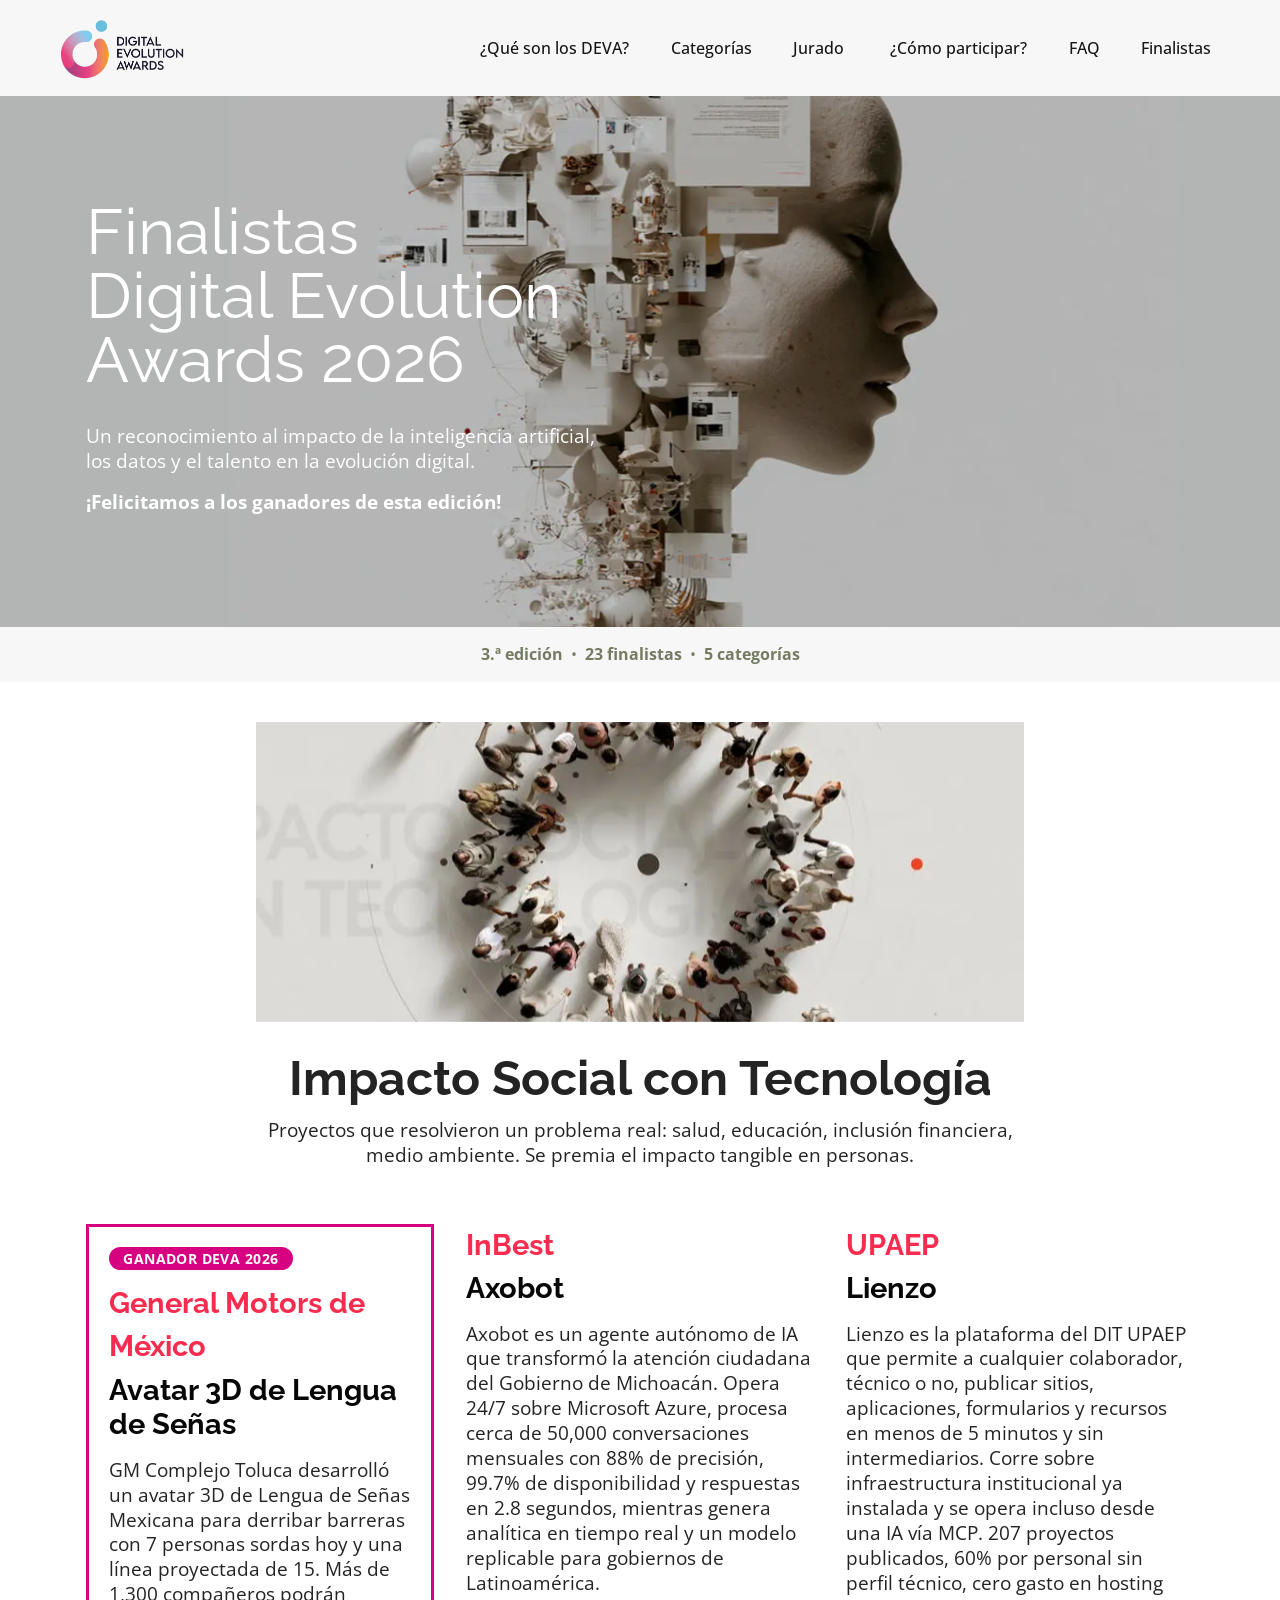
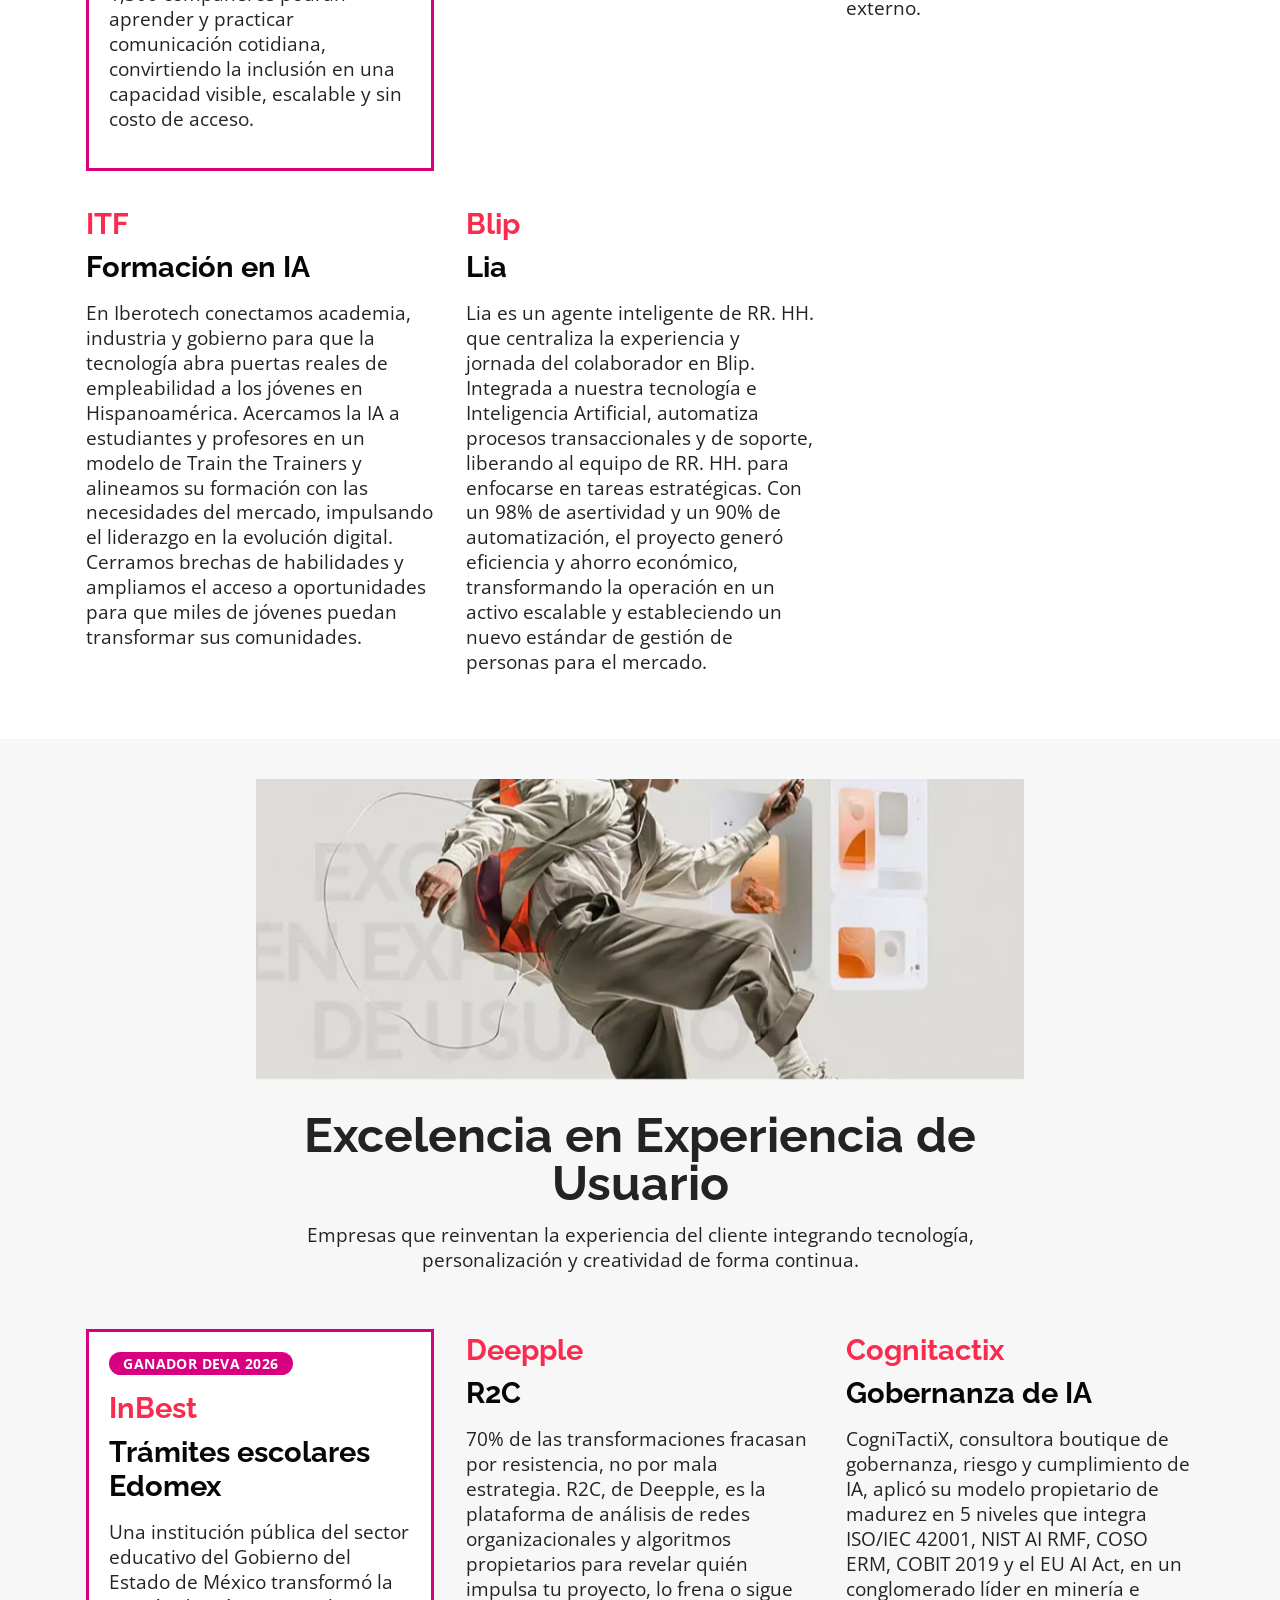
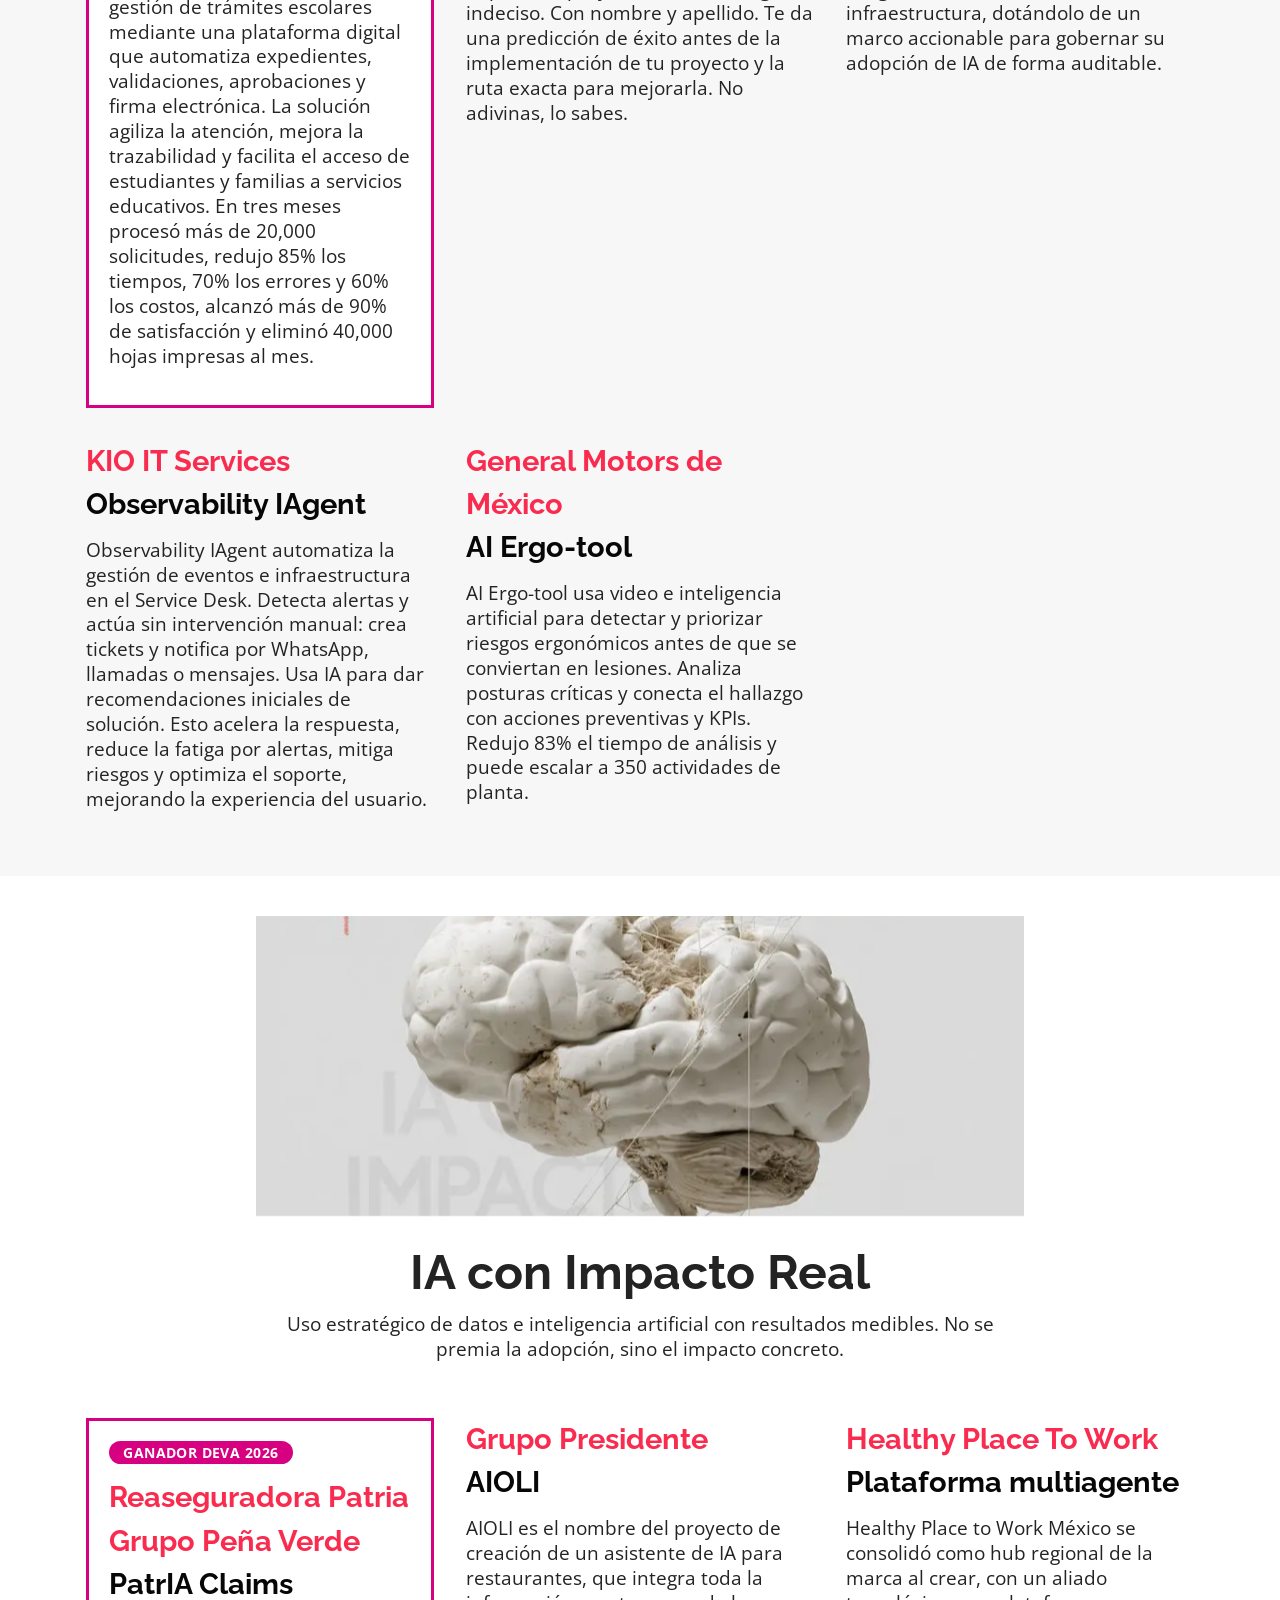
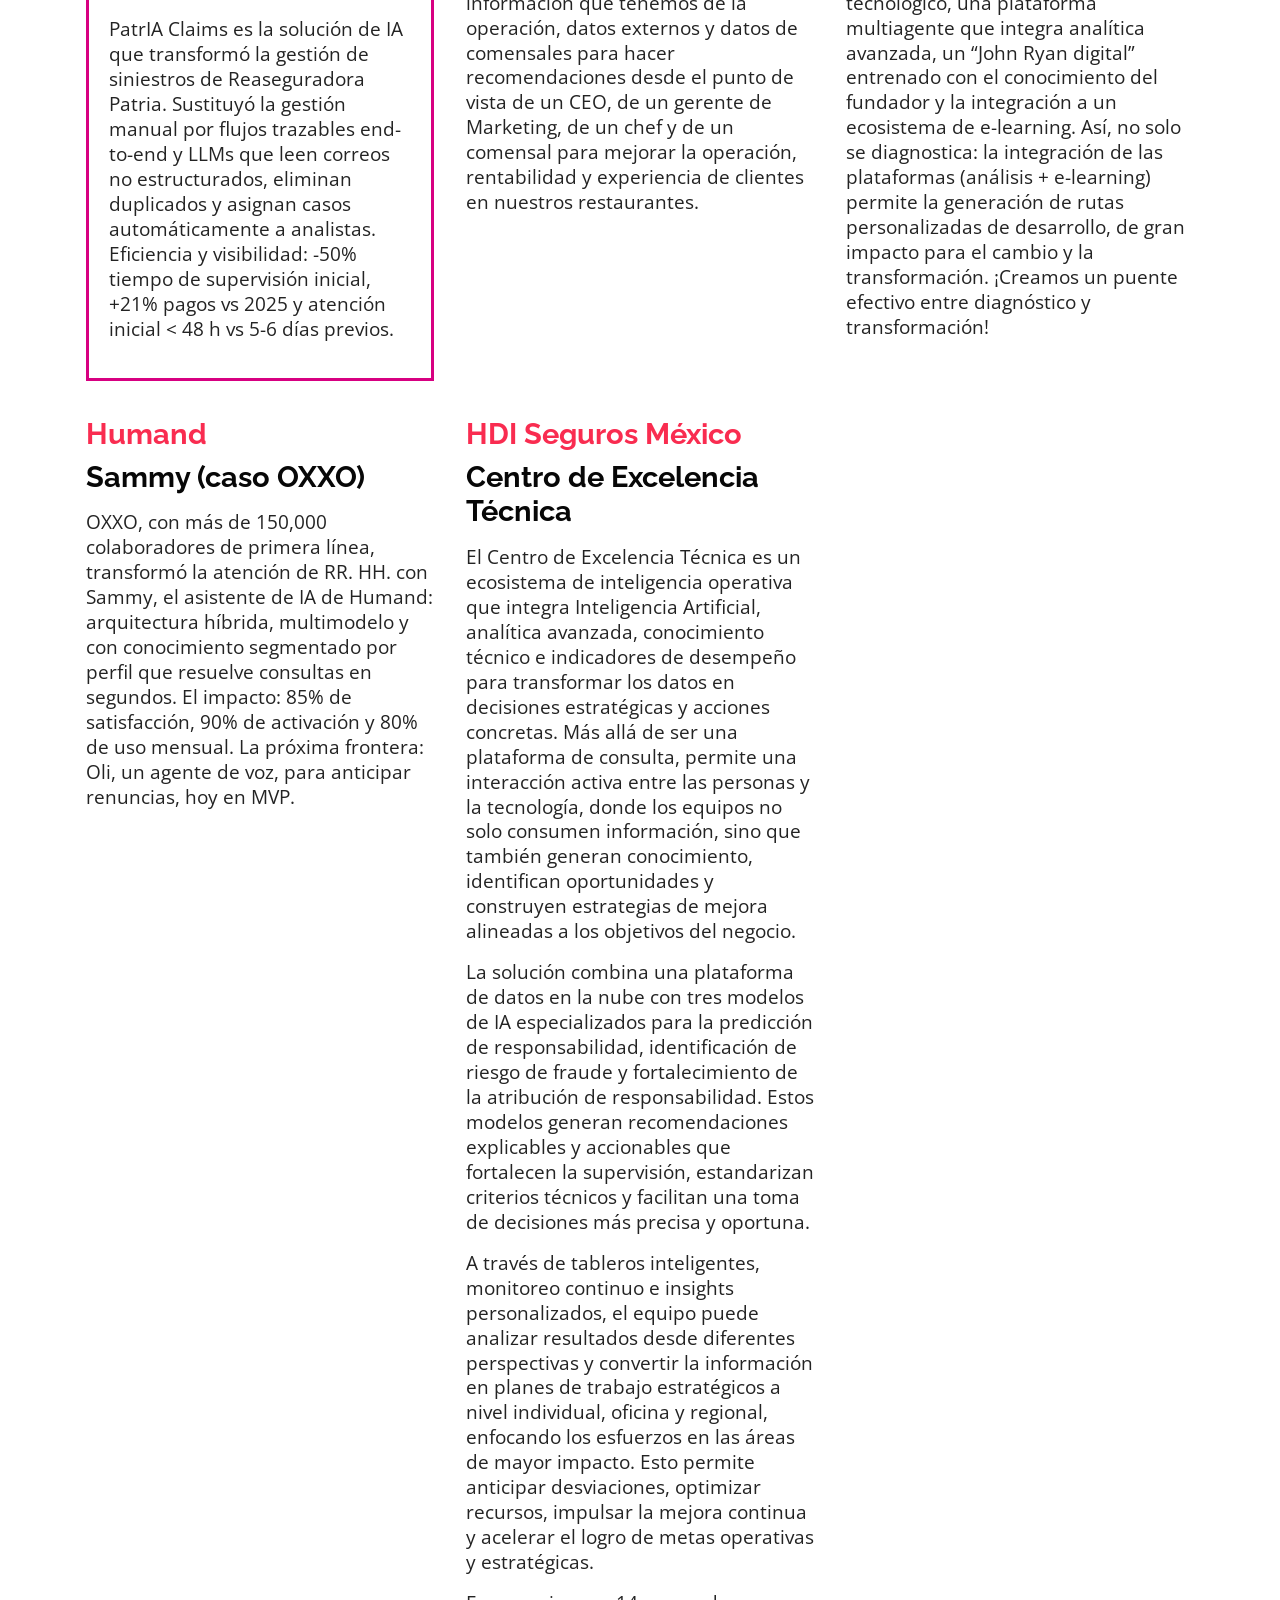
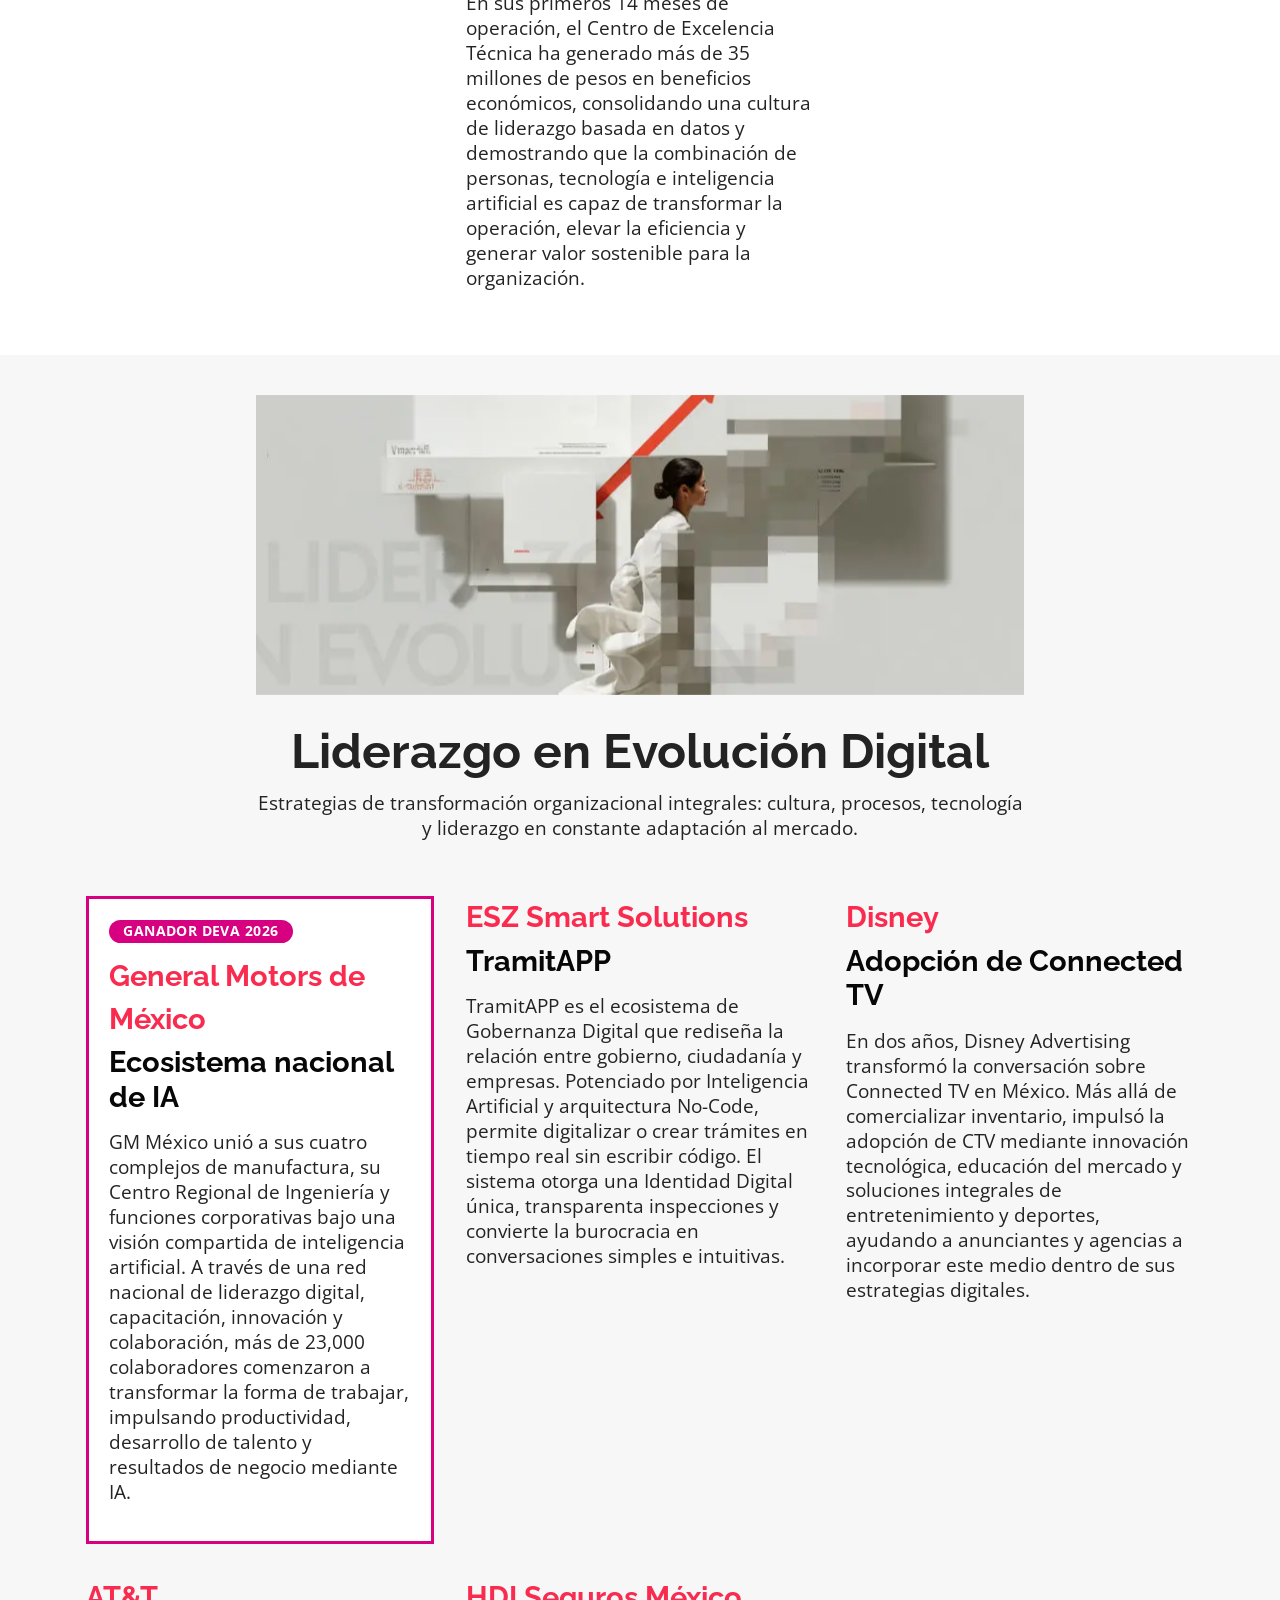
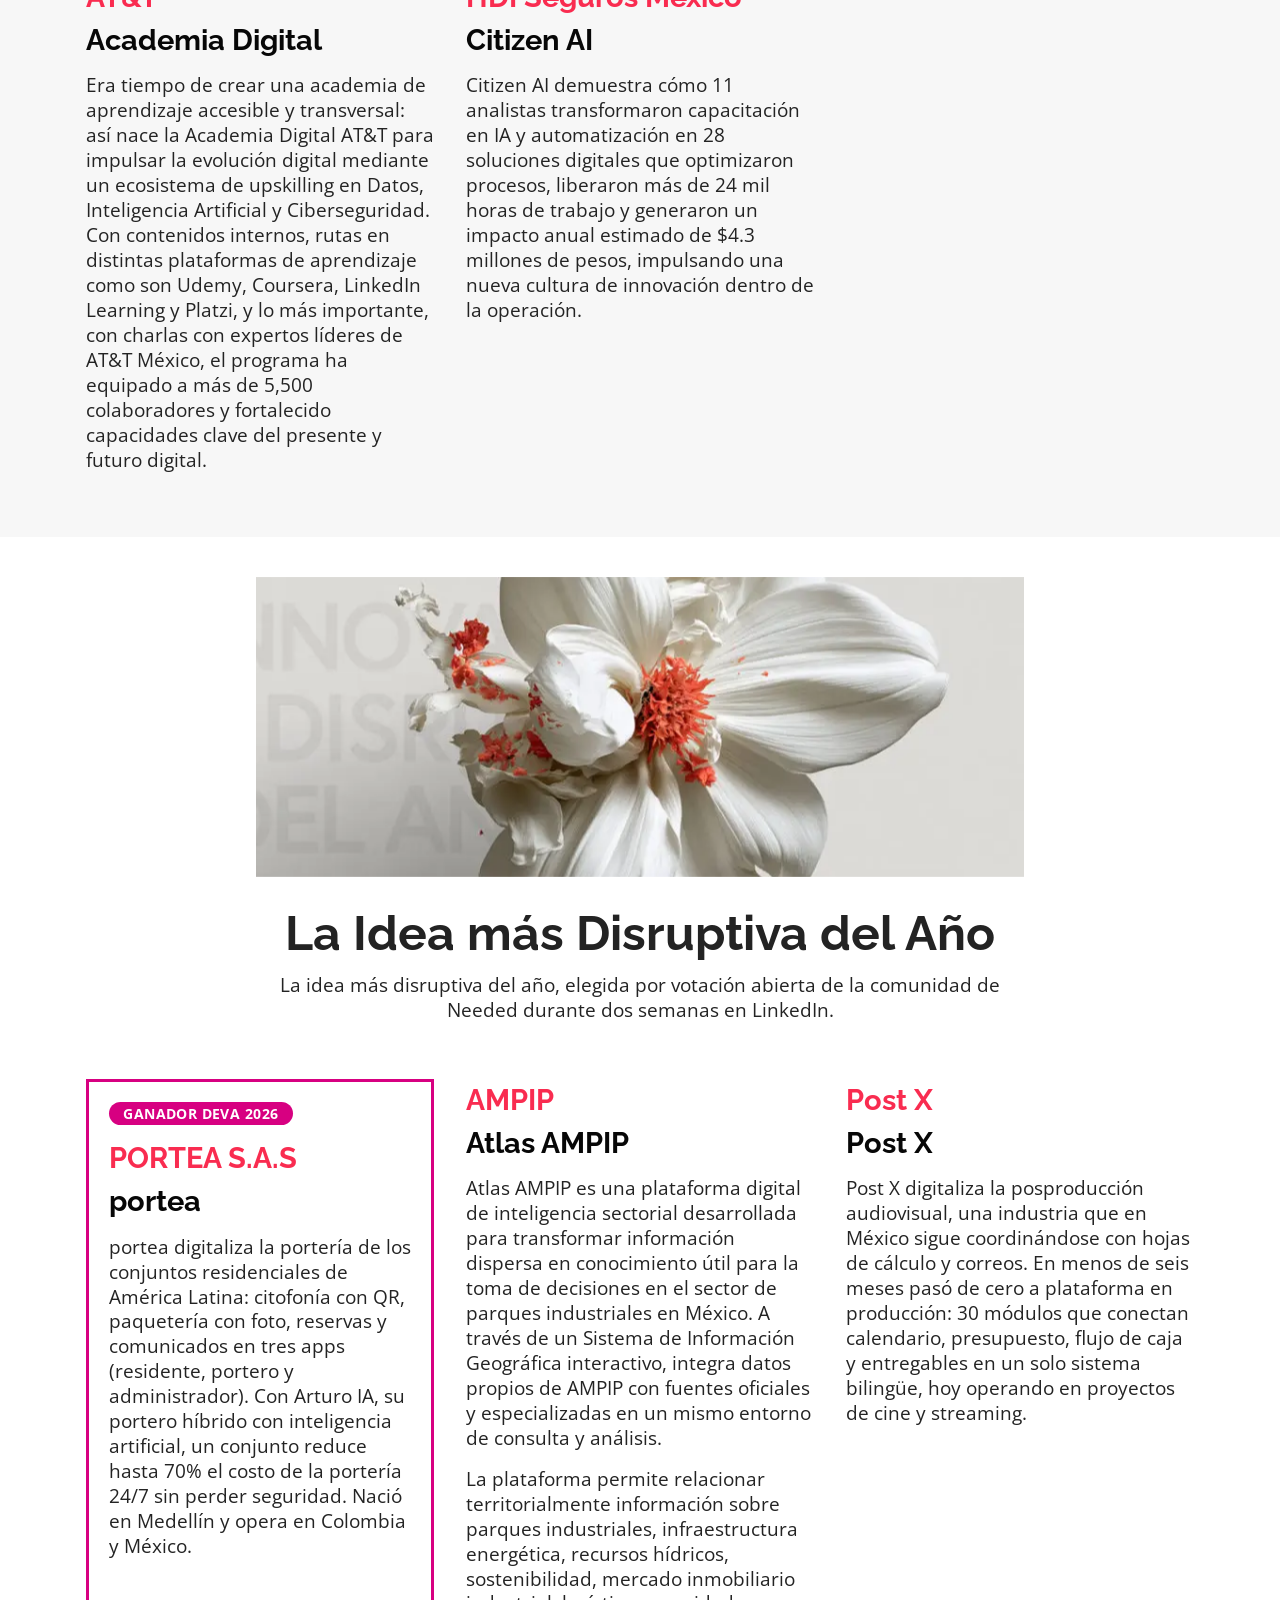
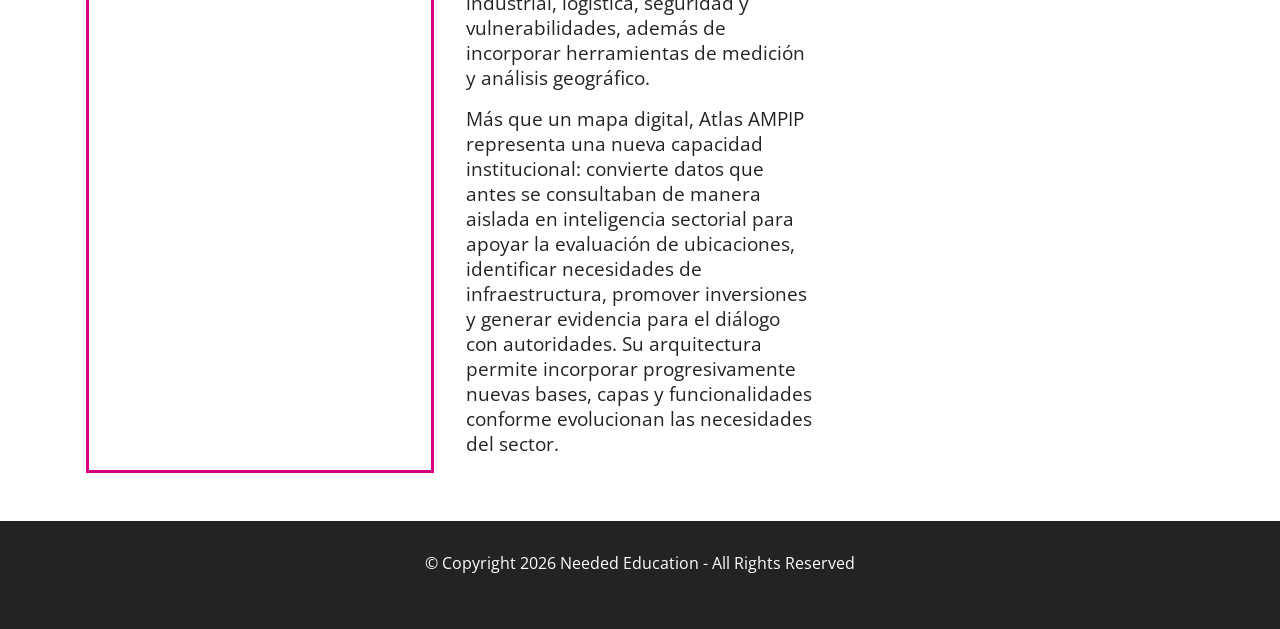
<file: finalistas.html>
<!DOCTYPE html>
<html lang="es-MX">
<head>
  <!-- Site made with Mobirise Website Builder v5.9.4, https://mobirise.com -->
  <meta charset="UTF-8">
  <meta http-equiv="X-UA-Compatible" content="IE=edge">
  <meta name="generator" content="Mobirise v5.9.4, mobirise.com">
  <meta name="viewport" content="width=device-width, initial-scale=1, minimum-scale=1">
  <link rel="shortcut icon" href="assets/images/nevo-isologo2-1.png" type="image/x-icon">
  <meta name="description" content="Finalistas de los Digital Evolution Awards 2026. Un reconocimiento al impacto de la inteligencia artificial, los datos y el talento en la evolución digital.">
  
  
  <title>Finalistas | Digital Evolution Awards 2026</title>
  <link rel="stylesheet" href="assets/web/assets/mobirise-icons2/mobirise2.css">
  <link rel="stylesheet" href="assets/bootstrap/css/bootstrap.min.css">
  <link rel="stylesheet" href="assets/bootstrap/css/bootstrap-grid.min.css">
  <link rel="stylesheet" href="assets/bootstrap/css/bootstrap-reboot.min.css">
  <link rel="stylesheet" href="assets/parallax/jarallax.css">
  <link rel="stylesheet" href="assets/animatecss/animate.css">
  <link rel="stylesheet" href="assets/dropdown/css/style.css">
  <link rel="stylesheet" href="assets/socicon/css/styles.css">
  <link rel="stylesheet" href="assets/theme/css/style.css">
  <link rel="preload" href="https://fonts.googleapis.com/css?family=Raleway:100,200,300,400,500,600,700,800,900,100i,200i,300i,400i,500i,600i,700i,800i,900i&display=swap" as="style" onload="this.onload=null;this.rel='stylesheet'">
  <noscript><link rel="stylesheet" href="https://fonts.googleapis.com/css?family=Raleway:100,200,300,400,500,600,700,800,900,100i,200i,300i,400i,500i,600i,700i,800i,900i&display=swap"></noscript>
  <link rel="preload" href="https://fonts.googleapis.com/css?family=Open+Sans:300,400,500,600,700,800,300i,400i,500i,600i,700i,800i&display=swap" as="style" onload="this.onload=null;this.rel='stylesheet'">
  <noscript><link rel="stylesheet" href="https://fonts.googleapis.com/css?family=Open+Sans:300,400,500,600,700,800,300i,400i,500i,600i,700i,800i&display=swap"></noscript>
  <link rel="preload" as="style" href="assets/mobirise/css/mbr-additional.css"><link rel="stylesheet" href="assets/mobirise/css/mbr-additional.css" type="text/css">

  
  
  


  <style>
    /* Ajustes de la pagina de finalistas, alineados al CSS del sitio */
    .people3 .content-head img{border-radius:4px}
    .people3 .content-head{margin-bottom:.5rem;padding-top:2.5rem}
    .people3 .seccion-alt,
    section.seccion-alt{background-color:#f7f7f7 !important}
    .people3 .row[data-shuffle]{align-items:stretch}
    .people3 .row[data-shuffle] .item-wrapper{height:100%}
    .people3 .item-title{margin-bottom:.25rem !important}
    @media (max-width:991px){.people3 .content-head img{height:220px}}
    /* Ganadores DEVA 2026 */
    .people3 .item.ganador .item-wrapper{border:3px solid #d70081;padding:1.25rem;background:#fff}
    .people3 .ganador-badge{display:inline-block;margin-bottom:.75rem;padding:.3rem .9rem;border-radius:2rem;background:#d70081;color:#fff;font-family:'Open Sans',sans-serif;font-size:.85rem;font-weight:700;letter-spacing:.03em;text-transform:uppercase}
  </style>
</head>
<body>
  
  <section data-bs-version="5.1" class="inspirem5 menu menu1 cid-vnY2BeXKQJ" once="menu" id="menu01-74">
    

    <nav class="navbar navbar-dropdown navbar-expand-lg">
        <div class="container-fluid">
            <div class="navbar-brand">
                <span class="navbar-logo">
                    <a href="https://needed.education/" target="_blank">
                        <img src="assets/images/isolog-deva-2-301x150.webp" alt="evento AI" style="height: 4.7rem;">
                    </a>
                </span>
                
            </div>
            <button class="navbar-toggler" type="button" data-toggle="collapse" data-bs-toggle="collapse" data-target="#navbarSupportedContent" data-bs-target="#navbarSupportedContent" aria-controls="navbarNavAltMarkup" aria-expanded="false" aria-label="Toggle navigation">
                <div class="hamburger">
                    <span></span>
                    <span></span>
                    <span></span>
                    <span></span>
                </div>
            </button>
            <div class="collapse navbar-collapse" id="navbarSupportedContent">
                <ul class="navbar-nav nav-dropdown" data-app-modern-menu="true"><li class="nav-item"><a class="nav-link link text-danger display-4" href="index.html#title02-70">¿Qué son los DEVA?</a></li><li class="nav-item"><a class="nav-link link text-danger display-4" href="index.html#people03-6o">Categorías</a></li><li class="nav-item"><a class="nav-link link text-danger display-4" href="index.html#features03-6u">Jurado&nbsp;</a></li><li class="nav-item"><a class="nav-link link text-danger display-4" href="index.html#steps1-6b">¿Cómo participar?</a></li><li class="nav-item"><a class="nav-link link text-danger display-4" href="index.html#article02-6c">FAQ</a></li><li class="nav-item"><a class="nav-link link text-danger display-4" href="finalistas.html" aria-current="page">Finalistas</a></li></ul>
            </div>
        </div>
    </nav>
</section>

<section data-bs-version="5.1" class="header10 cid-vjMR1dSwaT mbr-parallax-background" id="header10-6n">
  <div class="mbr-overlay"></div>
  <div class="container">
    <div class="row">
      <div class="content-wrap col-12 col-md-6">
        <h1 class="mbr-section-title mbr-fonts-style mbr-white mb-4 display-1">Finalistas<div>Digital Evolution</div><div>Awards 2026</div></h1>
        <h2 class="mbr-section-title mbr-fonts-style mbr-white mb-4 display-7">Un reconocimiento al impacto de la inteligencia artificial, <br>los datos y el talento en la evolución digital.<div class="ganadores-hero"><strong>¡Felicitamos a los ganadores de esta edición!</strong></div></h2>
      </div>
    </div>
  </div>
</section>

<section data-bs-version="5.1" class="cid-vnXNURj9Ns" id="finalistas-resumen">
    <div class="container align-center">
        <div class="row justify-content-md-start justify-content-md-center">
            <div class="col-sm-12 col-md-10 col-lg-7">
                <p class="mbr-text align-center mbr-fonts-style display-4"><strong>3.&ordf; edici&oacute;n</strong>&nbsp; &bull; &nbsp;<strong>23 finalistas</strong>&nbsp; &bull; &nbsp;<strong>5 categor&iacute;as</strong></p>
            </div>
        </div>
    </div>
</section>

<section data-bs-version="5.1" class="people3 cid-vnXFMoP5hF" id="impacto-social">
	<div class="container">
		<div class="row justify-content-center">
			<div class="content-head align-center">
				<img src="assets/images/impacto-deva-816x816.webp" alt="Impacto Social con Tecnología" title="" class="mb-4">
				<h3 class="mbr-section-title mbr-fonts-style mb-3 display-2"><strong>Impacto Social con Tecnología</strong></h3>
				<p class="mbr-text mbr-fonts-style display-7">Proyectos que resolvieron un problema real: salud, educación, inclusión financiera, medio ambiente. Se premia el impacto tangible en personas.</p>
			</div>
		</div>
		<div class="row" data-shuffle>
			<div class="item features-image col-12 col-md-6 col-lg-4">
				<div class="item-wrapper">
					<div class="item-content align-left">
						<h5 class="item-title mbr-fonts-style mb-3 display-5"><strong>InBest</strong></h5><h6 class="item-subtitle mbr-fonts-style mb-3 display-5"><strong>Axobot</strong></h6>
						<p class="mbr-text mbr-fonts-style mt-3 display-7">Axobot es un agente autónomo de IA que transformó la atención ciudadana del Gobierno de Michoacán. Opera 24/7 sobre Microsoft Azure, procesa cerca de 50,000 conversaciones mensuales con 88% de precisión, 99.7% de disponibilidad y respuestas en 2.8 segundos, mientras genera analítica en tiempo real y un modelo replicable para gobiernos de Latinoamérica.</p>
					</div>
				</div>
			</div>
			<div class="item features-image col-12 col-md-6 col-lg-4">
				<div class="item-wrapper">
					<div class="item-content align-left">
						<h5 class="item-title mbr-fonts-style mb-3 display-5"><strong>UPAEP</strong></h5><h6 class="item-subtitle mbr-fonts-style mb-3 display-5"><strong>Lienzo</strong></h6>
						<p class="mbr-text mbr-fonts-style mt-3 display-7">Lienzo es la plataforma del DIT UPAEP que permite a cualquier colaborador, técnico o no, publicar sitios, aplicaciones, formularios y recursos en menos de 5 minutos y sin intermediarios. Corre sobre infraestructura institucional ya instalada y se opera incluso desde una IA vía MCP. 207 proyectos publicados, 60% por personal sin perfil técnico, cero gasto en hosting externo.</p>
					</div>
				</div>
			</div>
			<div class="item features-image col-12 col-md-6 col-lg-4">
				<div class="item-wrapper">
					<div class="item-content align-left">
						<h5 class="item-title mbr-fonts-style mb-3 display-5"><strong>ITF</strong></h5><h6 class="item-subtitle mbr-fonts-style mb-3 display-5"><strong>Formación en IA</strong></h6>
						<p class="mbr-text mbr-fonts-style mt-3 display-7">En Iberotech conectamos academia, industria y gobierno para que la tecnología abra puertas reales de empleabilidad a los jóvenes en Hispanoamérica. Acercamos la IA a estudiantes y profesores en un modelo de Train the Trainers y alineamos su formación con las necesidades del mercado, impulsando el liderazgo en la evolución digital. Cerramos brechas de habilidades y ampliamos el acceso a oportunidades para que miles de jóvenes puedan transformar sus comunidades.</p>
					</div>
				</div>
			</div>
			<div class="item features-image col-12 col-md-6 col-lg-4">
				<div class="item-wrapper">
					<div class="item-content align-left">
						<h5 class="item-title mbr-fonts-style mb-3 display-5"><strong>Blip</strong></h5><h6 class="item-subtitle mbr-fonts-style mb-3 display-5"><strong>Lia</strong></h6>
						<p class="mbr-text mbr-fonts-style mt-3 display-7">Lia es un agente inteligente de RR. HH. que centraliza la experiencia y jornada del colaborador en Blip. Integrada a nuestra tecnología e Inteligencia Artificial, automatiza procesos transaccionales y de soporte, liberando al equipo de RR. HH. para enfocarse en tareas estratégicas. Con un 98% de asertividad y un 90% de automatización, el proyecto generó eficiencia y ahorro económico, transformando la operación en un activo escalable y estableciendo un nuevo estándar de gestión de personas para el mercado.</p>
					</div>
				</div>
			</div>
			<div class="item features-image col-12 col-md-6 col-lg-4 ganador">
				<div class="item-wrapper">
					<div class="item-content align-left">
						<span class="ganador-badge">Ganador DEVA 2026</span><h5 class="item-title mbr-fonts-style mb-3 display-5"><strong>General Motors de México</strong></h5><h6 class="item-subtitle mbr-fonts-style mb-3 display-5"><strong>Avatar 3D de Lengua de Señas</strong></h6>
						<p class="mbr-text mbr-fonts-style mt-3 display-7">GM Complejo Toluca desarrolló un avatar 3D de Lengua de Señas Mexicana para derribar barreras con 7 personas sordas hoy y una línea proyectada de 15. Más de 1,300 compañeros podrán aprender y practicar comunicación cotidiana, convirtiendo la inclusión en una capacidad visible, escalable y sin costo de acceso.</p>
					</div>
				</div>
			</div>
		</div>
	</div>
</section>
<section data-bs-version="5.1" class="people3 cid-vnXFMoP5hF seccion-alt" id="experiencia-usuario">
	<div class="container">
		<div class="row justify-content-center">
			<div class="content-head align-center">
				<img src="assets/images/exp-usuario-deva-816x816.webp" alt="Excelencia en Experiencia de Usuario" title="" class="mb-4">
				<h3 class="mbr-section-title mbr-fonts-style mb-3 display-2"><strong>Excelencia en Experiencia de Usuario</strong></h3>
				<p class="mbr-text mbr-fonts-style display-7">Empresas que reinventan la experiencia del cliente integrando tecnología, personalización y creatividad de forma continua.</p>
			</div>
		</div>
		<div class="row" data-shuffle>
			<div class="item features-image col-12 col-md-6 col-lg-4 ganador">
				<div class="item-wrapper">
					<div class="item-content align-left">
						<span class="ganador-badge">Ganador DEVA 2026</span><h5 class="item-title mbr-fonts-style mb-3 display-5"><strong>InBest</strong></h5><h6 class="item-subtitle mbr-fonts-style mb-3 display-5"><strong>Trámites escolares Edomex</strong></h6>
						<p class="mbr-text mbr-fonts-style mt-3 display-7">Una institución pública del sector educativo del Gobierno del Estado de México transformó la gestión de trámites escolares mediante una plataforma digital que automatiza expedientes, validaciones, aprobaciones y firma electrónica. La solución agiliza la atención, mejora la trazabilidad y facilita el acceso de estudiantes y familias a servicios educativos. En tres meses procesó más de 20,000 solicitudes, redujo 85% los tiempos, 70% los errores y 60% los costos, alcanzó más de 90% de satisfacción y eliminó 40,000 hojas impresas al mes.</p>
					</div>
				</div>
			</div>
			<div class="item features-image col-12 col-md-6 col-lg-4">
				<div class="item-wrapper">
					<div class="item-content align-left">
						<h5 class="item-title mbr-fonts-style mb-3 display-5"><strong>Cognitactix</strong></h5><h6 class="item-subtitle mbr-fonts-style mb-3 display-5"><strong>Gobernanza de IA</strong></h6>
						<p class="mbr-text mbr-fonts-style mt-3 display-7">CogniTactiX, consultora boutique de gobernanza, riesgo y cumplimiento de IA, aplicó su modelo propietario de madurez en 5 niveles que integra ISO/IEC 42001, NIST AI RMF, COSO ERM, COBIT 2019 y el EU AI Act, en un conglomerado líder en minería e infraestructura, dotándolo de un marco accionable para gobernar su adopción de IA de forma auditable.</p>
					</div>
				</div>
			</div>
			<div class="item features-image col-12 col-md-6 col-lg-4">
				<div class="item-wrapper">
					<div class="item-content align-left">
						<h5 class="item-title mbr-fonts-style mb-3 display-5"><strong>KIO IT Services</strong></h5><h6 class="item-subtitle mbr-fonts-style mb-3 display-5"><strong>Observability IAgent</strong></h6>
						<p class="mbr-text mbr-fonts-style mt-3 display-7">Observability IAgent automatiza la gestión de eventos e infraestructura en el Service Desk. Detecta alertas y actúa sin intervención manual: crea tickets y notifica por WhatsApp, llamadas o mensajes. Usa IA para dar recomendaciones iniciales de solución. Esto acelera la respuesta, reduce la fatiga por alertas, mitiga riesgos y optimiza el soporte, mejorando la experiencia del usuario.</p>
					</div>
				</div>
			</div>
			<div class="item features-image col-12 col-md-6 col-lg-4">
				<div class="item-wrapper">
					<div class="item-content align-left">
						<h5 class="item-title mbr-fonts-style mb-3 display-5"><strong>General Motors de México</strong></h5><h6 class="item-subtitle mbr-fonts-style mb-3 display-5"><strong>AI Ergo-tool</strong></h6>
						<p class="mbr-text mbr-fonts-style mt-3 display-7">AI Ergo-tool usa video e inteligencia artificial para detectar y priorizar riesgos ergonómicos antes de que se conviertan en lesiones. Analiza posturas críticas y conecta el hallazgo con acciones preventivas y KPIs. Redujo 83% el tiempo de análisis y puede escalar a 350 actividades de planta.</p>
					</div>
				</div>
			</div>
			<div class="item features-image col-12 col-md-6 col-lg-4">
				<div class="item-wrapper">
					<div class="item-content align-left">
						<h5 class="item-title mbr-fonts-style mb-3 display-5"><strong>Deepple</strong></h5><h6 class="item-subtitle mbr-fonts-style mb-3 display-5"><strong>R2C</strong></h6>
						<p class="mbr-text mbr-fonts-style mt-3 display-7">70% de las transformaciones fracasan por resistencia, no por mala estrategia. R2C, de Deepple, es la plataforma de análisis de redes organizacionales y algoritmos propietarios para revelar quién impulsa tu proyecto, lo frena o sigue indeciso. Con nombre y apellido. Te da una predicción de éxito antes de la implementación de tu proyecto y la ruta exacta para mejorarla. No adivinas, lo sabes.</p>
					</div>
				</div>
			</div>
		</div>
	</div>
</section>
<section data-bs-version="5.1" class="people3 cid-vnXFMoP5hF" id="ia-impacto-real">
	<div class="container">
		<div class="row justify-content-center">
			<div class="content-head align-center">
				<img src="assets/images/ia-deva-816x816.webp" alt="IA con Impacto Real" title="" class="mb-4">
				<h3 class="mbr-section-title mbr-fonts-style mb-3 display-2"><strong>IA con Impacto Real</strong></h3>
				<p class="mbr-text mbr-fonts-style display-7">Uso estratégico de datos e inteligencia artificial con resultados medibles. No se premia la adopción, sino el impacto concreto.</p>
			</div>
		</div>
		<div class="row" data-shuffle>
			<div class="item features-image col-12 col-md-6 col-lg-4">
				<div class="item-wrapper">
					<div class="item-content align-left">
						<h5 class="item-title mbr-fonts-style mb-3 display-5"><strong>Humand</strong></h5><h6 class="item-subtitle mbr-fonts-style mb-3 display-5"><strong>Sammy (caso OXXO)</strong></h6>
						<p class="mbr-text mbr-fonts-style mt-3 display-7">OXXO, con más de 150,000 colaboradores de primera línea, transformó la atención de RR. HH. con Sammy, el asistente de IA de Humand: arquitectura híbrida, multimodelo y con conocimiento segmentado por perfil que resuelve consultas en segundos. El impacto: 85% de satisfacción, 90% de activación y 80% de uso mensual. La próxima frontera: Oli, un agente de voz, para anticipar renuncias, hoy en MVP.</p>
					</div>
				</div>
			</div>
			<div class="item features-image col-12 col-md-6 col-lg-4">
				<div class="item-wrapper">
					<div class="item-content align-left">
						<h5 class="item-title mbr-fonts-style mb-3 display-5"><strong>HDI Seguros México</strong></h5><h6 class="item-subtitle mbr-fonts-style mb-3 display-5"><strong>Centro de Excelencia Técnica</strong></h6>
						<p class="mbr-text mbr-fonts-style mt-3 display-7">El Centro de Excelencia Técnica es un ecosistema de inteligencia operativa que integra Inteligencia Artificial, analítica avanzada, conocimiento técnico e indicadores de desempeño para transformar los datos en decisiones estratégicas y acciones concretas. Más allá de ser una plataforma de consulta, permite una interacción activa entre las personas y la tecnología, donde los equipos no solo consumen información, sino que también generan conocimiento, identifican oportunidades y construyen estrategias de mejora alineadas a los objetivos del negocio.</p><p class="mbr-text mbr-fonts-style mt-3 display-7">La solución combina una plataforma de datos en la nube con tres modelos de IA especializados para la predicción de responsabilidad, identificación de riesgo de fraude y fortalecimiento de la atribución de responsabilidad. Estos modelos generan recomendaciones explicables y accionables que fortalecen la supervisión, estandarizan criterios técnicos y facilitan una toma de decisiones más precisa y oportuna.</p><p class="mbr-text mbr-fonts-style mt-3 display-7">A través de tableros inteligentes, monitoreo continuo e insights personalizados, el equipo puede analizar resultados desde diferentes perspectivas y convertir la información en planes de trabajo estratégicos a nivel individual, oficina y regional, enfocando los esfuerzos en las áreas de mayor impacto. Esto permite anticipar desviaciones, optimizar recursos, impulsar la mejora continua y acelerar el logro de metas operativas y estratégicas.</p><p class="mbr-text mbr-fonts-style mt-3 display-7">En sus primeros 14 meses de operación, el Centro de Excelencia Técnica ha generado más de 35 millones de pesos en beneficios económicos, consolidando una cultura de liderazgo basada en datos y demostrando que la combinación de personas, tecnología e inteligencia artificial es capaz de transformar la operación, elevar la eficiencia y generar valor sostenible para la organización.</p>
					</div>
				</div>
			</div>
			<div class="item features-image col-12 col-md-6 col-lg-4 ganador">
				<div class="item-wrapper">
					<div class="item-content align-left">
						<span class="ganador-badge">Ganador DEVA 2026</span><h5 class="item-title mbr-fonts-style mb-3 display-5"><strong>Reaseguradora Patria Grupo Peña Verde</strong></h5><h6 class="item-subtitle mbr-fonts-style mb-3 display-5"><strong>PatrIA Claims</strong></h6>
						<p class="mbr-text mbr-fonts-style mt-3 display-7">PatrIA Claims es la solución de IA que transformó la gestión de siniestros de Reaseguradora Patria. Sustituyó la gestión manual por flujos trazables end-to-end y LLMs que leen correos no estructurados, eliminan duplicados y asignan casos automáticamente a analistas. Eficiencia y visibilidad: -50% tiempo de supervisión inicial, +21% pagos vs 2025 y atención inicial &lt; 48 h vs 5-6 días previos.</p>
					</div>
				</div>
			</div>
			<div class="item features-image col-12 col-md-6 col-lg-4">
				<div class="item-wrapper">
					<div class="item-content align-left">
						<h5 class="item-title mbr-fonts-style mb-3 display-5"><strong>Healthy Place To Work</strong></h5><h6 class="item-subtitle mbr-fonts-style mb-3 display-5"><strong>Plataforma multiagente</strong></h6>
						<p class="mbr-text mbr-fonts-style mt-3 display-7">Healthy Place to Work México se consolidó como hub regional de la marca al crear, con un aliado tecnológico, una plataforma multiagente que integra analítica avanzada, un “John Ryan digital” entrenado con el conocimiento del fundador y la integración a un ecosistema de e-learning. Así, no solo se diagnostica: la integración de las plataformas (análisis + e-learning) permite la generación de rutas personalizadas de desarrollo, de gran impacto para el cambio y la transformación. ¡Creamos un puente efectivo entre diagnóstico y transformación!</p>
					</div>
				</div>
			</div>
			<div class="item features-image col-12 col-md-6 col-lg-4">
				<div class="item-wrapper">
					<div class="item-content align-left">
						<h5 class="item-title mbr-fonts-style mb-3 display-5"><strong>Grupo Presidente</strong></h5><h6 class="item-subtitle mbr-fonts-style mb-3 display-5"><strong>AIOLI</strong></h6>
						<p class="mbr-text mbr-fonts-style mt-3 display-7">AIOLI es el nombre del proyecto de creación de un asistente de IA para restaurantes, que integra toda la información que tenemos de la operación, datos externos y datos de comensales para hacer recomendaciones desde el punto de vista de un CEO, de un gerente de Marketing, de un chef y de un comensal para mejorar la operación, rentabilidad y experiencia de clientes en nuestros restaurantes.</p>
					</div>
				</div>
			</div>
		</div>
	</div>
</section>
<section data-bs-version="5.1" class="people3 cid-vnXFMoP5hF seccion-alt" id="liderazgo-evolucion">
	<div class="container">
		<div class="row justify-content-center">
			<div class="content-head align-center">
				<img src="assets/images/liderazgo-deva-816x816.webp" alt="Liderazgo en Evolución Digital" title="" class="mb-4">
				<h3 class="mbr-section-title mbr-fonts-style mb-3 display-2"><strong>Liderazgo en Evolución Digital</strong></h3>
				<p class="mbr-text mbr-fonts-style display-7">Estrategias de transformación organizacional integrales: cultura, procesos, tecnología y liderazgo en constante adaptación al mercado.</p>
			</div>
		</div>
		<div class="row" data-shuffle>
			<div class="item features-image col-12 col-md-6 col-lg-4">
				<div class="item-wrapper">
					<div class="item-content align-left">
						<h5 class="item-title mbr-fonts-style mb-3 display-5"><strong>HDI Seguros México</strong></h5><h6 class="item-subtitle mbr-fonts-style mb-3 display-5"><strong>Citizen AI</strong></h6>
						<p class="mbr-text mbr-fonts-style mt-3 display-7">Citizen AI demuestra cómo 11 analistas transformaron capacitación en IA y automatización en 28 soluciones digitales que optimizaron procesos, liberaron más de 24 mil horas de trabajo y generaron un impacto anual estimado de $4.3 millones de pesos, impulsando una nueva cultura de innovación dentro de la operación.</p>
					</div>
				</div>
			</div>
			<div class="item features-image col-12 col-md-6 col-lg-4">
				<div class="item-wrapper">
					<div class="item-content align-left">
						<h5 class="item-title mbr-fonts-style mb-3 display-5"><strong>ESZ Smart Solutions</strong></h5><h6 class="item-subtitle mbr-fonts-style mb-3 display-5"><strong>TramitAPP</strong></h6>
						<p class="mbr-text mbr-fonts-style mt-3 display-7">TramitAPP es el ecosistema de Gobernanza Digital que rediseña la relación entre gobierno, ciudadanía y empresas. Potenciado por Inteligencia Artificial y arquitectura No-Code, permite digitalizar o crear trámites en tiempo real sin escribir código. El sistema otorga una Identidad Digital única, transparenta inspecciones y convierte la burocracia en conversaciones simples e intuitivas.</p>
					</div>
				</div>
			</div>
			<div class="item features-image col-12 col-md-6 col-lg-4">
				<div class="item-wrapper">
					<div class="item-content align-left">
						<h5 class="item-title mbr-fonts-style mb-3 display-5"><strong>Disney</strong></h5><h6 class="item-subtitle mbr-fonts-style mb-3 display-5"><strong>Adopción de Connected TV</strong></h6>
						<p class="mbr-text mbr-fonts-style mt-3 display-7">En dos años, Disney Advertising transformó la conversación sobre Connected TV en México. Más allá de comercializar inventario, impulsó la adopción de CTV mediante innovación tecnológica, educación del mercado y soluciones integrales de entretenimiento y deportes, ayudando a anunciantes y agencias a incorporar este medio dentro de sus estrategias digitales.</p>
					</div>
				</div>
			</div>
			<div class="item features-image col-12 col-md-6 col-lg-4 ganador">
				<div class="item-wrapper">
					<div class="item-content align-left">
						<span class="ganador-badge">Ganador DEVA 2026</span><h5 class="item-title mbr-fonts-style mb-3 display-5"><strong>General Motors de México</strong></h5><h6 class="item-subtitle mbr-fonts-style mb-3 display-5"><strong>Ecosistema nacional de IA</strong></h6>
						<p class="mbr-text mbr-fonts-style mt-3 display-7">GM México unió a sus cuatro complejos de manufactura, su Centro Regional de Ingeniería y funciones corporativas bajo una visión compartida de inteligencia artificial. A través de una red nacional de liderazgo digital, capacitación, innovación y colaboración, más de 23,000 colaboradores comenzaron a transformar la forma de trabajar, impulsando productividad, desarrollo de talento y resultados de negocio mediante IA.</p>
					</div>
				</div>
			</div>
			<div class="item features-image col-12 col-md-6 col-lg-4">
				<div class="item-wrapper">
					<div class="item-content align-left">
						<h5 class="item-title mbr-fonts-style mb-3 display-5"><strong>AT&amp;T</strong></h5><h6 class="item-subtitle mbr-fonts-style mb-3 display-5"><strong>Academia Digital</strong></h6>
						<p class="mbr-text mbr-fonts-style mt-3 display-7">Era tiempo de crear una academia de aprendizaje accesible y transversal: así nace la Academia Digital AT&amp;T para impulsar la evolución digital mediante un ecosistema de upskilling en Datos, Inteligencia Artificial y Ciberseguridad. Con contenidos internos, rutas en distintas plataformas de aprendizaje como son Udemy, Coursera, LinkedIn Learning y Platzi, y lo más importante, con charlas con expertos líderes de AT&amp;T México, el programa ha equipado a más de 5,500 colaboradores y fortalecido capacidades clave del presente y futuro digital.</p>
					</div>
				</div>
			</div>
		</div>
	</div>
</section>
<section data-bs-version="5.1" class="people3 cid-vnXFMoP5hF" id="idea-disruptiva">
	<div class="container">
		<div class="row justify-content-center">
			<div class="content-head align-center">
				<img src="assets/images/disrupcion-deva-816x816.webp" alt="La Idea más Disruptiva del Año" title="" class="mb-4">
				<h3 class="mbr-section-title mbr-fonts-style mb-3 display-2"><strong>La Idea más Disruptiva del Año</strong></h3>
				<p class="mbr-text mbr-fonts-style display-7">La idea más disruptiva del año, elegida por votaci&oacute;n abierta de la comunidad de Needed durante dos semanas en LinkedIn.</p>
			</div>
		</div>
		<div class="row" data-shuffle>
			<div class="item features-image col-12 col-md-6 col-lg-4">
				<div class="item-wrapper">
					<div class="item-content align-left">
						<h5 class="item-title mbr-fonts-style mb-3 display-5"><strong>Post X</strong></h5><h6 class="item-subtitle mbr-fonts-style mb-3 display-5"><strong>Post X</strong></h6>
						<p class="mbr-text mbr-fonts-style mt-3 display-7">Post X digitaliza la posproducción audiovisual, una industria que en México sigue coordinándose con hojas de cálculo y correos. En menos de seis meses pasó de cero a plataforma en producción: 30 módulos que conectan calendario, presupuesto, flujo de caja y entregables en un solo sistema bilingüe, hoy operando en proyectos de cine y streaming.</p>
					</div>
				</div>
			</div>
			<div class="item features-image col-12 col-md-6 col-lg-4 ganador">
				<div class="item-wrapper">
					<div class="item-content align-left">
						<span class="ganador-badge">Ganador DEVA 2026</span><h5 class="item-title mbr-fonts-style mb-3 display-5"><strong>PORTEA S.A.S</strong></h5><h6 class="item-subtitle mbr-fonts-style mb-3 display-5"><strong>portea</strong></h6>
						<p class="mbr-text mbr-fonts-style mt-3 display-7">portea digitaliza la portería de los conjuntos residenciales de América Latina: citofonía con QR, paquetería con foto, reservas y comunicados en tres apps (residente, portero y administrador). Con Arturo IA, su portero híbrido con inteligencia artificial, un conjunto reduce hasta 70% el costo de la portería 24/7 sin perder seguridad. Nació en Medellín y opera en Colombia y México.</p>
					</div>
				</div>
			</div>
			<div class="item features-image col-12 col-md-6 col-lg-4">
				<div class="item-wrapper">
					<div class="item-content align-left">
						<h5 class="item-title mbr-fonts-style mb-3 display-5"><strong>AMPIP</strong></h5><h6 class="item-subtitle mbr-fonts-style mb-3 display-5"><strong>Atlas AMPIP</strong></h6>
						<p class="mbr-text mbr-fonts-style mt-3 display-7">Atlas AMPIP es una plataforma digital de inteligencia sectorial desarrollada para transformar información dispersa en conocimiento útil para la toma de decisiones en el sector de parques industriales en México. A través de un Sistema de Información Geográfica interactivo, integra datos propios de AMPIP con fuentes oficiales y especializadas en un mismo entorno de consulta y análisis.</p><p class="mbr-text mbr-fonts-style mt-3 display-7">La plataforma permite relacionar territorialmente información sobre parques industriales, infraestructura energética, recursos hídricos, sostenibilidad, mercado inmobiliario industrial, logística, seguridad y vulnerabilidades, además de incorporar herramientas de medición y análisis geográfico.</p><p class="mbr-text mbr-fonts-style mt-3 display-7">Más que un mapa digital, Atlas AMPIP representa una nueva capacidad institucional: convierte datos que antes se consultaban de manera aislada en inteligencia sectorial para apoyar la evaluación de ubicaciones, identificar necesidades de infraestructura, promover inversiones y generar evidencia para el diálogo con autoridades. Su arquitectura permite incorporar progresivamente nuevas bases, capas y funcionalidades conforme evolucionan las necesidades del sector.</p>
					</div>
				</div>
			</div>
		</div>
	</div>
</section>

<section data-bs-version="5.1" class="footer2 cid-tSYjXuB7K6" once="footers" id="footer02-o">

    
    
    <div class="container">
        <div class="media-container-row align-center mbr-white">
            <div class="col-12">
                <p class="mbr-text mb-0 mbr-fonts-style display-4">
                    © Copyright 2026 Needed Education - All Rights Reserved<br><br></p>
            </div>
        </div>
    </div>
</section>

<script src="assets/bootstrap/js/bootstrap.bundle.min.js"></script>
  <script src="assets/parallax/jarallax.js"></script>
  <script src="assets/smoothscroll/smooth-scroll.js"></script>
  <script src="assets/ytplayer/index.js"></script>
  <script src="assets/dropdown/js/navbar-dropdown.js"></script>
  <script src="assets/mbr-switch-arrow/mbr-switch-arrow.js"></script>
  <script src="assets/theme/js/script.js"></script>
  
  
  
  <input name="animation" type="hidden">
  
<script>
/* Orden aleatorio de los finalistas dentro de cada categoría, distinto en cada visita.
   El ganador de cada categoría siempre aparece primero.
   Sin JavaScript se muestra el orden aleatorio fijo del HTML. Para fijar el orden, borra este bloque. */
document.querySelectorAll('[data-shuffle]').forEach(function (box) {
  var items = Array.prototype.slice.call(box.children);
  for (var i = items.length - 1; i > 0; i--) {
    var j = Math.floor(Math.random() * (i + 1));
    var t = items[i]; items[i] = items[j]; items[j] = t;
  }
  items.sort(function (a, b) { return b.classList.contains('ganador') - a.classList.contains('ganador'); });
  items.forEach(function (el) { box.appendChild(el); });
});
</script>
  
  <input name="animation" type="hidden">
  </body>
</html>
</file>
<file: assets/web/assets/mobirise-icons2/mobirise2.css>
@font-face {
  font-family: 'Moririse2';
  font-display: swap;
  src:  url('mobirise2.eot?f2bix4');
  src:  url('mobirise2.eot?f2bix4#iefix') format('embedded-opentype'),
    url('mobirise2.ttf?f2bix4') format('truetype'),
    url('mobirise2.woff?f2bix4') format('woff'),
    url('mobirise2.svg?f2bix4#mobirise2') format('svg');
  font-weight: normal;
  font-style: normal;
}

[class^="mobi-"], [class*=" mobi-"] {
  /* use !important to prevent issues with browser extensions that change fonts */
  font-family: 'Moririse2' !important;
  speak: none;
  font-style: normal;
  font-weight: normal;
  font-variant: normal;
  text-transform: none;
  line-height: 1;

  /* Better Font Rendering =========== */
  -webkit-font-smoothing: antialiased;
  -moz-osx-font-smoothing: grayscale;
}

.mobi-mbri-add-submenu:before {
  content: "\e900";
}
.mobi-mbri-alert:before {
  content: "\e901";
}
.mobi-mbri-align-center:before {
  content: "\e902";
}
.mobi-mbri-align-justify:before {
  content: "\e903";
}
.mobi-mbri-align-left:before {
  content: "\e904";
}
.mobi-mbri-align-right:before {
  content: "\e905";
}
.mobi-mbri-android:before {
  content: "\e906";
}
.mobi-mbri-apple:before {
  content: "\e907";
}
.mobi-mbri-arrow-down:before {
  content: "\e908";
}
.mobi-mbri-arrow-next:before {
  content: "\e909";
}
.mobi-mbri-arrow-prev:before {
  content: "\e90a";
}
.mobi-mbri-arrow-up:before {
  content: "\e90b";
}
.mobi-mbri-bold:before {
  content: "\e90c";
}
.mobi-mbri-bookmark:before {
  content: "\e90d";
}
.mobi-mbri-bootstrap:before {
  content: "\e90e";
}
.mobi-mbri-briefcase:before {
  content: "\e90f";
}
.mobi-mbri-browse:before {
  content: "\e910";
}
.mobi-mbri-bulleted-list:before {
  content: "\e911";
}
.mobi-mbri-calendar:before {
  content: "\e912";
}
.mobi-mbri-camera:before {
  content: "\e913";
}
.mobi-mbri-cart-add:before {
  content: "\e914";
}
.mobi-mbri-cart-full:before {
  content: "\e915";
}
.mobi-mbri-cash:before {
  content: "\e916";
}
.mobi-mbri-change-style:before {
  content: "\e917";
}
.mobi-mbri-chat:before {
  content: "\e918";
}
.mobi-mbri-clock:before {
  content: "\e919";
}
.mobi-mbri-close:before {
  content: "\e91a";
}
.mobi-mbri-cloud:before {
  content: "\e91b";
}
.mobi-mbri-code:before {
  content: "\e91c";
}
.mobi-mbri-contact-form:before {
  content: "\e91d";
}
.mobi-mbri-credit-card:before {
  content: "\e91e";
}
.mobi-mbri-cursor-click:before {
  content: "\e91f";
}
.mobi-mbri-cust-feedback:before {
  content: "\e920";
}
.mobi-mbri-database:before {
  content: "\e921";
}
.mobi-mbri-delivery:before {
  content: "\e922";
}
.mobi-mbri-desktop:before {
  content: "\e923";
}
.mobi-mbri-devices:before {
  content: "\e924";
}
.mobi-mbri-down:before {
  content: "\e925";
}
.mobi-mbri-download-2:before {
  content: "\e926";
}
.mobi-mbri-download:before {
  content: "\e927";
}
.mobi-mbri-drag-n-drop-2:before {
  content: "\e928";
}
.mobi-mbri-drag-n-drop:before {
  content: "\e929";
}
.mobi-mbri-edit-2:before {
  content: "\e92a";
}
.mobi-mbri-edit:before {
  content: "\e92b";
}
.mobi-mbri-error:before {
  content: "\e92c";
}
.mobi-mbri-extension:before {
  content: "\e92d";
}
.mobi-mbri-features:before {
  content: "\e92e";
}
.mobi-mbri-file:before {
  content: "\e92f";
}
.mobi-mbri-flag:before {
  content: "\e930";
}
.mobi-mbri-folder:before {
  content: "\e931";
}
.mobi-mbri-gift:before {
  content: "\e932";
}
.mobi-mbri-github:before {
  content: "\e933";
}
.mobi-mbri-globe-2:before {
  content: "\e934";
}
.mobi-mbri-globe:before {
  content: "\e935";
}
.mobi-mbri-growing-chart:before {
  content: "\e936";
}
.mobi-mbri-hearth:before {
  content: "\e937";
}
.mobi-mbri-help:before {
  content: "\e938";
}
.mobi-mbri-home:before {
  content: "\e939";
}
.mobi-mbri-hot-cup:before {
  content: "\e93a";
}
.mobi-mbri-idea:before {
  content: "\e93b";
}
.mobi-mbri-image-gallery:before {
  content: "\e93c";
}
.mobi-mbri-image-slider:before {
  content: "\e93d";
}
.mobi-mbri-info:before {
  content: "\e93e";
}
.mobi-mbri-italic:before {
  content: "\e93f";
}
.mobi-mbri-key:before {
  content: "\e940";
}
.mobi-mbri-laptop:before {
  content: "\e941";
}
.mobi-mbri-layers:before {
  content: "\e942";
}
.mobi-mbri-left-right:before {
  content: "\e943";
}
.mobi-mbri-left:before {
  content: "\e944";
}
.mobi-mbri-letter:before {
  content: "\e945";
}
.mobi-mbri-like:before {
  content: "\e946";
}
.mobi-mbri-link:before {
  content: "\e947";
}
.mobi-mbri-lock:before {
  content: "\e948";
}
.mobi-mbri-login:before {
  content: "\e949";
}
.mobi-mbri-logout:before {
  content: "\e94a";
}
.mobi-mbri-magic-stick:before {
  content: "\e94b";
}
.mobi-mbri-map-pin:before {
  content: "\e94c";
}
.mobi-mbri-menu:before {
  content: "\e94d";
}
.mobi-mbri-mobile-2:before {
  content: "\e94e";
}
.mobi-mbri-mobile-horizontal:before {
  content: "\e94f";
}
.mobi-mbri-mobile:before {
  content: "\e950";
}
.mobi-mbri-mobirise:before {
  content: "\e951";
}
.mobi-mbri-more-horizontal:before {
  content: "\e952";
}
.mobi-mbri-more-vertical:before {
  content: "\e953";
}
.mobi-mbri-music:before {
  content: "\e954";
}
.mobi-mbri-new-file:before {
  content: "\e955";
}
.mobi-mbri-numbered-list:before {
  content: "\e956";
}
.mobi-mbri-opened-folder:before {
  content: "\e957";
}
.mobi-mbri-pages:before {
  content: "\e958";
}
.mobi-mbri-paper-plane:before {
  content: "\e959";
}
.mobi-mbri-paperclip:before {
  content: "\e95a";
}
.mobi-mbri-phone:before {
  content: "\e95b";
}
.mobi-mbri-photo:before {
  content: "\e95c";
}
.mobi-mbri-photos:before {
  content: "\e95d";
}
.mobi-mbri-pin:before {
  content: "\e95e";
}
.mobi-mbri-play:before {
  content: "\e95f";
}
.mobi-mbri-plus:before {
  content: "\e960";
}
.mobi-mbri-preview:before {
  content: "\e961";
}
.mobi-mbri-print:before {
  content: "\e962";
}
.mobi-mbri-protect:before {
  content: "\e963";
}
.mobi-mbri-question:before {
  content: "\e964";
}
.mobi-mbri-quote-left:before {
  content: "\e965";
}
.mobi-mbri-quote-right:before {
  content: "\e966";
}
.mobi-mbri-redo:before {
  content: "\e967";
}
.mobi-mbri-refresh:before {
  content: "\e968";
}
.mobi-mbri-responsive-2:before {
  content: "\e969";
}
.mobi-mbri-responsive:before {
  content: "\e96a";
}
.mobi-mbri-right:before {
  content: "\e96b";
}
.mobi-mbri-rocket:before {
  content: "\e96c";
}
.mobi-mbri-sad-face:before {
  content: "\e96d";
}
.mobi-mbri-sale:before {
  content: "\e96e";
}
.mobi-mbri-save:before {
  content: "\e96f";
}
.mobi-mbri-search:before {
  content: "\e970";
}
.mobi-mbri-setting-2:before {
  content: "\e971";
}
.mobi-mbri-setting-3:before {
  content: "\e972";
}
.mobi-mbri-setting:before {
  content: "\e973";
}
.mobi-mbri-share:before {
  content: "\e974";
}
.mobi-mbri-shopping-bag:before {
  content: "\e975";
}
.mobi-mbri-shopping-basket:before {
  content: "\e976";
}
.mobi-mbri-shopping-cart:before {
  content: "\e977";
}
.mobi-mbri-sites:before {
  content: "\e978";
}
.mobi-mbri-smile-face:before {
  content: "\e979";
}
.mobi-mbri-speed:before {
  content: "\e97a";
}
.mobi-mbri-star:before {
  content: "\e97b";
}
.mobi-mbri-success:before {
  content: "\e97c";
}
.mobi-mbri-sun:before {
  content: "\e97d";
}
.mobi-mbri-sun2:before {
  content: "\e97e";
}
.mobi-mbri-tablet-vertical:before {
  content: "\e97f";
}
.mobi-mbri-tablet:before {
  content: "\e980";
}
.mobi-mbri-target:before {
  content: "\e981";
}
.mobi-mbri-timer:before {
  content: "\e982";
}
.mobi-mbri-to-ftp:before {
  content: "\e983";
}
.mobi-mbri-to-local-drive:before {
  content: "\e984";
}
.mobi-mbri-touch-swipe:before {
  content: "\e985";
}
.mobi-mbri-touch:before {
  content: "\e986";
}
.mobi-mbri-trash:before {
  content: "\e987";
}
.mobi-mbri-underline:before {
  content: "\e988";
}
.mobi-mbri-undo:before {
  content: "\e989";
}
.mobi-mbri-unlink:before {
  content: "\e98a";
}
.mobi-mbri-unlock:before {
  content: "\e98b";
}
.mobi-mbri-up-down:before {
  content: "\e98c";
}
.mobi-mbri-up:before {
  content: "\e98d";
}
.mobi-mbri-update:before {
  content: "\e98e";
}
.mobi-mbri-upload-2:before {
  content: "\e98f";
}
.mobi-mbri-upload:before {
  content: "\e990";
}
.mobi-mbri-user-2:before {
  content: "\e991";
}
.mobi-mbri-user:before {
  content: "\e992";
}
.mobi-mbri-users:before {
  content: "\e993";
}
.mobi-mbri-video-play:before {
  content: "\e994";
}
.mobi-mbri-video:before {
  content: "\e995";
}
.mobi-mbri-watch:before {
  content: "\e996";
}
.mobi-mbri-website-theme-2:before {
  content: "\e997";
}
.mobi-mbri-website-theme:before {
  content: "\e998";
}
.mobi-mbri-wifi:before {
  content: "\e999";
}
.mobi-mbri-windows:before {
  content: "\e99a";
}
.mobi-mbri-zoom-in:before {
  content: "\e99b";
}
.mobi-mbri-zoom-out:before {
  content: "\e99c";
}
</file>
<file: assets/parallax/jarallax.css>
.jarallax {
    position: relative;
    z-index: 0;
}
.jarallax > .jarallax-img {
    position: absolute;
    object-fit: cover;
    /* support for plugin https://github.com/bfred-it/object-fit-images */
    font-family: 'object-fit: cover;';
    top: 0;
    left: 0;
    width: 100%;
    height: 100%;
    z-index: -1;
}
</file>
<file: assets/dropdown/css/style.css>
.navbar-dropdown {
  left: 0;
  padding: 0;
  position: absolute;
  right: 0;
  top: 0;
  transition: all 0.45s ease;
  z-index: 1030;
  background: #282828; }
  .navbar-dropdown .navbar-logo {
    margin-right: 0.8rem;
    transition: margin 0.3s ease-in-out;
    vertical-align: middle; }
    .navbar-dropdown .navbar-logo img {
      height: 3.125rem;
      transition: all 0.3s ease-in-out; }
    .navbar-dropdown .navbar-logo.mbr-iconfont {
      font-size: 3.125rem;
      line-height: 3.125rem; }
  .navbar-dropdown .navbar-caption {
    font-weight: 700;
    white-space: normal;
    vertical-align: -4px;
    line-height: 3.125rem !important; }
    .navbar-dropdown .navbar-caption, .navbar-dropdown .navbar-caption:hover {
      color: inherit;
      text-decoration: none; }
  .navbar-dropdown .mbr-iconfont + .navbar-caption {
    vertical-align: -1px; }
  .navbar-dropdown.navbar-fixed-top {
    position: fixed; }
  .navbar-dropdown .navbar-brand span {
    vertical-align: -4px; }
  .navbar-dropdown.bg-color.transparent {
    background: none; }
  .navbar-dropdown.navbar-short .navbar-brand {
    padding: 0.625rem 0; }
    .navbar-dropdown.navbar-short .navbar-brand span {
      vertical-align: -1px; }
  .navbar-dropdown.navbar-short .navbar-caption {
    line-height: 2.375rem !important;
    vertical-align: -2px; }
  .navbar-dropdown.navbar-short .navbar-logo {
    margin-right: 0.5rem; }
    .navbar-dropdown.navbar-short .navbar-logo img {
      height: 2.375rem; }
    .navbar-dropdown.navbar-short .navbar-logo.mbr-iconfont {
      font-size: 2.375rem;
      line-height: 2.375rem; }
  .navbar-dropdown.navbar-short .mbr-table-cell {
    height: 3.625rem; }
  .navbar-dropdown .navbar-close {
    left: 0.6875rem;
    position: fixed;
    top: 0.75rem;
    z-index: 1000; }
  .navbar-dropdown .hamburger-icon {
    content: "";
    display: inline-block;
    vertical-align: middle;
    width: 16px;
    -webkit-box-shadow: 0 -6px 0 1px #282828,0 0 0 1px #282828,0 6px 0 1px #282828;
    -moz-box-shadow: 0 -6px 0 1px #282828,0 0 0 1px #282828,0 6px 0 1px #282828;
    box-shadow: 0 -6px 0 1px #282828,0 0 0 1px #282828,0 6px 0 1px #282828; }

.dropdown-menu .dropdown-toggle[data-toggle="dropdown-submenu"]::after {
  border-bottom: 0.35em solid transparent;
  border-left: 0.35em solid;
  border-right: 0;
  border-top: 0.35em solid transparent;
  margin-left: 0.3rem; }

.dropdown-menu .dropdown-item:focus {
  outline: 0; }

.nav-dropdown {
  font-size: 0.75rem;
  font-weight: 500;
  height: auto !important; }
  .nav-dropdown .nav-btn {
    padding-left: 1rem; }
  .nav-dropdown .link {
    margin: .667em 1.667em;
    font-weight: 500;
    padding: 0;
    transition: color .2s ease-in-out; }
    .nav-dropdown .link.dropdown-toggle {
      margin-right: 2.583em; }
      .nav-dropdown .link.dropdown-toggle::after {
        margin-left: .25rem;
        border-top: 0.35em solid;
        border-right: 0.35em solid transparent;
        border-left: 0.35em solid transparent;
        border-bottom: 0; }
      .nav-dropdown .link.dropdown-toggle[aria-expanded="true"] {
        margin: 0;
        padding: 0.667em 3.263em  0.667em 1.667em; }
  .nav-dropdown .link::after,
  .nav-dropdown .dropdown-item::after {
    color: inherit; }
  .nav-dropdown .btn {
    font-size: 0.75rem;
    font-weight: 700;
    letter-spacing: 0;
    margin-bottom: 0;
    padding-left: 1.25rem;
    padding-right: 1.25rem; }
  .nav-dropdown .dropdown-menu {
    border-radius: 0;
    border: 0;
    left: 0;
    margin: 0;
    padding-bottom: 1.25rem;
    padding-top: 1.25rem;
    position: relative; }
  .nav-dropdown .dropdown-submenu {
    margin-left: 0.125rem;
    top: 0; }
  .nav-dropdown .dropdown-item {
    font-weight: 500;
    line-height: 2;
    padding: 0.3846em 4.615em 0.3846em 1.5385em;
    position: relative;
    transition: color .2s ease-in-out, background-color .2s ease-in-out; }
    .nav-dropdown .dropdown-item::after {
      margin-top: -0.3077em;
      position: absolute;
      right: 1.1538em;
      top: 50%; }
    .nav-dropdown .dropdown-item:focus, .nav-dropdown .dropdown-item:hover {
      background: none; }

@media (max-width: 767px) {
  .nav-dropdown.navbar-toggleable-sm {
    bottom: 0;
    display: none;
    left: 0;
    overflow-x: hidden;
    position: fixed;
    top: 0;
    transform: translateX(-100%);
    -ms-transform: translateX(-100%);
    -webkit-transform: translateX(-100%);
    width: 18.75rem;
    z-index: 999; } }
.nav-dropdown.navbar-toggleable-xl {
  bottom: 0;
  display: none;
  left: 0;
  overflow-x: hidden;
  position: fixed;
  top: 0;
  transform: translateX(-100%);
  -ms-transform: translateX(-100%);
  -webkit-transform: translateX(-100%);
  width: 18.75rem;
  z-index: 999; }

.nav-dropdown-sm {
  display: block !important;
  overflow-x: hidden;
  overflow: auto;
  padding-top: 3.875rem; }
  .nav-dropdown-sm::after {
    content: "";
    display: block;
    height: 3rem;
    width: 100%; }
  .nav-dropdown-sm.collapse.in ~ .navbar-close {
    display: block !important; }
  .nav-dropdown-sm.collapsing, .nav-dropdown-sm.collapse.in {
    transform: translateX(0);
    -ms-transform: translateX(0);
    -webkit-transform: translateX(0);
    transition: all 0.25s ease-out;
    -webkit-transition: all 0.25s ease-out;
    background: #282828; }
  .nav-dropdown-sm.collapsing[aria-expanded="false"] {
    transform: translateX(-100%);
    -ms-transform: translateX(-100%);
    -webkit-transform: translateX(-100%); }
  .nav-dropdown-sm .nav-item {
    display: block;
    margin-left: 0 !important;
    padding-left: 0; }
  .nav-dropdown-sm .link,
  .nav-dropdown-sm .dropdown-item {
    border-top: 1px dotted rgba(255, 255, 255, 0.1);
    font-size: 0.8125rem;
    line-height: 1.6;
    margin: 0 !important;
    padding: 0.875rem 2.4rem 0.875rem 1.5625rem !important;
    position: relative;
    white-space: normal; }
    .nav-dropdown-sm .link:focus, .nav-dropdown-sm .link:hover,
    .nav-dropdown-sm .dropdown-item:focus,
    .nav-dropdown-sm .dropdown-item:hover {
      background: rgba(0, 0, 0, 0.2) !important;
      color: #c0a375; }
  .nav-dropdown-sm .nav-btn {
    position: relative;
    padding: 1.5625rem 1.5625rem 0 1.5625rem; }
    .nav-dropdown-sm .nav-btn::before {
      border-top: 1px dotted rgba(255, 255, 255, 0.1);
      content: "";
      left: 0;
      position: absolute;
      top: 0;
      width: 100%; }
    .nav-dropdown-sm .nav-btn + .nav-btn {
      padding-top: 0.625rem; }
      .nav-dropdown-sm .nav-btn + .nav-btn::before {
        display: none; }
  .nav-dropdown-sm .btn {
    padding: 0.625rem 0; }
  .nav-dropdown-sm .dropdown-toggle[data-toggle="dropdown-submenu"]::after {
    margin-left: .25rem;
    border-top: 0.35em solid;
    border-right: 0.35em solid transparent;
    border-left: 0.35em solid transparent;
    border-bottom: 0; }
  .nav-dropdown-sm .dropdown-toggle[data-toggle="dropdown-submenu"][aria-expanded="true"]::after {
    border-top: 0;
    border-right: 0.35em solid transparent;
    border-left: 0.35em solid transparent;
    border-bottom: 0.35em solid; }
  .nav-dropdown-sm .dropdown-menu {
    margin: 0;
    padding: 0;
    position: relative;
    top: 0;
    left: 0;
    width: 100%;
    border: 0;
    float: none;
    border-radius: 0;
    background: none; }
  .nav-dropdown-sm .dropdown-submenu {
    left: 100%;
    margin-left: 0.125rem;
    margin-top: -1.25rem;
    top: 0; }

.navbar-toggleable-sm .nav-dropdown .dropdown-menu {
  position: absolute; }

.navbar-toggleable-sm .nav-dropdown .dropdown-submenu {
  left: 100%;
  margin-left: 0.125rem;
  margin-top: -1.25rem;
  top: 0; }

.navbar-toggleable-sm.opened .nav-dropdown .dropdown-menu {
  position: relative; }

.navbar-toggleable-sm.opened .nav-dropdown .dropdown-submenu {
  left: 0;
  margin-left: 00rem;
  margin-top: 0rem;
  top: 0; }

.is-builder .nav-dropdown.collapsing {
  transition: none !important; }
</file>
<file: assets/socicon/css/styles.css>
@charset "UTF-8";

@font-face {
  font-family: 'Socicon';
  src:  url('../fonts/socicon.eot');
  src:  url('../fonts/socicon.eot?#iefix') format('embedded-opentype'),
    url('../fonts/socicon.woff2') format('woff2'),
    url('../fonts/socicon.ttf') format('truetype'),
    url('../fonts/socicon.woff') format('woff'),
    url('../fonts/socicon.svg#socicon') format('svg');
  font-weight: normal;
  font-style: normal;
  font-display: swap;
}

[data-icon]:before {
  font-family: "socicon" !important;
  content: attr(data-icon);
  font-style: normal !important;
  font-weight: normal !important;
  font-variant: normal !important;
  text-transform: none !important;
  speak: none;
  line-height: 1;
  -webkit-font-smoothing: antialiased;
  -moz-osx-font-smoothing: grayscale;
}

[class^="socicon-"], [class*=" socicon-"] {
  /* use !important to prevent issues with browser extensions that change fonts */
  font-family: 'Socicon' !important;
  speak: none;
  font-style: normal;
  font-weight: normal;
  font-variant: normal;
  text-transform: none;
  line-height: 1;

  /* Better Font Rendering =========== */
  -webkit-font-smoothing: antialiased;
  -moz-osx-font-smoothing: grayscale;
}

.socicon-eitaa:before {
  content: "\e97c";
}
.socicon-soroush:before {
  content: "\e97d";
}
.socicon-bale:before {
  content: "\e97e";
}
.socicon-zazzle:before {
  content: "\e97b";
}
.socicon-society6:before {
  content: "\e97a";
}
.socicon-redbubble:before {
  content: "\e979";
}
.socicon-avvo:before {
  content: "\e978";
}
.socicon-stitcher:before {
  content: "\e977";
}
.socicon-googlehangouts:before {
  content: "\e974";
}
.socicon-dlive:before {
  content: "\e975";
}
.socicon-vsco:before {
  content: "\e976";
}
.socicon-flipboard:before {
  content: "\e973";
}
.socicon-ubuntu:before {
  content: "\e958";
}
.socicon-artstation:before {
  content: "\e959";
}
.socicon-invision:before {
  content: "\e95a";
}
.socicon-torial:before {
  content: "\e95b";
}
.socicon-collectorz:before {
  content: "\e95c";
}
.socicon-seenthis:before {
  content: "\e95d";
}
.socicon-googleplaymusic:before {
  content: "\e95e";
}
.socicon-debian:before {
  content: "\e95f";
}
.socicon-filmfreeway:before {
  content: "\e960";
}
.socicon-gnome:before {
  content: "\e961";
}
.socicon-itchio:before {
  content: "\e962";
}
.socicon-jamendo:before {
  content: "\e963";
}
.socicon-mix:before {
  content: "\e964";
}
.socicon-sharepoint:before {
  content: "\e965";
}
.socicon-tinder:before {
  content: "\e966";
}
.socicon-windguru:before {
  content: "\e967";
}
.socicon-cdbaby:before {
  content: "\e968";
}
.socicon-elementaryos:before {
  content: "\e969";
}
.socicon-stage32:before {
  content: "\e96a";
}
.socicon-tiktok:before {
  content: "\e96b";
}
.socicon-gitter:before {
  content: "\e96c";
}
.socicon-letterboxd:before {
  content: "\e96d";
}
.socicon-threema:before {
  content: "\e96e";
}
.socicon-splice:before {
  content: "\e96f";
}
.socicon-metapop:before {
  content: "\e970";
}
.socicon-naver:before {
  content: "\e971";
}
.socicon-remote:before {
  content: "\e972";
}
.socicon-internet:before {
  content: "\e957";
}
.socicon-moddb:before {
  content: "\e94b";
}
.socicon-indiedb:before {
  content: "\e94c";
}
.socicon-traxsource:before {
  content: "\e94d";
}
.socicon-gamefor:before {
  content: "\e94e";
}
.socicon-pixiv:before {
  content: "\e94f";
}
.socicon-myanimelist:before {
  content: "\e950";
}
.socicon-blackberry:before {
  content: "\e951";
}
.socicon-wickr:before {
  content: "\e952";
}
.socicon-spip:before {
  content: "\e953";
}
.socicon-napster:before {
  content: "\e954";
}
.socicon-beatport:before {
  content: "\e955";
}
.socicon-hackerone:before {
  content: "\e956";
}
.socicon-hackernews:before {
  content: "\e946";
}
.socicon-smashwords:before {
  content: "\e947";
}
.socicon-kobo:before {
  content: "\e948";
}
.socicon-bookbub:before {
  content: "\e949";
}
.socicon-mailru:before {
  content: "\e94a";
}
.socicon-gitlab:before {
  content: "\e945";
}
.socicon-instructables:before {
  content: "\e944";
}
.socicon-portfolio:before {
  content: "\e943";
}
.socicon-codered:before {
  content: "\e940";
}
.socicon-origin:before {
  content: "\e941";
}
.socicon-nextdoor:before {
  content: "\e942";
}
.socicon-udemy:before {
  content: "\e93f";
}
.socicon-livemaster:before {
  content: "\e93e";
}
.socicon-crunchbase:before {
  content: "\e93b";
}
.socicon-homefy:before {
  content: "\e93c";
}
.socicon-calendly:before {
  content: "\e93d";
}
.socicon-realtor:before {
  content: "\e90f";
}
.socicon-tidal:before {
  content: "\e910";
}
.socicon-qobuz:before {
  content: "\e911";
}
.socicon-natgeo:before {
  content: "\e912";
}
.socicon-mastodon:before {
  content: "\e913";
}
.socicon-unsplash:before {
  content: "\e914";
}
.socicon-homeadvisor:before {
  content: "\e915";
}
.socicon-angieslist:before {
  content: "\e916";
}
.socicon-codepen:before {
  content: "\e917";
}
.socicon-slack:before {
  content: "\e918";
}
.socicon-openaigym:before {
  content: "\e919";
}
.socicon-logmein:before {
  content: "\e91a";
}
.socicon-fiverr:before {
  content: "\e91b";
}
.socicon-gotomeeting:before {
  content: "\e91c";
}
.socicon-aliexpress:before {
  content: "\e91d";
}
.socicon-guru:before {
  content: "\e91e";
}
.socicon-appstore:before {
  content: "\e91f";
}
.socicon-homes:before {
  content: "\e920";
}
.socicon-zoom:before {
  content: "\e921";
}
.socicon-alibaba:before {
  content: "\e922";
}
.socicon-craigslist:before {
  content: "\e923";
}
.socicon-wix:before {
  content: "\e924";
}
.socicon-redfin:before {
  content: "\e925";
}
.socicon-googlecalendar:before {
  content: "\e926";
}
.socicon-shopify:before {
  content: "\e927";
}
.socicon-freelancer:before {
  content: "\e928";
}
.socicon-seedrs:before {
  content: "\e929";
}
.socicon-bing:before {
  content: "\e92a";
}
.socicon-doodle:before {
  content: "\e92b";
}
.socicon-bonanza:before {
  content: "\e92c";
}
.socicon-squarespace:before {
  content: "\e92d";
}
.socicon-toptal:before {
  content: "\e92e";
}
.socicon-gust:before {
  content: "\e92f";
}
.socicon-ask:before {
  content: "\e930";
}
.socicon-trulia:before {
  content: "\e931";
}
.socicon-loomly:before {
  content: "\e932";
}
.socicon-ghost:before {
  content: "\e933";
}
.socicon-upwork:before {
  content: "\e934";
}
.socicon-fundable:before {
  content: "\e935";
}
.socicon-booking:before {
  content: "\e936";
}
.socicon-googlemaps:before {
  content: "\e937";
}
.socicon-zillow:before {
  content: "\e938";
}
.socicon-niconico:before {
  content: "\e939";
}
.socicon-toneden:before {
  content: "\e93a";
}
.socicon-augment:before {
  content: "\e908";
}
.socicon-bitbucket:before {
  content: "\e909";
}
.socicon-fyuse:before {
  content: "\e90a";
}
.socicon-yt-gaming:before {
  content: "\e90b";
}
.socicon-sketchfab:before {
  content: "\e90c";
}
.socicon-mobcrush:before {
  content: "\e90d";
}
.socicon-microsoft:before {
  content: "\e90e";
}
.socicon-pandora:before {
  content: "\e907";
}
.socicon-messenger:before {
  content: "\e906";
}
.socicon-gamewisp:before {
  content: "\e905";
}
.socicon-bloglovin:before {
  content: "\e904";
}
.socicon-tunein:before {
  content: "\e903";
}
.socicon-gamejolt:before {
  content: "\e901";
}
.socicon-trello:before {
  content: "\e902";
}
.socicon-spreadshirt:before {
  content: "\e900";
}
.socicon-500px:before {
  content: "\e000";
}
.socicon-8tracks:before {
  content: "\e001";
}
.socicon-airbnb:before {
  content: "\e002";
}
.socicon-alliance:before {
  content: "\e003";
}
.socicon-amazon:before {
  content: "\e004";
}
.socicon-amplement:before {
  content: "\e005";
}
.socicon-android:before {
  content: "\e006";
}
.socicon-angellist:before {
  content: "\e007";
}
.socicon-apple:before {
  content: "\e008";
}
.socicon-appnet:before {
  content: "\e009";
}
.socicon-baidu:before {
  content: "\e00a";
}
.socicon-bandcamp:before {
  content: "\e00b";
}
.socicon-battlenet:before {
  content: "\e00c";
}
.socicon-mixer:before {
  content: "\e00d";
}
.socicon-bebee:before {
  content: "\e00e";
}
.socicon-bebo:before {
  content: "\e00f";
}
.socicon-behance:before {
  content: "\e010";
}
.socicon-blizzard:before {
  content: "\e011";
}
.socicon-blogger:before {
  content: "\e012";
}
.socicon-buffer:before {
  content: "\e013";
}
.socicon-chrome:before {
  content: "\e014";
}
.socicon-coderwall:before {
  content: "\e015";
}
.socicon-curse:before {
  content: "\e016";
}
.socicon-dailymotion:before {
  content: "\e017";
}
.socicon-deezer:before {
  content: "\e018";
}
.socicon-delicious:before {
  content: "\e019";
}
.socicon-deviantart:before {
  content: "\e01a";
}
.socicon-diablo:before {
  content: "\e01b";
}
.socicon-digg:before {
  content: "\e01c";
}
.socicon-discord:before {
  content: "\e01d";
}
.socicon-disqus:before {
  content: "\e01e";
}
.socicon-douban:before {
  content: "\e01f";
}
.socicon-draugiem:before {
  content: "\e020";
}
.socicon-dribbble:before {
  content: "\e021";
}
.socicon-drupal:before {
  content: "\e022";
}
.socicon-ebay:before {
  content: "\e023";
}
.socicon-ello:before {
  content: "\e024";
}
.socicon-endomodo:before {
  content: "\e025";
}
.socicon-envato:before {
  content: "\e026";
}
.socicon-etsy:before {
  content: "\e027";
}
.socicon-facebook:before {
  content: "\e028";
}
.socicon-feedburner:before {
  content: "\e029";
}
.socicon-filmweb:before {
  content: "\e02a";
}
.socicon-firefox:before {
  content: "\e02b";
}
.socicon-flattr:before {
  content: "\e02c";
}
.socicon-flickr:before {
  content: "\e02d";
}
.socicon-formulr:before {
  content: "\e02e";
}
.socicon-forrst:before {
  content: "\e02f";
}
.socicon-foursquare:before {
  content: "\e030";
}
.socicon-friendfeed:before {
  content: "\e031";
}
.socicon-github:before {
  content: "\e032";
}
.socicon-goodreads:before {
  content: "\e033";
}
.socicon-google:before {
  content: "\e034";
}
.socicon-googlescholar:before {
  content: "\e035";
}
.socicon-googlegroups:before {
  content: "\e036";
}
.socicon-googlephotos:before {
  content: "\e037";
}
.socicon-googleplus:before {
  content: "\e038";
}
.socicon-grooveshark:before {
  content: "\e039";
}
.socicon-hackerrank:before {
  content: "\e03a";
}
.socicon-hearthstone:before {
  content: "\e03b";
}
.socicon-hellocoton:before {
  content: "\e03c";
}
.socicon-heroes:before {
  content: "\e03d";
}
.socicon-smashcast:before {
  content: "\e03e";
}
.socicon-horde:before {
  content: "\e03f";
}
.socicon-houzz:before {
  content: "\e040";
}
.socicon-icq:before {
  content: "\e041";
}
.socicon-identica:before {
  content: "\e042";
}
.socicon-imdb:before {
  content: "\e043";
}
.socicon-instagram:before {
  content: "\e044";
}
.socicon-issuu:before {
  content: "\e045";
}
.socicon-istock:before {
  content: "\e046";
}
.socicon-itunes:before {
  content: "\e047";
}
.socicon-keybase:before {
  content: "\e048";
}
.socicon-lanyrd:before {
  content: "\e049";
}
.socicon-lastfm:before {
  content: "\e04a";
}
.socicon-line:before {
  content: "\e04b";
}
.socicon-linkedin:before {
  content: "\e04c";
}
.socicon-livejournal:before {
  content: "\e04d";
}
.socicon-lyft:before {
  content: "\e04e";
}
.socicon-macos:before {
  content: "\e04f";
}
.socicon-mail:before {
  content: "\e050";
}
.socicon-medium:before {
  content: "\e051";
}
.socicon-meetup:before {
  content: "\e052";
}
.socicon-mixcloud:before {
  content: "\e053";
}
.socicon-modelmayhem:before {
  content: "\e054";
}
.socicon-mumble:before {
  content: "\e055";
}
.socicon-myspace:before {
  content: "\e056";
}
.socicon-newsvine:before {
  content: "\e057";
}
.socicon-nintendo:before {
  content: "\e058";
}
.socicon-npm:before {
  content: "\e059";
}
.socicon-odnoklassniki:before {
  content: "\e05a";
}
.socicon-openid:before {
  content: "\e05b";
}
.socicon-opera:before {
  content: "\e05c";
}
.socicon-outlook:before {
  content: "\e05d";
}
.socicon-overwatch:before {
  content: "\e05e";
}
.socicon-patreon:before {
  content: "\e05f";
}
.socicon-paypal:before {
  content: "\e060";
}
.socicon-periscope:before {
  content: "\e061";
}
.socicon-persona:before {
  content: "\e062";
}
.socicon-pinterest:before {
  content: "\e063";
}
.socicon-play:before {
  content: "\e064";
}
.socicon-player:before {
  content: "\e065";
}
.socicon-playstation:before {
  content: "\e066";
}
.socicon-pocket:before {
  content: "\e067";
}
.socicon-qq:before {
  content: "\e068";
}
.socicon-quora:before {
  content: "\e069";
}
.socicon-raidcall:before {
  content: "\e06a";
}
.socicon-ravelry:before {
  content: "\e06b";
}
.socicon-reddit:before {
  content: "\e06c";
}
.socicon-renren:before {
  content: "\e06d";
}
.socicon-researchgate:before {
  content: "\e06e";
}
.socicon-residentadvisor:before {
  content: "\e06f";
}
.socicon-reverbnation:before {
  content: "\e070";
}
.socicon-rss:before {
  content: "\e071";
}
.socicon-sharethis:before {
  content: "\e072";
}
.socicon-skype:before {
  content: "\e073";
}
.socicon-slideshare:before {
  content: "\e074";
}
.socicon-smugmug:before {
  content: "\e075";
}
.socicon-snapchat:before {
  content: "\e076";
}
.socicon-songkick:before {
  content: "\e077";
}
.socicon-soundcloud:before {
  content: "\e078";
}
.socicon-spotify:before {
  content: "\e079";
}
.socicon-stackexchange:before {
  content: "\e07a";
}
.socicon-stackoverflow:before {
  content: "\e07b";
}
.socicon-starcraft:before {
  content: "\e07c";
}
.socicon-stayfriends:before {
  content: "\e07d";
}
.socicon-steam:before {
  content: "\e07e";
}
.socicon-storehouse:before {
  content: "\e07f";
}
.socicon-strava:before {
  content: "\e080";
}
.socicon-streamjar:before {
  content: "\e081";
}
.socicon-stumbleupon:before {
  content: "\e082";
}
.socicon-swarm:before {
  content: "\e083";
}
.socicon-teamspeak:before {
  content: "\e084";
}
.socicon-teamviewer:before {
  content: "\e085";
}
.socicon-technorati:before {
  content: "\e086";
}
.socicon-telegram:before {
  content: "\e087";
}
.socicon-tripadvisor:before {
  content: "\e088";
}
.socicon-tripit:before {
  content: "\e089";
}
.socicon-triplej:before {
  content: "\e08a";
}
.socicon-tumblr:before {
  content: "\e08b";
}
.socicon-twitch:before {
  content: "\e08c";
}
.socicon-twitter:before {
  content: "\e08d";
}
.socicon-uber:before {
  content: "\e08e";
}
.socicon-ventrilo:before {
  content: "\e08f";
}
.socicon-viadeo:before {
  content: "\e090";
}
.socicon-viber:before {
  content: "\e091";
}
.socicon-viewbug:before {
  content: "\e092";
}
.socicon-vimeo:before {
  content: "\e093";
}
.socicon-vine:before {
  content: "\e094";
}
.socicon-vkontakte:before {
  content: "\e095";
}
.socicon-warcraft:before {
  content: "\e096";
}
.socicon-wechat:before {
  content: "\e097";
}
.socicon-weibo:before {
  content: "\e098";
}
.socicon-whatsapp:before {
  content: "\e099";
}
.socicon-wikipedia:before {
  content: "\e09a";
}
.socicon-windows:before {
  content: "\e09b";
}
.socicon-wordpress:before {
  content: "\e09c";
}
.socicon-wykop:before {
  content: "\e09d";
}
.socicon-xbox:before {
  content: "\e09e";
}
.socicon-xing:before {
  content: "\e09f";
}
.socicon-yahoo:before {
  content: "\e0a0";
}
.socicon-yammer:before {
  content: "\e0a1";
}
.socicon-yandex:before {
  content: "\e0a2";
}
.socicon-yelp:before {
  content: "\e0a3";
}
.socicon-younow:before {
  content: "\e0a4";
}
.socicon-youtube:before {
  content: "\e0a5";
}
.socicon-zapier:before {
  content: "\e0a6";
}
.socicon-zerply:before {
  content: "\e0a7";
}
.socicon-zomato:before {
  content: "\e0a8";
}
.socicon-zynga:before {
  content: "\e0a9";
}
</file>
<file: assets/theme/css/style.css>
@charset "UTF-8";
section {
  background-color: #ffffff;
}

body {
  font-style: normal;
  line-height: 1.5;
  font-weight: 400;
  color: #232323;
  position: relative;
}

button {
  background-color: transparent;
  border-color: transparent;
}

.embla__button,
.carousel-control {
  background-color: #edefea !important;
  opacity: 0.8 !important;
  color: #464845 !important;
  border-color: #edefea !important;
}

.carousel .close,
.modalWindow .close {
  background-color: #edefea !important;
  color: #464845 !important;
  border-color: #edefea !important;
  opacity: 0.8 !important;
}

.carousel .close:hover,
.modalWindow .close:hover {
  opacity: 1 !important;
}

.carousel-indicators li {
  background-color: #edefea !important;
  border: 2px solid #464845 !important;
}

.carousel-indicators li:hover,
.carousel-indicators li:active {
  opacity: 0.8 !important;
}

.embla__button:hover,
.carousel-control:hover {
  background-color: #edefea !important;
  opacity: 1 !important;
}

.modalWindow-video-container {
  height: 80%;
}

section,
.container,
.container-fluid {
  position: relative;
  word-wrap: break-word;
}

a.mbr-iconfont:hover {
  text-decoration: none;
}

.article .lead p,
.article .lead ul,
.article .lead ol,
.article .lead pre,
.article .lead blockquote {
  margin-bottom: 0;
}

a {
  font-style: normal;
  font-weight: 400;
  cursor: pointer;
}
a, a:hover {
  text-decoration: none;
}

.mbr-section-title {
  font-style: normal;
  line-height: 1.3;
}

.mbr-section-subtitle {
  line-height: 1.3;
}

.mbr-text {
  font-style: normal;
  line-height: 1.7;
}

h1,
h2,
h3,
h4,
h5,
h6,
.display-1,
.display-2,
.display-4,
.display-5,
.display-7,
span,
p,
a {
  line-height: 1;
  word-break: break-word;
  word-wrap: break-word;
  font-weight: 400;
}

b,
strong {
  font-weight: bold;
}

input:-webkit-autofill, input:-webkit-autofill:hover, input:-webkit-autofill:focus, input:-webkit-autofill:active {
  transition-delay: 9999s;
  -webkit-transition-property: background-color, color;
  transition-property: background-color, color;
}

textarea[type=hidden] {
  display: none;
}

section {
  background-position: 50% 50%;
  background-repeat: no-repeat;
  background-size: cover;
}
section .mbr-background-video,
section .mbr-background-video-preview {
  position: absolute;
  bottom: 0;
  left: 0;
  right: 0;
  top: 0;
}

.hidden {
  visibility: hidden;
}

.mbr-z-index20 {
  z-index: 20;
}

/*! Base colors */
.mbr-white {
  color: #ffffff;
}

.mbr-black {
  color: #111111;
}

.mbr-bg-white {
  background-color: #ffffff;
}

.mbr-bg-black {
  background-color: #000000;
}

/*! Text-aligns */
.align-left {
  text-align: left;
}

.align-center {
  text-align: center;
}

.align-right {
  text-align: right;
}

/*! Font-weight  */
.mbr-light {
  font-weight: 300;
}

.mbr-regular {
  font-weight: 400;
}

.mbr-semibold {
  font-weight: 500;
}

.mbr-bold {
  font-weight: 700;
}

/*! Media  */
.media-content {
  flex-basis: 100%;
}

.media-container-row {
  display: flex;
  flex-direction: row;
  flex-wrap: wrap;
  justify-content: center;
  align-content: center;
  align-items: start;
}
.media-container-row .media-size-item {
  width: 400px;
}

.media-container-column {
  display: flex;
  flex-direction: column;
  flex-wrap: wrap;
  justify-content: center;
  align-content: center;
  align-items: stretch;
}
.media-container-column > * {
  width: 100%;
}

@media (min-width: 992px) {
  .media-container-row {
    flex-wrap: nowrap;
  }
}
figure {
  margin-bottom: 0;
  overflow: hidden;
}

figure[mbr-media-size] {
  transition: width 0.1s;
}

img,
iframe {
  display: block;
  width: 100%;
}

.card {
  background-color: transparent;
  border: none;
}

.card-box {
  width: 100%;
}

.card-img {
  text-align: center;
  flex-shrink: 0;
  -webkit-flex-shrink: 0;
}

.media {
  max-width: 100%;
  margin: 0 auto;
}

.mbr-figure {
  align-self: center;
}

.media-container > div {
  max-width: 100%;
}

.mbr-figure img,
.card-img img {
  width: 100%;
}

@media (max-width: 991px) {
  .media-size-item {
    width: auto !important;
  }
  .media {
    width: auto;
  }
  .mbr-figure {
    width: 100% !important;
  }
}
/*! Buttons */
.mbr-section-btn {
  margin-left: -0.6rem;
  margin-right: -0.6rem;
  font-size: 0;
}

.btn {
  font-weight: 600;
  border-width: 1px;
  font-style: normal;
  margin: 0.6rem 0.6rem;
  white-space: normal;
  transition: all 0.2s ease-in-out;
  display: inline-flex;
  align-items: center;
  justify-content: center;
  word-break: break-word;
}

.btn-sm {
  font-weight: 600;
  letter-spacing: 0px;
  transition: all 0.3s ease-in-out;
}

.btn-md {
  font-weight: 600;
  letter-spacing: 0px;
  transition: all 0.3s ease-in-out;
}

.btn-lg {
  font-weight: 600;
  letter-spacing: 0px;
  transition: all 0.3s ease-in-out;
}

.btn-form {
  margin: 0;
}
.btn-form:hover {
  cursor: pointer;
}

nav .mbr-section-btn {
  margin-left: 0rem;
  margin-right: 0rem;
}

/*! Btn icon margin */
.btn .mbr-iconfont,
.btn.btn-sm .mbr-iconfont {
  order: 1;
  cursor: pointer;
  margin-left: 0.5rem;
  vertical-align: sub;
}

.btn.btn-md .mbr-iconfont,
.btn.btn-md .mbr-iconfont {
  margin-left: 0.8rem;
}

.mbr-regular {
  font-weight: 400;
}

.mbr-semibold {
  font-weight: 500;
}

.mbr-bold {
  font-weight: 700;
}

[type=submit] {
  -webkit-appearance: none;
}

/*! Full-screen */
.mbr-fullscreen .mbr-overlay {
  min-height: 100vh;
}

.mbr-fullscreen {
  display: flex;
  display: -moz-flex;
  display: -ms-flex;
  display: -o-flex;
  align-items: center;
  min-height: 100vh;
  padding-top: 3rem;
  padding-bottom: 3rem;
}

/*! Map */
.map {
  height: 25rem;
  position: relative;
}
.map iframe {
  width: 100%;
  height: 100%;
}

/*! Scroll to top arrow */
.mbr-arrow-up {
  bottom: 25px;
  right: 90px;
  position: fixed;
  text-align: right;
  z-index: 5000;
  color: #ffffff;
  font-size: 22px;
}

.mbr-arrow-up a {
  background: rgba(0, 0, 0, 0.2);
  border-radius: 50%;
  color: #fff;
  display: inline-block;
  height: 60px;
  width: 60px;
  border: 2px solid #fff;
  outline-style: none !important;
  position: relative;
  text-decoration: none;
  transition: all 0.3s ease-in-out;
  cursor: pointer;
  text-align: center;
}
.mbr-arrow-up a:hover {
  background-color: rgba(0, 0, 0, 0.4);
}
.mbr-arrow-up a i {
  line-height: 60px;
}

.mbr-arrow-up-icon {
  display: block;
  color: #fff;
}

.mbr-arrow-up-icon::before {
  content: "›";
  display: inline-block;
  font-family: serif;
  font-size: 22px;
  line-height: 1;
  font-style: normal;
  position: relative;
  top: 6px;
  left: -4px;
  transform: rotate(-90deg);
}

/*! Arrow Down */
.mbr-arrow {
  position: absolute;
  bottom: 45px;
  left: 50%;
  width: 60px;
  height: 60px;
  cursor: pointer;
  background-color: rgba(80, 80, 80, 0.5);
  border-radius: 50%;
  transform: translateX(-50%);
}
@media (max-width: 767px) {
  .mbr-arrow {
    display: none;
  }
}
.mbr-arrow > a {
  display: inline-block;
  text-decoration: none;
  outline-style: none;
  animation: arrowdown 1.7s ease-in-out infinite;
  color: #ffffff;
}
.mbr-arrow > a > i {
  position: absolute;
  top: -2px;
  left: 15px;
  font-size: 2rem;
}

#scrollToTop a i::before {
  content: "";
  position: absolute;
  display: block;
  border-bottom: 2.5px solid #fff;
  border-left: 2.5px solid #fff;
  width: 27.8%;
  height: 27.8%;
  left: 50%;
  top: 51%;
  transform: translateY(-30%) translateX(-50%) rotate(135deg);
}

@keyframes arrowdown {
  0% {
    transform: translateY(0px);
  }
  50% {
    transform: translateY(-5px);
  }
  100% {
    transform: translateY(0px);
  }
}
@media (max-width: 500px) {
  .mbr-arrow-up {
    left: 0;
    right: 0;
    text-align: center;
  }
}
/*Gradients animation*/
@keyframes gradient-animation {
  from {
    background-position: 0% 100%;
    animation-timing-function: ease-in-out;
  }
  to {
    background-position: 100% 0%;
    animation-timing-function: ease-in-out;
  }
}
.bg-gradient {
  background-size: 200% 200%;
  animation: gradient-animation 5s infinite alternate;
  -webkit-animation: gradient-animation 5s infinite alternate;
}

.menu .navbar-brand {
  display: -webkit-flex;
}
.menu .navbar-brand span {
  display: flex;
  display: -webkit-flex;
}
.menu .navbar-brand .navbar-caption-wrap {
  display: -webkit-flex;
}
.menu .navbar-brand .navbar-logo img {
  display: -webkit-flex;
  width: auto;
}
@media (min-width: 768px) and (max-width: 991px) {
  .menu .navbar-toggleable-sm .navbar-nav {
    display: -ms-flexbox;
  }
}
@media (max-width: 991px) {
  .menu .navbar-collapse {
    max-height: 93.5vh;
  }
  .menu .navbar-collapse.show {
    overflow: auto;
  }
}
@media (min-width: 992px) {
  .menu .navbar-nav.nav-dropdown {
    display: -webkit-flex;
  }
  .menu .navbar-toggleable-sm .navbar-collapse {
    display: -webkit-flex !important;
  }
  .menu .collapsed .navbar-collapse {
    max-height: 93.5vh;
  }
  .menu .collapsed .navbar-collapse.show {
    overflow: auto;
  }
}
@media (max-width: 767px) {
  .menu .navbar-collapse {
    max-height: 80vh;
  }
}

.nav-link .mbr-iconfont {
  margin-right: 0.5rem;
}

.navbar {
  display: -webkit-flex;
  -webkit-flex-wrap: wrap;
  -webkit-align-items: center;
  -webkit-justify-content: space-between;
}

.navbar-collapse {
  -webkit-flex-basis: 100%;
  -webkit-flex-grow: 1;
  -webkit-align-items: center;
}

.nav-dropdown .link {
  padding: 0.667em 1.667em !important;
  margin: 0 !important;
}

.nav {
  display: -webkit-flex;
  -webkit-flex-wrap: wrap;
}

.row {
  display: -webkit-flex;
  -webkit-flex-wrap: wrap;
}

.justify-content-center {
  -webkit-justify-content: center;
}

.form-inline {
  display: -webkit-flex;
}

.card-wrapper {
  -webkit-flex: 1;
}

.carousel-control {
  z-index: 10;
  display: -webkit-flex;
}

.carousel-controls {
  display: -webkit-flex;
}

.media {
  display: -webkit-flex;
}

.form-group:focus {
  outline: none;
}

.jq-selectbox__select {
  padding: 7px 0;
  position: relative;
}

.jq-selectbox__dropdown {
  overflow: hidden;
  border-radius: 10px;
  position: absolute;
  top: 100%;
  left: 0 !important;
  width: 100% !important;
}

.jq-selectbox__trigger-arrow {
  right: 0;
  transform: translateY(-50%);
}

.jq-selectbox li {
  padding: 1.07em 0.5em;
}

input[type=range] {
  padding-left: 0 !important;
  padding-right: 0 !important;
}

.modal-dialog,
.modal-content {
  height: 100%;
}

.modal-dialog .carousel-inner {
  height: calc(100vh - 1.75rem);
}
@media (max-width: 575px) {
  .modal-dialog .carousel-inner {
    height: calc(100vh - 1rem);
  }
}

.carousel-item {
  text-align: center;
}

.carousel-item img {
  margin: auto;
}

.navbar-toggler {
  align-self: flex-start;
  padding: 0.25rem 0.75rem;
  font-size: 1.25rem;
  line-height: 1;
  background: transparent;
  border: 1px solid transparent;
  border-radius: 0.25rem;
}

.navbar-toggler:focus,
.navbar-toggler:hover {
  text-decoration: none;
  box-shadow: none;
}

.navbar-toggler-icon {
  display: inline-block;
  width: 1.5em;
  height: 1.5em;
  vertical-align: middle;
  content: "";
  background: no-repeat center center;
  background-size: 100% 100%;
}

.navbar-toggler-left {
  position: absolute;
  left: 1rem;
}

.navbar-toggler-right {
  position: absolute;
  right: 1rem;
}

.card-img {
  width: auto;
}

.menu .navbar.collapsed:not(.beta-menu) {
  flex-direction: column;
}

.carousel-item.active,
.carousel-item-next,
.carousel-item-prev {
  display: flex;
}

.note-air-layout .dropup .dropdown-menu,
.note-air-layout .navbar-fixed-bottom .dropdown .dropdown-menu {
  bottom: initial !important;
}

html,
body {
  height: auto;
  min-height: 100vh;
}

.dropup .dropdown-toggle::after {
  display: none;
}

.form-asterisk {
  font-family: initial;
  position: absolute;
  top: -2px;
  font-weight: normal;
}

.form-control-label {
  position: relative;
  cursor: pointer;
  margin-bottom: 0.357em;
  padding: 0;
}

.alert {
  color: #ffffff;
  border-radius: 0;
  border: 0;
  font-size: 1.1rem;
  line-height: 1.5;
  margin-bottom: 1.875rem;
  padding: 1.25rem;
  position: relative;
  text-align: center;
}
.alert.alert-form::after {
  background-color: inherit;
  bottom: -7px;
  content: "";
  display: block;
  height: 14px;
  left: 50%;
  margin-left: -7px;
  position: absolute;
  transform: rotate(45deg);
  width: 14px;
}

.form-control {
  background-color: #ffffff;
  background-clip: border-box;
  color: #232323;
  line-height: 1rem !important;
  height: auto;
  padding: 1.2rem 2rem;
  transition: border-color 0.25s ease 0s;
  border: 1px solid transparent !important;
  border-radius: 4px;
  box-shadow: rgba(0, 0, 0, 0.07) 0px 1px 1px 0px, rgba(0, 0, 0, 0.07) 0px 1px 3px 0px, rgba(0, 0, 0, 0.03) 0px 0px 0px 1px;
}
.form-active .form-control:invalid {
  border-color: red;
}

.row > * {
  padding-right: 1rem;
  padding-left: 1rem;
}

form .row {
  margin-left: -0.6rem;
  margin-right: -0.6rem;
}
form .row [class*=col] {
  padding-left: 0.6rem;
  padding-right: 0.6rem;
}

form .mbr-section-btn {
  padding-left: 0.6rem;
  padding-right: 0.6rem;
}

form .form-check-input {
  margin-top: 0.5;
}

textarea.form-control {
  line-height: 1.5rem !important;
}

.form-group {
  margin-bottom: 1.2rem;
}

.form-control,
form .btn {
  min-height: 48px;
}

.gdpr-block label span.textGDPR input[name=gdpr] {
  top: 7px;
}

.form-control:focus {
  box-shadow: none;
}

:focus {
  outline: none;
}

.mbr-overlay {
  background-color: #000;
  bottom: 0;
  left: 0;
  opacity: 0.5;
  position: absolute;
  right: 0;
  top: 0;
  z-index: 0;
  pointer-events: none;
}

blockquote {
  font-style: italic;
  padding: 3rem;
  font-size: 1.09rem;
  position: relative;
  border-left: 3px solid;
}

ul,
ol,
pre,
blockquote {
  margin-bottom: 2.3125rem;
}

.mt-4 {
  margin-top: 2rem !important;
}

.mb-4 {
  margin-bottom: 2rem !important;
}

.container,
.container-fluid {
  padding-left: 16px;
  padding-right: 16px;
}

.row {
  margin-left: -16px;
  margin-right: -16px;
}
.row > [class*=col] {
  padding-left: 16px;
  padding-right: 16px;
}

@media (min-width: 992px) {
  .container-fluid {
    padding-left: 32px;
    padding-right: 32px;
  }
}
@media (max-width: 991px) {
  .mbr-container {
    padding-left: 16px;
    padding-right: 16px;
  }
}
.app-video-wrapper > img {
  opacity: 1;
}

.app-video-wrapper {
  background: transparent;
}

.item {
  position: relative;
}

.dropdown-menu .dropdown-menu {
  left: 100%;
}

.dropdown-item + .dropdown-menu {
  display: none;
}

.dropdown-item:hover + .dropdown-menu,
.dropdown-menu:hover {
  display: block;
}

@media (min-aspect-ratio: 16/9) {
  .mbr-video-foreground {
    height: 300% !important;
    top: -100% !important;
  }
}
@media (max-aspect-ratio: 16/9) {
  .mbr-video-foreground {
    width: 300% !important;
    left: -100% !important;
  }
}.engine {
	position: absolute;
	text-indent: -2400px;
	text-align: center;
	padding: 0;
	top: 0;
	left: -2400px;
}
</file>
<file: assets/mobirise/css/mbr-additional.css>
.btn {
  border-width: 2px;
}
img,
.card-wrap,
.card-wrapper,
.video-wrapper,
.mbr-figure iframe,
.google-map iframe,
.slide-content,
.plan,
.card,
.item-wrapper {
  border-radius: 0 !important;
}
.video-wrapper {
  overflow: hidden;
}
body {
  font-family: Inter Tight;
}
.display-1 {
  font-family: 'Raleway', sans-serif;
  font-size: 4rem;
  line-height: 1;
}
.display-1 > .mbr-iconfont {
  font-size: 5rem;
}
.display-2 {
  font-family: 'Raleway', sans-serif;
  font-size: 3rem;
  line-height: 1;
}
.display-2 > .mbr-iconfont {
  font-size: 3.75rem;
}
.display-4 {
  font-family: 'Open Sans', sans-serif;
  font-size: 1rem;
  line-height: 1.5;
}
.display-4 > .mbr-iconfont {
  font-size: 1.25rem;
}
.display-5 {
  font-family: 'Raleway', sans-serif;
  font-size: 1.8rem;
  line-height: 1.5;
}
.display-5 > .mbr-iconfont {
  font-size: 2.25rem;
}
.display-7 {
  font-family: 'Open Sans', sans-serif;
  font-size: 1.2rem;
  line-height: 1.3;
}
.display-7 > .mbr-iconfont {
  font-size: 1.5rem;
}
/* ---- Fluid typography for mobile devices ---- */
/* 1.4 - font scale ratio ( bootstrap == 1.42857 ) */
/* 100vw - current viewport width */
/* (48 - 20)  48 == 48rem == 768px, 20 == 20rem == 320px(minimal supported viewport) */
/* 0.65 - min scale variable, may vary */
@media (max-width: 992px) {
  .display-1 {
    font-size: 3.2rem;
  }
}
@media (max-width: 768px) {
  .display-1 {
    font-size: 2.8rem;
    font-size: calc( 2.05rem + (4 - 2.05) * ((100vw - 20rem) / (48 - 20)));
    line-height: calc( 1.1 * (2.05rem + (4 - 2.05) * ((100vw - 20rem) / (48 - 20))));
  }
  .display-2 {
    font-size: 2.4rem;
    font-size: calc( 1.7rem + (3 - 1.7) * ((100vw - 20rem) / (48 - 20)));
    line-height: calc( 1.3 * (1.7rem + (3 - 1.7) * ((100vw - 20rem) / (48 - 20))));
  }
  .display-4 {
    font-size: 0.8rem;
    font-size: calc( 1rem + (1 - 1) * ((100vw - 20rem) / (48 - 20)));
    line-height: calc( 1.4 * (1rem + (1 - 1) * ((100vw - 20rem) / (48 - 20))));
  }
  .display-5 {
    font-size: 1.44rem;
    font-size: calc( 1.28rem + (1.8 - 1.28) * ((100vw - 20rem) / (48 - 20)));
    line-height: calc( 1.4 * (1.28rem + (1.8 - 1.28) * ((100vw - 20rem) / (48 - 20))));
  }
  .display-7 {
    font-size: 0.96rem;
    font-size: calc( 1.07rem + (1.2 - 1.07) * ((100vw - 20rem) / (48 - 20)));
    line-height: calc( 1.4 * (1.07rem + (1.2 - 1.07) * ((100vw - 20rem) / (48 - 20))));
  }
}
/* Buttons */
.btn {
  padding: 1.25rem 2rem;
  border-radius: 4px;
}
@media (max-width: 767px) {
  .btn {
    padding: 0.75rem 1.5rem;
  }
}
.btn-sm {
  padding: 0.6rem 1.2rem;
  border-radius: 4px;
}
.btn-md {
  padding: 0.6rem 1.2rem;
  border-radius: 4px;
}
.btn-lg {
  padding: 1.25rem 2rem;
  border-radius: 4px;
}
.bg-primary {
  background-color: #23bcf5 !important;
}
.bg-success {
  background-color: #757b62 !important;
}
.bg-info {
  background-color: #320707 !important;
}
.bg-warning {
  background-color: #23bcf5 !important;
}
.bg-danger {
  background-color: #151515 !important;
}
.btn-primary,
.btn-primary:active {
  background-color: #23bcf5 !important;
  border-color: #23bcf5 !important;
  color: #ffffff !important;
  box-shadow: none;
}
.btn-primary:hover,
.btn-primary:focus,
.btn-primary.focus,
.btn-primary.active {
  color: inherit;
  background-color: #54cbf7 !important;
  border-color: #54cbf7 !important;
  box-shadow: none;
}
.btn-primary.disabled,
.btn-primary:disabled {
  color: #ffffff !important;
  background-color: #54cbf7 !important;
  border-color: #54cbf7 !important;
}
.btn-secondary,
.btn-secondary:active {
  background-color: #d70081 !important;
  border-color: #d70081 !important;
  color: #ffffff !important;
  box-shadow: none;
}
.btn-secondary:hover,
.btn-secondary:focus,
.btn-secondary.focus,
.btn-secondary.active {
  color: inherit;
  background-color: #ff0b9d !important;
  border-color: #ff0b9d !important;
  box-shadow: none;
}
.btn-secondary.disabled,
.btn-secondary:disabled {
  color: #ffffff !important;
  background-color: #ff0b9d !important;
  border-color: #ff0b9d !important;
}
.btn-info,
.btn-info:active {
  background-color: #320707 !important;
  border-color: #320707 !important;
  color: #ffffff !important;
  box-shadow: none;
}
.btn-info:hover,
.btn-info:focus,
.btn-info.focus,
.btn-info.active {
  color: inherit;
  background-color: #5f0d0d !important;
  border-color: #5f0d0d !important;
  box-shadow: none;
}
.btn-info.disabled,
.btn-info:disabled {
  color: #ffffff !important;
  background-color: #5f0d0d !important;
  border-color: #5f0d0d !important;
}
.btn-success,
.btn-success:active {
  background-color: #757b62 !important;
  border-color: #757b62 !important;
  color: #ffffff !important;
  box-shadow: none;
}
.btn-success:hover,
.btn-success:focus,
.btn-success.focus,
.btn-success.active {
  color: inherit;
  background-color: #8f957b !important;
  border-color: #8f957b !important;
  box-shadow: none;
}
.btn-success.disabled,
.btn-success:disabled {
  color: #ffffff !important;
  background-color: #8f957b !important;
  border-color: #8f957b !important;
}
.btn-warning,
.btn-warning:active {
  background-color: #23bcf5 !important;
  border-color: #23bcf5 !important;
  color: #ffffff !important;
  box-shadow: none;
}
.btn-warning:hover,
.btn-warning:focus,
.btn-warning.focus,
.btn-warning.active {
  color: inherit;
  background-color: #54cbf7 !important;
  border-color: #54cbf7 !important;
  box-shadow: none;
}
.btn-warning.disabled,
.btn-warning:disabled {
  color: #ffffff !important;
  background-color: #54cbf7 !important;
  border-color: #54cbf7 !important;
}
.btn-danger,
.btn-danger:active {
  background-color: #151515 !important;
  border-color: #151515 !important;
  color: #ffffff !important;
  box-shadow: none;
}
.btn-danger:hover,
.btn-danger:focus,
.btn-danger.focus,
.btn-danger.active {
  color: inherit;
  background-color: #2f2f2f !important;
  border-color: #2f2f2f !important;
  box-shadow: none;
}
.btn-danger.disabled,
.btn-danger:disabled {
  color: #ffffff !important;
  background-color: #2f2f2f !important;
  border-color: #2f2f2f !important;
}
.btn-white,
.btn-white:active {
  background-color: #eff0ec !important;
  border-color: #eff0ec !important;
  color: #757b62 !important;
  box-shadow: none;
}
.btn-white:hover,
.btn-white:focus,
.btn-white.focus,
.btn-white.active {
  color: inherit;
  background-color: #ffffff !important;
  border-color: #ffffff !important;
  box-shadow: none;
}
.btn-white.disabled,
.btn-white:disabled {
  color: #757b62 !important;
  background-color: #ffffff !important;
  border-color: #ffffff !important;
}
.btn-black,
.btn-black:active {
  background-color: #232323 !important;
  border-color: #232323 !important;
  color: #ffffff !important;
  box-shadow: none;
}
.btn-black:hover,
.btn-black:focus,
.btn-black.focus,
.btn-black.active {
  color: inherit;
  background-color: #3d3d3d !important;
  border-color: #3d3d3d !important;
  box-shadow: none;
}
.btn-black.disabled,
.btn-black:disabled {
  color: #ffffff !important;
  background-color: #3d3d3d !important;
  border-color: #3d3d3d !important;
}
.btn-primary-outline,
.btn-primary-outline:active {
  background-color: transparent !important;
  border-color: #23bcf5;
  color: #23bcf5;
}
.btn-primary-outline:hover,
.btn-primary-outline:focus,
.btn-primary-outline.focus,
.btn-primary-outline.active {
  color: #0889b9 !important;
  background-color: transparent !important;
  border-color: #0889b9 !important;
  box-shadow: none !important;
}
.btn-primary-outline.disabled,
.btn-primary-outline:disabled {
  color: #ffffff !important;
  background-color: #23bcf5 !important;
  border-color: #23bcf5 !important;
}
.btn-secondary-outline,
.btn-secondary-outline:active {
  background-color: transparent !important;
  border-color: #d70081;
  color: #d70081;
}
.btn-secondary-outline:hover,
.btn-secondary-outline:focus,
.btn-secondary-outline.focus,
.btn-secondary-outline.active {
  color: #80004d !important;
  background-color: transparent !important;
  border-color: #80004d !important;
  box-shadow: none !important;
}
.btn-secondary-outline.disabled,
.btn-secondary-outline:disabled {
  color: #ffffff !important;
  background-color: #d70081 !important;
  border-color: #d70081 !important;
}
.btn-info-outline,
.btn-info-outline:active {
  background-color: transparent !important;
  border-color: #320707;
  color: #320707;
}
.btn-info-outline:hover,
.btn-info-outline:focus,
.btn-info-outline.focus,
.btn-info-outline.active {
  color: #000000 !important;
  background-color: transparent !important;
  border-color: #000000 !important;
  box-shadow: none !important;
}
.btn-info-outline.disabled,
.btn-info-outline:disabled {
  color: #ffffff !important;
  background-color: #320707 !important;
  border-color: #320707 !important;
}
.btn-success-outline,
.btn-success-outline:active {
  background-color: transparent !important;
  border-color: #757b62;
  color: #757b62;
}
.btn-success-outline:hover,
.btn-success-outline:focus,
.btn-success-outline.focus,
.btn-success-outline.active {
  color: #474b3c !important;
  background-color: transparent !important;
  border-color: #474b3c !important;
  box-shadow: none !important;
}
.btn-success-outline.disabled,
.btn-success-outline:disabled {
  color: #ffffff !important;
  background-color: #757b62 !important;
  border-color: #757b62 !important;
}
.btn-warning-outline,
.btn-warning-outline:active {
  background-color: transparent !important;
  border-color: #23bcf5;
  color: #23bcf5;
}
.btn-warning-outline:hover,
.btn-warning-outline:focus,
.btn-warning-outline.focus,
.btn-warning-outline.active {
  color: #0889b9 !important;
  background-color: transparent !important;
  border-color: #0889b9 !important;
  box-shadow: none !important;
}
.btn-warning-outline.disabled,
.btn-warning-outline:disabled {
  color: #ffffff !important;
  background-color: #23bcf5 !important;
  border-color: #23bcf5 !important;
}
.btn-danger-outline,
.btn-danger-outline:active {
  background-color: transparent !important;
  border-color: #151515;
  color: #151515;
}
.btn-danger-outline:hover,
.btn-danger-outline:focus,
.btn-danger-outline.focus,
.btn-danger-outline.active {
  color: #000000 !important;
  background-color: transparent !important;
  border-color: #000000 !important;
  box-shadow: none !important;
}
.btn-danger-outline.disabled,
.btn-danger-outline:disabled {
  color: #ffffff !important;
  background-color: #151515 !important;
  border-color: #151515 !important;
}
.btn-black-outline,
.btn-black-outline:active {
  background-color: transparent !important;
  border-color: #232323;
  color: #232323;
}
.btn-black-outline:hover,
.btn-black-outline:focus,
.btn-black-outline.focus,
.btn-black-outline.active {
  color: #000000 !important;
  background-color: transparent !important;
  border-color: #000000 !important;
  box-shadow: none !important;
}
.btn-black-outline.disabled,
.btn-black-outline:disabled {
  color: #ffffff !important;
  background-color: #232323 !important;
  border-color: #232323 !important;
}
.btn-white-outline,
.btn-white-outline:active {
  background-color: transparent !important;
  border-color: #fafafa;
  color: #fafafa;
}
.btn-white-outline:hover,
.btn-white-outline:focus,
.btn-white-outline.focus,
.btn-white-outline.active {
  color: #cfcfcf !important;
  background-color: transparent !important;
  border-color: #cfcfcf !important;
  box-shadow: none !important;
}
.btn-white-outline.disabled,
.btn-white-outline:disabled {
  color: #7a7a7a !important;
  background-color: #fafafa !important;
  border-color: #fafafa !important;
}
.text-primary {
  color: #23bcf5 !important;
}
.text-secondary {
  color: #d70081 !important;
}
.text-success {
  color: #757b62 !important;
}
.text-info {
  color: #320707 !important;
}
.text-warning {
  color: #23bcf5 !important;
}
.text-danger {
  color: #151515 !important;
}
.text-white {
  color: #fafafa !important;
}
.text-black {
  color: #232323 !important;
}
a.text-primary:hover,
a.text-primary:focus,
a.text-primary.active {
  color: #087eaa !important;
}
a.text-secondary:hover,
a.text-secondary:focus,
a.text-secondary.active {
  color: #710044 !important;
}
a.text-success:hover,
a.text-success:focus,
a.text-success.active {
  color: #3f4235 !important;
}
a.text-info:hover,
a.text-info:focus,
a.text-info.active {
  color: #000000 !important;
}
a.text-warning:hover,
a.text-warning:focus,
a.text-warning.active {
  color: #087eaa !important;
}
a.text-danger:hover,
a.text-danger:focus,
a.text-danger.active {
  color: #000000 !important;
}
a.text-white:hover,
a.text-white:focus,
a.text-white.active {
  color: #c7c7c7 !important;
}
a.text-black:hover,
a.text-black:focus,
a.text-black.active {
  color: #000000 !important;
}
a[class*="text-"]:not(.nav-link):not(.dropdown-item):not([role]):not(.navbar-caption) {
  position: relative;
  background-image: transparent;
  background-size: 10000px 2px;
  background-repeat: no-repeat;
  background-position: 0px 1.2em;
  background-position: -10000px 1.2em;
}
a[class*="text-"]:not(.nav-link):not(.dropdown-item):not([role]):not(.navbar-caption):hover {
  transition: background-position 2s ease-in-out;
  background-image: linear-gradient(currentColor 50%, currentColor 50%);
  background-position: 0px 1.2em;
}
.nav-tabs .nav-link.active {
  color: #23bcf5;
}
.nav-tabs .nav-link:not(.active) {
  color: #232323;
}
.alert-success {
  background-color: #70c770;
}
.alert-info {
  background-color: #320707;
}
.alert-warning {
  background-color: #23bcf5;
}
.alert-danger {
  background-color: #151515;
}
.mbr-section-btn .btn:not(.btn-form) {
  border-radius: 100px;
}
.mbr-gallery-filter li a {
  border-radius: 100px !important;
}
.mbr-gallery-filter li.active .btn {
  background-color: #23bcf5;
  border-color: #23bcf5;
  color: #ffffff;
}
.mbr-gallery-filter li.active .btn:focus {
  box-shadow: none;
}
.nav-tabs .nav-link {
  border-radius: 100px !important;
}
a,
a:hover {
  color: #23bcf5;
}
.mbr-plan-header.bg-primary .mbr-plan-subtitle,
.mbr-plan-header.bg-primary .mbr-plan-price-desc {
  color: #e6f7fe;
}
.mbr-plan-header.bg-success .mbr-plan-subtitle,
.mbr-plan-header.bg-success .mbr-plan-price-desc {
  color: #b3b7a5;
}
.mbr-plan-header.bg-info .mbr-plan-subtitle,
.mbr-plan-header.bg-info .mbr-plan-price-desc {
  color: #f3abab;
}
.mbr-plan-header.bg-warning .mbr-plan-subtitle,
.mbr-plan-header.bg-warning .mbr-plan-price-desc {
  color: #e6f7fe;
}
.mbr-plan-header.bg-danger .mbr-plan-subtitle,
.mbr-plan-header.bg-danger .mbr-plan-price-desc {
  color: #c8c8c8;
}
/* Scroll to top button*/
.scrollToTop_wraper {
  display: none;
}
.form-control {
  font-family: 'Open Sans', sans-serif;
  font-size: 1.2rem;
  line-height: 1.3;
  font-weight: 400;
  border-radius: 40px !important;
}
.form-control > .mbr-iconfont {
  font-size: 1.5rem;
}
.form-control:hover,
.form-control:focus {
  box-shadow: rgba(0, 0, 0, 0.07) 0px 1px 1px 0px, rgba(0, 0, 0, 0.07) 0px 1px 3px 0px, rgba(0, 0, 0, 0.03) 0px 0px 0px 1px;
  border-color: #23bcf5 !important;
}
.form-control:-webkit-input-placeholder {
  font-family: 'Open Sans', sans-serif;
  font-size: 1.2rem;
  line-height: 1.3;
  font-weight: 400;
}
.form-control:-webkit-input-placeholder > .mbr-iconfont {
  font-size: 1.5rem;
}
blockquote {
  border-color: #23bcf5;
}
/* Forms */
.mbr-form .input-group-btn .btn {
  border-radius: 100px !important;
}
.mbr-form .input-group-btn .btn:hover {
  box-shadow: 0 10px 40px 0 rgba(0, 0, 0, 0.2);
}
.mbr-form .input-group-btn button[type="submit"] {
  border-radius: 100px !important;
  padding: 1rem 3rem;
}
.mbr-form .input-group-btn button[type="submit"]:hover {
  box-shadow: 0 10px 40px 0 rgba(0, 0, 0, 0.2);
}
.jq-selectbox li:hover,
.jq-selectbox li.selected {
  background-color: #23bcf5;
  color: #ffffff;
}
.jq-number__spin {
  transition: 0.25s ease;
}
.jq-number__spin:hover {
  border-color: #23bcf5;
}
.jq-selectbox .jq-selectbox__trigger-arrow,
.jq-number__spin.minus:after,
.jq-number__spin.plus:after {
  transition: 0.4s;
  border-top-color: #232323;
  border-bottom-color: #232323;
}
.jq-selectbox:hover .jq-selectbox__trigger-arrow,
.jq-number__spin.minus:hover:after,
.jq-number__spin.plus:hover:after {
  border-top-color: #23bcf5;
  border-bottom-color: #23bcf5;
}
.xdsoft_datetimepicker .xdsoft_calendar td.xdsoft_default,
.xdsoft_datetimepicker .xdsoft_calendar td.xdsoft_current,
.xdsoft_datetimepicker .xdsoft_timepicker .xdsoft_time_box > div > div.xdsoft_current {
  color: #000000 !important;
  background-color: #23bcf5 !important;
  box-shadow: none !important;
}
.xdsoft_datetimepicker .xdsoft_calendar td:hover,
.xdsoft_datetimepicker .xdsoft_timepicker .xdsoft_time_box > div > div:hover {
  color: #ffffff !important;
  background: #d70081 !important;
  box-shadow: none !important;
}
.lazy-bg {
  background-image: none !important;
}
.lazy-placeholder:not(section),
.lazy-none {
  display: block;
  position: relative;
  padding-bottom: 56.25%;
  width: 100%;
  height: auto;
}
iframe.lazy-placeholder,
.lazy-placeholder:after {
  content: '';
  position: absolute;
  width: 200px;
  height: 200px;
  background: transparent no-repeat center;
  background-size: contain;
  top: 50%;
  left: 50%;
  transform: translateX(-50%) translateY(-50%);
  background-image: url("data:image/svg+xml;charset=UTF-8,%3csvg width='32' height='32' viewBox='0 0 64 64' xmlns='http://www.w3.org/2000/svg' stroke='%2323bcf5' %3e%3cg fill='none' fill-rule='evenodd'%3e%3cg transform='translate(16 16)' stroke-width='2'%3e%3ccircle stroke-opacity='.5' cx='16' cy='16' r='16'/%3e%3cpath d='M32 16c0-9.94-8.06-16-16-16'%3e%3canimateTransform attributeName='transform' type='rotate' from='0 16 16' to='360 16 16' dur='1s' repeatCount='indefinite'/%3e%3c/path%3e%3c/g%3e%3c/g%3e%3c/svg%3e");
}
section.lazy-placeholder:after {
  opacity: 0.5;
}
body {
  overflow-x: hidden;
}
a {
  transition: color 0.6s;
}
.cid-vnY2BeXKQJ .navbar-dropdown {
  position: relative !important;
}
.cid-vnY2BeXKQJ .navbar-dropdown {
  position: absolute !important;
}
.cid-vnY2BeXKQJ .dropdown-item:before {
  font-family: Moririse2 !important;
  content: "\e966";
  display: inline-block;
  width: 0;
  position: absolute;
  left: 1rem;
  top: 0.5rem;
  margin-right: 0.5rem;
  line-height: 1;
  font-size: inherit;
  vertical-align: middle;
  text-align: center;
  overflow: hidden;
  transform: scale(0, 1);
  transition: all 0.25s ease-in-out;
}
.cid-vnY2BeXKQJ .dropdown-menu {
  padding: 0;
  border-radius: 4px;
  box-shadow: 0 1px 3px 0 rgba(0, 0, 0, 0.1);
}
.cid-vnY2BeXKQJ .dropdown-item {
  border-bottom: 1px solid #e6e6e6;
}
.cid-vnY2BeXKQJ .dropdown-item:hover,
.cid-vnY2BeXKQJ .dropdown-item:focus {
  background: #23bcf5 !important;
  color: white !important;
}
.cid-vnY2BeXKQJ .dropdown-item:hover span {
  color: white;
}
.cid-vnY2BeXKQJ .dropdown-item:first-child {
  border-top-left-radius: 4px;
  border-top-right-radius: 4px;
}
.cid-vnY2BeXKQJ .dropdown-item:last-child {
  border-bottom: none;
  border-bottom-left-radius: 4px;
  border-bottom-right-radius: 4px;
}
.cid-vnY2BeXKQJ .nav-dropdown .link {
  padding: 0 0.3em !important;
  margin: 0.667em 1em !important;
}
.cid-vnY2BeXKQJ .nav-dropdown .link.dropdown-toggle::after {
  margin-left: 0.5rem;
  margin-top: 0.2rem;
}
.cid-vnY2BeXKQJ .nav-link {
  position: relative;
}
.cid-vnY2BeXKQJ .container {
  display: flex;
  margin: auto;
}
@media (min-width: 992px) {
  .cid-vnY2BeXKQJ .container {
    flex-wrap: nowrap;
  }
}
.cid-vnY2BeXKQJ .iconfont-wrapper {
  color: #000000 !important;
  font-size: 1.5rem;
  padding-right: 0.5rem;
}
.cid-vnY2BeXKQJ .dropdown-menu,
.cid-vnY2BeXKQJ .navbar.opened {
  background: #f7f7f7 !important;
}
.cid-vnY2BeXKQJ .nav-item:focus,
.cid-vnY2BeXKQJ .nav-link:focus {
  outline: none;
}
.cid-vnY2BeXKQJ .dropdown .dropdown-menu .dropdown-item {
  width: auto;
  transition: all 0.25s ease-in-out;
}
.cid-vnY2BeXKQJ .dropdown .dropdown-menu .dropdown-item::after {
  right: 0.5rem;
}
.cid-vnY2BeXKQJ .dropdown .dropdown-menu .dropdown-item .mbr-iconfont {
  margin-right: 0.5rem;
  vertical-align: sub;
}
.cid-vnY2BeXKQJ .dropdown .dropdown-menu .dropdown-item .mbr-iconfont:before {
  display: inline-block;
  transform: scale(1, 1);
  transition: all 0.25s ease-in-out;
}
.cid-vnY2BeXKQJ .collapsed .dropdown-menu .dropdown-item:before {
  display: none;
}
.cid-vnY2BeXKQJ .collapsed .dropdown .dropdown-menu .dropdown-item {
  padding: 0.235em 1.5em 0.235em 1.5em !important;
  transition: none;
  margin: 0 !important;
}
.cid-vnY2BeXKQJ .navbar {
  min-height: 70px;
  transition: all 0.3s;
  border-bottom: 1px solid transparent;
  background: #f7f7f7;
  backdrop-filter: blur(5px);
}
.cid-vnY2BeXKQJ .navbar.opened {
  transition: all 0.3s;
}
.cid-vnY2BeXKQJ .navbar .dropdown-item {
  padding: 0.5rem 1.8rem;
}
.cid-vnY2BeXKQJ .navbar .navbar-logo img {
  width: auto;
}
.cid-vnY2BeXKQJ .navbar .navbar-collapse {
  justify-content: flex-end;
  z-index: 1;
}
.cid-vnY2BeXKQJ .navbar.collapsed {
  justify-content: center;
}
.cid-vnY2BeXKQJ .navbar.collapsed .nav-item .nav-link::before {
  display: none;
}
.cid-vnY2BeXKQJ .navbar.collapsed.opened .dropdown-menu {
  top: 0;
}
@media (min-width: 992px) {
  .cid-vnY2BeXKQJ .navbar.collapsed.opened:not(.navbar-short) .navbar-collapse {
    max-height: calc(98.5vh - 4.7rem);
  }
}
.cid-vnY2BeXKQJ .navbar.collapsed .dropdown-menu .dropdown-submenu {
  left: 0 !important;
}
.cid-vnY2BeXKQJ .navbar.collapsed .dropdown-menu .dropdown-item:after {
  right: auto;
}
.cid-vnY2BeXKQJ .navbar.collapsed .dropdown-menu .dropdown-toggle[data-toggle="dropdown-submenu"]:after {
  margin-left: 0.5rem;
  margin-top: 0.2rem;
  border-top: 0.35em solid;
  border-right: 0.35em solid transparent;
  border-left: 0.35em solid transparent;
  border-bottom: 0;
  top: 41%;
}
.cid-vnY2BeXKQJ .navbar.collapsed ul.navbar-nav li {
  margin: auto;
}
.cid-vnY2BeXKQJ .navbar.collapsed .dropdown-menu .dropdown-item {
  padding: 0.25rem 1.5rem;
  text-align: center;
}
.cid-vnY2BeXKQJ .navbar.collapsed .icons-menu {
  padding-left: 0;
  padding-right: 0;
  padding-top: 0.5rem;
  padding-bottom: 0.5rem;
}
@media (max-width: 991px) {
  .cid-vnY2BeXKQJ .navbar .nav-item .nav-link::before {
    display: none;
  }
  .cid-vnY2BeXKQJ .navbar.opened .dropdown-menu {
    top: 0;
  }
  .cid-vnY2BeXKQJ .navbar .dropdown-menu .dropdown-submenu {
    left: 0 !important;
  }
  .cid-vnY2BeXKQJ .navbar .dropdown-menu .dropdown-item:after {
    right: auto;
  }
  .cid-vnY2BeXKQJ .navbar .dropdown-menu .dropdown-toggle[data-toggle="dropdown-submenu"]:after {
    margin-left: 0.5rem;
    margin-top: 0.2rem;
    border-top: 0.35em solid;
    border-right: 0.35em solid transparent;
    border-left: 0.35em solid transparent;
    border-bottom: 0;
    top: 40%;
  }
  .cid-vnY2BeXKQJ .navbar .navbar-logo img {
    height: 3rem !important;
  }
  .cid-vnY2BeXKQJ .navbar ul.navbar-nav li {
    margin: auto;
  }
  .cid-vnY2BeXKQJ .navbar .dropdown-menu .dropdown-item {
    padding: 0.25rem 1.5rem !important;
    text-align: center;
  }
  .cid-vnY2BeXKQJ .navbar .navbar-brand {
    flex-shrink: initial;
    flex-basis: auto;
    word-break: break-word;
    padding-right: 2rem;
  }
  .cid-vnY2BeXKQJ .navbar .navbar-toggler {
    flex-basis: auto;
  }
  .cid-vnY2BeXKQJ .navbar .icons-menu {
    padding-left: 0;
    padding-top: 0.5rem;
    padding-bottom: 0.5rem;
  }
}
@media (max-width: 991px) and (max-width: 767px) {
  .cid-vnY2BeXKQJ .navbar .navbar-brand {
    width: calc(100% - 31px);
  }
}
.cid-vnY2BeXKQJ .navbar.navbar-short {
  min-height: 60px;
}
.cid-vnY2BeXKQJ .navbar.navbar-short .navbar-logo img {
  height: 2.5rem !important;
}
.cid-vnY2BeXKQJ .navbar.navbar-short .navbar-brand {
  min-height: 60px;
  padding: 0;
}
.cid-vnY2BeXKQJ .navbar-brand {
  min-height: 70px;
  flex-shrink: 0;
  align-items: center;
  margin-right: 0;
  padding: 10px 0;
  transition: all 0.3s;
  word-break: break-word;
  z-index: 1;
}
.cid-vnY2BeXKQJ .navbar-brand .navbar-caption {
  line-height: inherit !important;
}
.cid-vnY2BeXKQJ .navbar-brand .navbar-logo a {
  outline: none;
}
.cid-vnY2BeXKQJ .dropdown-item.active,
.cid-vnY2BeXKQJ .dropdown-item:active {
  background-color: transparent;
}
.cid-vnY2BeXKQJ .navbar-expand-lg .navbar-nav .nav-link {
  padding: 0;
}
.cid-vnY2BeXKQJ .nav-dropdown .link.dropdown-toggle {
  margin-right: 1.667em;
}
.cid-vnY2BeXKQJ .nav-dropdown .link.dropdown-toggle[aria-expanded="true"] {
  margin-right: 0;
  padding: 0.667em 1.667em;
}
.cid-vnY2BeXKQJ .navbar.navbar-expand-lg .dropdown .dropdown-menu {
  background: #f7f7f7;
}
.cid-vnY2BeXKQJ .navbar.navbar-expand-lg .dropdown .dropdown-menu .dropdown-submenu {
  margin: 0;
  left: 100%;
}
.cid-vnY2BeXKQJ .navbar .dropdown.open > .dropdown-menu {
  display: block;
}
.cid-vnY2BeXKQJ ul.navbar-nav {
  flex-wrap: wrap;
}
.cid-vnY2BeXKQJ .navbar-buttons {
  text-align: center;
  min-width: 170px;
}
.cid-vnY2BeXKQJ button.navbar-toggler {
  outline: none;
  width: 31px;
  height: 20px;
  cursor: pointer;
  transition: all 0.2s;
  position: relative;
  align-self: center;
}
.cid-vnY2BeXKQJ button.navbar-toggler .hamburger span {
  position: absolute;
  right: 0;
  width: 30px;
  height: 2px;
  border-right: 5px;
  background-color: #ffffff;
}
.cid-vnY2BeXKQJ button.navbar-toggler .hamburger span:nth-child(1) {
  top: 0;
  transition: all 0.2s;
}
.cid-vnY2BeXKQJ button.navbar-toggler .hamburger span:nth-child(2) {
  top: 8px;
  transition: all 0.15s;
}
.cid-vnY2BeXKQJ button.navbar-toggler .hamburger span:nth-child(3) {
  top: 8px;
  transition: all 0.15s;
}
.cid-vnY2BeXKQJ button.navbar-toggler .hamburger span:nth-child(4) {
  top: 16px;
  transition: all 0.2s;
}
.cid-vnY2BeXKQJ nav.opened .hamburger span:nth-child(1) {
  top: 8px;
  width: 0;
  opacity: 0;
  right: 50%;
  transition: all 0.2s;
}
.cid-vnY2BeXKQJ nav.opened .hamburger span:nth-child(2) {
  transform: rotate(45deg);
  transition: all 0.25s;
}
.cid-vnY2BeXKQJ nav.opened .hamburger span:nth-child(3) {
  transform: rotate(-45deg);
  transition: all 0.25s;
}
.cid-vnY2BeXKQJ nav.opened .hamburger span:nth-child(4) {
  top: 8px;
  width: 0;
  opacity: 0;
  right: 50%;
  transition: all 0.2s;
}
.cid-vnY2BeXKQJ .navbar-dropdown {
  padding: 0 1rem;
}
.cid-vnY2BeXKQJ a.nav-link {
  display: flex;
  align-items: center;
  justify-content: center;
}
.cid-vnY2BeXKQJ .icons-menu {
  flex-wrap: nowrap;
  display: flex;
  justify-content: center;
  padding-left: 1rem;
  padding-right: 1rem;
  padding-top: 0.3rem;
  text-align: center;
}
@media screen and (-ms-high-contrast: active), (-ms-high-contrast: none) {
  .cid-vnY2BeXKQJ .navbar {
    height: 70px;
  }
  .cid-vnY2BeXKQJ .navbar.opened {
    height: auto;
  }
  .cid-vnY2BeXKQJ .nav-item .nav-link:hover::before {
    width: 175%;
    max-width: calc(100% + 2rem);
    left: -1rem;
  }
}
.cid-vjMR1dSwaT {
  display: flex;
  padding-top: 120px;
  padding-bottom: 0px;
  background-image: url("../../../assets/images/deva-2026-needed-2000x916.webp");
}
.cid-vjMR1dSwaT .mbr-overlay {
  background-color: #000000;
  opacity: 0.2;
}
.cid-vjMR1dSwaT .content-wrap {
  padding: 5rem 1rem;
  max-width: 800px;
}
@media (min-width: 768px) {
  .cid-vjMR1dSwaT {
    align-items: center;
  }
  .cid-vjMR1dSwaT .row {
    justify-content: flex-start;
  }
}
@media (max-width: 991px) and (min-width: 768px) {
  .cid-vjMR1dSwaT .content-wrap {
    min-width: 50%;
  }
}
@media (max-width: 767px) {
  .cid-vjMR1dSwaT {
    -webkit-align-items: center;
    align-items: center;
  }
  .cid-vjMR1dSwaT .mbr-row {
    -webkit-justify-content: center;
    justify-content: center;
  }
  .cid-vjMR1dSwaT .content-wrap {
    width: 100%;
  }
}
.cid-vjMR1dSwaT .mbr-section-title {
  text-align: left;
  color: #ffffff;
}
.cid-vjMR1dSwaT .mbr-text,
.cid-vjMR1dSwaT .mbr-section-btn {
  text-align: left;
  color: #ffffff;
}
.cid-vnXNURj9Ns {
  padding-top: 15px;
  padding-bottom: 0px;
  background-color: #f7f7f7;
}
.cid-vnXNURj9Ns H1 {
  color: #ffffff;
}
.cid-vnXNURj9Ns .mbr-text,
.cid-vnXNURj9Ns .mbr-section-btn {
  color: #757b62;
}
.cid-vnXNURj9Ns H3 {
  color: #716c80;
}
.cid-vnXNURj9Ns .mbr-fallback-image.disabled {
  display: none;
}
.cid-vnXNURj9Ns .mbr-fallback-image {
  display: block;
  background-size: cover;
  background-position: center center;
  width: 100%;
  height: 100%;
  position: absolute;
  top: 0;
}
.cid-vjHpQzLMK6 {
  display: flex;
  padding-top: 0px;
  padding-bottom: 0px;
  background-color: #ffffff;
}
.cid-vjHpQzLMK6 .content-wrap {
  padding: 5rem 1rem;
}
@media (min-width: 768px) {
  .cid-vjHpQzLMK6 {
    align-items: center;
  }
  .cid-vjHpQzLMK6 .row {
    justify-content: flex-start;
  }
}
@media (max-width: 991px) and (min-width: 768px) {
  .cid-vjHpQzLMK6 .content-wrap {
    min-width: 50%;
  }
}
@media (max-width: 767px) {
  .cid-vjHpQzLMK6 {
    -webkit-align-items: center;
    align-items: center;
  }
  .cid-vjHpQzLMK6 .mbr-row {
    -webkit-justify-content: center;
    justify-content: center;
  }
  .cid-vjHpQzLMK6 .content-wrap {
    width: 100%;
  }
}
.cid-vjHpQzLMK6 .mbr-section-title {
  text-align: left;
  color: #232323;
}
.cid-vjHpQzLMK6 .mbr-text,
.cid-vjHpQzLMK6 .mbr-section-btn {
  text-align: center;
}
.cid-vjHpQzLMK6 .mbr-section-title DIV {
  text-align: left;
}
.cid-vo8VYA1C1g {
  padding-top: 45px;
  padding-bottom: 0px;
  background-color: #f7f7f7;
}
.cid-vo8VYA1C1g H1 {
  color: #ffffff;
}
.cid-vo8VYA1C1g .mbr-text,
.cid-vo8VYA1C1g .mbr-section-btn {
  color: #757b62;
  text-align: left;
}
.cid-vo8VYA1C1g H3 {
  color: #716c80;
}
.cid-vo8VYA1C1g .mbr-fallback-image.disabled {
  display: none;
}
.cid-vo8VYA1C1g .mbr-fallback-image {
  display: block;
  background-size: cover;
  background-position: center center;
  width: 100%;
  height: 100%;
  position: absolute;
  top: 0;
}
.cid-vo8VCyBIdM {
  padding-top: 1rem;
  padding-bottom: 2rem;
  background-color: #f7f7f7;
}
.cid-vo8VCyBIdM .mbr-fallback-image.disabled {
  display: none;
}
.cid-vo8VCyBIdM .mbr-fallback-image {
  display: block;
  background-size: cover;
  background-position: center center;
  width: 100%;
  height: 100%;
  position: absolute;
  top: 0;
}
.cid-vo8VCyBIdM .items-wrapper {
  margin: 0 -32px;
  justify-content: center;
}
.cid-vo8VCyBIdM .items-wrapper .card {
  padding: 0 32px;
  justify-content: center;
}
@media (max-width: 992px) {
  .cid-vo8VCyBIdM .title-wrapper {
    margin-bottom: 48px;
  }
}
.cid-vo8VCyBIdM .title-wrapper .mbr-section-title {
  margin-bottom: 24px;
}
.cid-vo8VCyBIdM .title-wrapper .text-wrapper .mbr-text {
  margin-bottom: 24px;
}
@media (max-width: 992px) {
  .cid-vo8VCyBIdM .title-wrapper .text-wrapper .mbr-text {
    width: 100%;
  }
}
.cid-vo8VCyBIdM .image-wrapper img {
  height: 480px;
  object-fit: cover;
}
@media (max-width: 992px) {
  .cid-vo8VCyBIdM .image-wrapper img {
    height: 350px;
  }
}
.cid-vo8VCyBIdM .mbr-section-title {
  color: #ffffff;
}
.cid-vo8VCyBIdM .mbr-text,
.cid-vo8VCyBIdM .text-wrapper {
  color: #000000;
  text-align: left;
}
.cid-vo8VCyBIdM .mbr-section-title,
.cid-vo8VCyBIdM .mbr-section-btn {
  color: #000000;
}
.cid-vo8ZDRixVp {
  padding-top: 2rem;
  padding-bottom: 2rem;
  background-color: #f7f7f7;
}
.cid-vo8ZDRixVp .mbr-fallback-image.disabled {
  display: none;
}
.cid-vo8ZDRixVp .mbr-fallback-image {
  display: block;
  background-size: cover;
  background-position: center center;
  width: 100%;
  height: 100%;
  position: absolute;
  top: 0;
}
.cid-vo8ZDRixVp .items-wrapper {
  margin: 0 -32px;
  justify-content: center;
}
.cid-vo8ZDRixVp .items-wrapper .card {
  padding: 0 32px;
  justify-content: center;
}
@media (max-width: 992px) {
  .cid-vo8ZDRixVp .title-wrapper {
    margin-bottom: 48px;
  }
}
.cid-vo8ZDRixVp .title-wrapper .mbr-section-title {
  margin-bottom: 24px;
}
.cid-vo8ZDRixVp .title-wrapper .text-wrapper .mbr-text {
  margin-bottom: 24px;
}
@media (max-width: 992px) {
  .cid-vo8ZDRixVp .title-wrapper .text-wrapper .mbr-text {
    width: 100%;
  }
}
.cid-vo8ZDRixVp .image-wrapper img {
  height: 480px;
  object-fit: cover;
}
@media (max-width: 992px) {
  .cid-vo8ZDRixVp .image-wrapper img {
    height: 350px;
  }
}
.cid-vo8ZDRixVp .mbr-section-title {
  color: #ffffff;
}
.cid-vo8ZDRixVp .mbr-text,
.cid-vo8ZDRixVp .text-wrapper {
  color: #000000;
  text-align: left;
}
.cid-vo8ZDRixVp .mbr-section-title,
.cid-vo8ZDRixVp .mbr-section-btn {
  color: #000000;
}
.cid-vnXOsomBpl {
  padding-top: 45px;
  padding-bottom: 0px;
  background-color: #ffffff;
}
.cid-vnXOsomBpl H1 {
  color: #ffffff;
}
.cid-vnXOsomBpl .mbr-text,
.cid-vnXOsomBpl .mbr-section-btn {
  color: #757b62;
  text-align: left;
}
.cid-vnXOsomBpl H3 {
  color: #716c80;
}
.cid-vnXOsomBpl .mbr-fallback-image.disabled {
  display: none;
}
.cid-vnXOsomBpl .mbr-fallback-image {
  display: block;
  background-size: cover;
  background-position: center center;
  width: 100%;
  height: 100%;
  position: absolute;
  top: 0;
}
.cid-vnXFMoP5hF {
  padding-top: 0rem;
  padding-bottom: 3rem;
  background-color: #ffffff;
}
.cid-vnXFMoP5hF .item-subtitle {
  line-height: 1.2;
  color: #070707;
}
.cid-vnXFMoP5hF img,
.cid-vnXFMoP5hF .item-img {
  width: 100%;
  height: 100%;
  height: 300px;
  object-fit: cover;
}
.cid-vnXFMoP5hF .item:focus,
.cid-vnXFMoP5hF span:focus {
  outline: none;
}
.cid-vnXFMoP5hF .item {
  margin-top: 2rem;
}
@media (max-width: 767px) {
  .cid-vnXFMoP5hF .item {
    margin-top: 1rem;
  }
}
.cid-vnXFMoP5hF .item-wrapper {
  position: relative;
  border-radius: 4px;
  display: flex;
  flex-flow: column nowrap;
}
.cid-vnXFMoP5hF .mbr-section-btn {
  margin-top: auto !important;
}
.cid-vnXFMoP5hF .mbr-section-title {
  color: #232323;
}
.cid-vnXFMoP5hF .mbr-text,
.cid-vnXFMoP5hF .mbr-section-btn {
  color: #232323;
}
.cid-vnXFMoP5hF .item-title {
  color: #f92c50;
}
.cid-vnXFMoP5hF .content-head {
  max-width: 800px;
}
.cid-vnXGfq6kHh {
  padding-top: 1rem;
  padding-bottom: 5rem;
  background-color: #ffffff;
}
.cid-vnXGfq6kHh .item-subtitle {
  line-height: 1.2;
  color: #070707;
}
.cid-vnXGfq6kHh img,
.cid-vnXGfq6kHh .item-img {
  width: 100%;
  height: 100%;
  height: 300px;
  object-fit: cover;
}
.cid-vnXGfq6kHh .item:focus,
.cid-vnXGfq6kHh span:focus {
  outline: none;
}
.cid-vnXGfq6kHh .item {
  margin-top: 2rem;
}
@media (max-width: 767px) {
  .cid-vnXGfq6kHh .item {
    margin-top: 1rem;
  }
}
.cid-vnXGfq6kHh .item-wrapper {
  position: relative;
  border-radius: 4px;
  display: flex;
  flex-flow: column nowrap;
}
.cid-vnXGfq6kHh .mbr-section-btn {
  margin-top: auto !important;
}
.cid-vnXGfq6kHh .mbr-section-title {
  color: #232323;
}
.cid-vnXGfq6kHh .mbr-text,
.cid-vnXGfq6kHh .mbr-section-btn {
  color: #232323;
}
.cid-vnXGfq6kHh .item-title {
  color: #f92c50;
}
.cid-vnXGfq6kHh .content-head {
  max-width: 800px;
}
.cid-vnXOHKHElK {
  padding-top: 45px;
  padding-bottom: 0px;
  background-color: #f7f7f7;
}
.cid-vnXOHKHElK H1 {
  color: #ffffff;
}
.cid-vnXOHKHElK .mbr-text,
.cid-vnXOHKHElK .mbr-section-btn {
  color: #757b62;
  text-align: left;
}
.cid-vnXOHKHElK H3 {
  color: #716c80;
}
.cid-vnXOHKHElK .mbr-fallback-image.disabled {
  display: none;
}
.cid-vnXOHKHElK .mbr-fallback-image {
  display: block;
  background-size: cover;
  background-position: center center;
  width: 100%;
  height: 100%;
  position: absolute;
  top: 0;
}
.cid-vnXIbqKgFg {
  padding-top: 1rem;
  padding-bottom: 5rem;
  background-color: #f7f7f7;
}
.cid-vnXIbqKgFg .mbr-fallback-image.disabled {
  display: none;
}
.cid-vnXIbqKgFg .mbr-fallback-image {
  display: block;
  background-size: cover;
  background-position: center center;
  width: 100%;
  height: 100%;
  position: absolute;
  top: 0;
}
@media (max-width: 992px) {
  .cid-vnXIbqKgFg .container {
    padding: 0 25px;
  }
}
.cid-vnXIbqKgFg .row {
  justify-content: center;
}
.cid-vnXIbqKgFg .title-wrapper .mbr-section-title {
  margin-bottom: 50px;
}
.cid-vnXIbqKgFg .item:first-child .item-wrapper {
  border-top: 2px solid #e1e1e1;
}
.cid-vnXIbqKgFg .item .item-wrapper {
  padding: 22px 0;
  border-bottom: 2px solid #e1e1e1;
  display: flex;
  align-items: center;
  border-radius: 0 !important;
}
.cid-vnXIbqKgFg .item .item-wrapper:hover .item-img img,
.cid-vnXIbqKgFg .item .item-wrapper:focus .item-img img {
  transform: scale(1.05) translateX(2%);
}
@media (max-width: 992px) {
  .cid-vnXIbqKgFg .item .item-wrapper {
    display: block;
  }
}
.cid-vnXIbqKgFg .item .item-wrapper .item-img {
  display: block;
  overflow: hidden;
  min-width: 330px;
}
@media (max-width: 992px) {
  .cid-vnXIbqKgFg .item .item-wrapper .item-img {
    max-width: 100%;
    margin-bottom: 20px;
    min-width: auto;
  }
}
.cid-vnXIbqKgFg .item .item-wrapper .item-img img {
  height: 200px;
  object-fit: cover;
  transition: all 0.3s ease-in-out;
  transform: scale(1.05) translateX(0);
}
@media (max-width: 992px) {
  .cid-vnXIbqKgFg .item .item-wrapper .item-img img {
    height: 350px;
  }
}
.cid-vnXIbqKgFg .item .item-wrapper .item-content {
  width: 100%;
  padding-left: 40px;
  display: flex;
  align-items: center;
  justify-content: space-between;
}
@media (max-width: 992px) {
  .cid-vnXIbqKgFg .item .item-wrapper .item-content {
    padding-left: 0;
  }
}
@media (max-width: 768px) {
  .cid-vnXIbqKgFg .item .item-wrapper .item-content {
    display: block;
  }
}
.cid-vnXIbqKgFg .item .item-wrapper .item-content .content-wrap .desc-wrap {
  display: block;
}
.cid-vnXIbqKgFg .item .item-wrapper .item-content .content-wrap .desc-wrap:hover .item-desc,
.cid-vnXIbqKgFg .item .item-wrapper .item-content .content-wrap .desc-wrap:focus .item-desc {
  background-color: #f92c50;
  color: #f7f7f7;
}
.cid-vnXIbqKgFg .item .item-wrapper .item-content .content-wrap .desc-wrap .item-desc {
  margin-bottom: 10px;
  padding: 0 10px;
  background-color: #f7f7f7;
  display: inline-flex;
  letter-spacing: .05em;
  transition: all 0.3s ease-in-out;
}
.cid-vnXIbqKgFg .item .item-wrapper .item-content .content-wrap .item-subtitle {
  margin-bottom: 10px;
}
.cid-vnXIbqKgFg .item .item-wrapper .item-content .content-wrap .item-title {
  margin-bottom: 10px;
  cursor: pointer;
}
.cid-vnXIbqKgFg .item .item-wrapper .item-content .content-wrap .item-price {
  margin: 0;
}
.cid-vnXIbqKgFg .item .item-wrapper .item-content .icon-wrapper {
  display: block;
}
@media (max-width: 768px) {
  .cid-vnXIbqKgFg .item .item-wrapper .item-content .icon-wrapper {
    margin-top: 20px;
  }
}
.cid-vnXIbqKgFg .item .item-wrapper .item-content .icon-wrapper:hover .mbr-iconfont,
.cid-vnXIbqKgFg .item .item-wrapper .item-content .icon-wrapper:focus .mbr-iconfont {
  box-shadow: inset 90px 0 0 0 #f92c50 !important;
  color: #f7f7f7;
}
.cid-vnXIbqKgFg .item .item-wrapper .item-content .icon-wrapper .mbr-iconfont {
  width: 90px;
  height: 90px;
  display: flex;
  justify-content: center;
  align-items: center;
  color: #000000;
  background-color: #f7f7f7;
  font-size: 22px;
  transition: all 0.3s ease-in-out;
}
.cid-vnXIbqKgFg .mbr-section-title {
  color: #000000;
}
.cid-vnXIbqKgFg .item-title {
  color: #000000;
}
.cid-vnXIbqKgFg .item-desc {
  color: #000000;
}
.cid-vnXIbqKgFg .item-subtitle {
  color: #f92c50;
}
.cid-vnXIbqKgFg .item-price {
  color: #000000;
}
.cid-vnXOQFRS5C {
  padding-top: 45px;
  padding-bottom: 45px;
  background-color: #ffffff;
}
.cid-vnXOQFRS5C H1 {
  color: #ffffff;
}
.cid-vnXOQFRS5C .mbr-text,
.cid-vnXOQFRS5C .mbr-section-btn {
  color: #757b62;
  text-align: left;
}
.cid-vnXOQFRS5C H3 {
  color: #716c80;
}
.cid-vnXOQFRS5C .mbr-fallback-image.disabled {
  display: none;
}
.cid-vnXOQFRS5C .mbr-fallback-image {
  display: block;
  background-size: cover;
  background-position: center center;
  width: 100%;
  height: 100%;
  position: absolute;
  top: 0;
}
.cid-vjHppmplRt {
  padding-top: 0rem;
  padding-bottom: 8rem;
  background-color: #ffffff;
}
.cid-vjHppmplRt .card {
  width: 100%;
}
.cid-vjHppmplRt .card .add__block {
  display: none;
}
.cid-vjHppmplRt .add__block {
  margin-top: 35px;
}
.cid-vjHppmplRt .add__block .add__block_image {
  width: 170px;
}
.cid-vjHppmplRt .add__block .add__block_image img {
  width: 100%;
  border-radius: 6px;
}
.cid-vjHppmplRt .add__block .add__block_content {
  margin-left: 30px;
  max-width: 270px;
}
.cid-vjHppmplRt .add__block .add__block_title {
  margin-bottom: 0;
}
.cid-vjHppmplRt .add__block .add__block_text {
  margin-top: 15px;
  margin-bottom: 0;
  color: #919dab;
}
.cid-vjHppmplRt .row {
  margin: 0;
}
.cid-vjHppmplRt .mbr-section-title {
  margin-bottom: 0;
}
.cid-vjHppmplRt .step-container {
  margin-top: 25px;
}
.cid-vjHppmplRt .padding__bot {
  padding-bottom: 50px;
}
.cid-vjHppmplRt .step-text-content {
  padding-top: 10px;
}
.cid-vjHppmplRt .mbr-step-title {
  margin-bottom: 0;
  font-weight: 500;
  color: #f92c50;
}
.cid-vjHppmplRt .mbr-step-text {
  margin-bottom: 0;
  margin-top: 20px;
  color: #232323;
}
.cid-vjHppmplRt .mbr-section-btn {
  margin-top: 20px;
}
.cid-vjHppmplRt .mbr-section-btn .btn {
  font-weight: 500;
}
.cid-vjHppmplRt .step {
  display: flex;
  width: 36px;
  height: 36px;
  font-size: calc((18px) - 2px);
  margin-bottom: 0;
  border-radius: 50%;
  border: 2px solid #f92c50;
  background-color: #f92c50;
  font-weight: 500;
  color: #ffffff;
}
@media (min-width: 400px) {
  .cid-vjHppmplRt .add__block {
    display: flex;
  }
  .cid-vjHppmplRt .step-element {
    display: flex;
  }
  .cid-vjHppmplRt .mbr-section-btn {
    margin-top: 20px;
    margin-left: calc((18 * 2px) + 70px);
  }
  .cid-vjHppmplRt .mbr-section-btn .btn {
    margin-left: 0;
  }
  .cid-vjHppmplRt .separline {
    position: relative;
  }
  .cid-vjHppmplRt .separline:after {
    top: 36px;
    left: 16px;
    position: absolute;
    content: "";
    width: 2px;
    height: calc(100% - (18px) * 2);
    background-color: #f92c50;
  }
  .cid-vjHppmplRt .step-text-content {
    margin-left: 70px;
  }
}
@media (max-width: 400px) {
  .cid-vjHppmplRt .add__block_title {
    margin-top: 30px;
  }
  .cid-vjHppmplRt .add__block .add__block_content {
    margin-left: 0;
  }
}
.cid-vjHppmplRt .mbr-fallback-image.disabled {
  display: none;
}
.cid-vjHppmplRt .mbr-fallback-image {
  display: block;
  background-size: cover;
  background-position: center center;
  width: 100%;
  height: 100%;
  position: absolute;
  top: 0;
}
.cid-vo97Z4e9Ad {
  padding-top: 45px;
  padding-bottom: 0px;
  background-color: #070707;
}
.cid-vo97Z4e9Ad H1 {
  color: #ffffff;
}
.cid-vo97Z4e9Ad .mbr-text,
.cid-vo97Z4e9Ad .mbr-section-btn {
  color: #a6a99c;
  text-align: left;
}
.cid-vo97Z4e9Ad H3 {
  color: #716c80;
}
.cid-vo97Z4e9Ad .mbr-fallback-image.disabled {
  display: none;
}
.cid-vo97Z4e9Ad .mbr-fallback-image {
  display: block;
  background-size: cover;
  background-position: center center;
  width: 100%;
  height: 100%;
  position: absolute;
  top: 0;
}
.cid-vo9jNtVNtd {
  padding-top: 0rem;
  padding-bottom: 5rem;
  background-color: #070707;
}
.cid-vo9jNtVNtd .mbr-fallback-image.disabled {
  display: none;
}
.cid-vo9jNtVNtd .mbr-fallback-image {
  display: block;
  background-size: cover;
  background-position: center center;
  width: 100%;
  height: 100%;
  position: absolute;
  bottom: 0;
}
.cid-vo9jNtVNtd .topbg {
  position: absolute;
  bottom: 0;
  left: 0;
  width: 100%;
  height: 30%;
  background: #070707;
}
.cid-vo9jNtVNtd .mbr-section-title {
  color: #ffffff;
}
.cid-vo9jNtVNtd .mbr-text,
.cid-vo9jNtVNtd .mbr-section-btn {
  color: #ffffff;
}
.cid-vo9jNtVNtd .media-content,
.cid-vo9jNtVNtd .mbr-figure {
  align-self: center;
}
.cid-vo9jNtVNtd .mbr-figure iframe {
  width: 100%;
  overflow: hidden;
}
.cid-vo9jNtVNtd .app-video-wrapper {
  background: transparent;
}
.cid-vo9jNtVNtd .content-head {
  max-width: 800px;
}
.cid-vo9kGaBqk5 {
  padding-top: 0rem;
  padding-bottom: 3rem;
  background-color: #070707;
}
.cid-vo9kGaBqk5 .mbr-fallback-image.disabled {
  display: none;
}
.cid-vo9kGaBqk5 .mbr-fallback-image {
  display: block;
  background-size: cover;
  background-position: center center;
  width: 100%;
  height: 100%;
  position: absolute;
  top: 0;
}
.cid-vo9kGaBqk5 .row {
  flex-direction: row-reverse;
}
.cid-vo98N3WTKx {
  padding-top: 75px;
  padding-bottom: 0px;
  background-color: #000000;
}
.cid-vo98N3WTKx H1 {
  color: #ffffff;
}
.cid-vo98N3WTKx .mbr-text,
.cid-vo98N3WTKx .mbr-section-btn {
  color: #a6a99c;
  text-align: left;
}
.cid-vo98N3WTKx H3 {
  color: #716c80;
}
.cid-vo98N3WTKx .mbr-fallback-image.disabled {
  display: none;
}
.cid-vo98N3WTKx .mbr-fallback-image {
  display: block;
  background-size: cover;
  background-position: center center;
  width: 100%;
  height: 100%;
  position: absolute;
  top: 0;
}
.cid-vnY5Qb2R8q {
  padding-top: 3rem;
  padding-bottom: 6rem;
  background-color: #000000;
}
.cid-vnY5Qb2R8q .mbr-iconfont {
  font-size: 1.2rem !important;
  font-family: 'Moririse2' !important;
  color: white;
  transition: all 0.3s;
  transform: rotate(180deg);
}
.cid-vnY5Qb2R8q .panel-group {
  border: none;
}
.cid-vnY5Qb2R8q .card-header {
  padding: 1.2rem 0.5rem;
}
@media (max-width: 767px) {
  .cid-vnY5Qb2R8q .card-header {
    padding: 1rem 0rem;
  }
}
.cid-vnY5Qb2R8q .panel-body {
  padding: 0 0.5rem;
  padding-bottom: 1rem;
}
@media (max-width: 767px) {
  .cid-vnY5Qb2R8q .panel-body {
    padding: 0rem;
    padding-bottom: 1rem;
  }
}
.cid-vnY5Qb2R8q .img-col {
  padding: 0;
}
.cid-vnY5Qb2R8q .img-item {
  height: 100%;
}
.cid-vnY5Qb2R8q img {
  height: 100%;
  object-fit: cover;
}
.cid-vnY5Qb2R8q .collapsed span {
  transform: rotate(0deg);
}
.cid-vnY5Qb2R8q .panel-title {
  display: flex;
  align-items: center;
  justify-content: space-between;
}
.cid-vnY5Qb2R8q p {
  margin-bottom: 0.3rem;
}
.cid-vnY5Qb2R8q .panel-title-edit {
  color: #e9c0e9;
}
.cid-vnY5Qb2R8q .card .card-header {
  background-color: transparent;
  margin-bottom: 0;
  border: 0;
  border-radius: 2rem;
}
.cid-vnY5Qb2R8q .card {
  background: #000000;
  padding: 1rem 2rem;
  border-radius: 2rem;
}
@media (max-width: 767px) {
  .cid-vnY5Qb2R8q .card {
    padding: 1.5rem;
  }
}
.cid-vnY5Qb2R8q .panel-text {
  color: #ffffff;
}
.cid-vnY5Qb2R8q .mbr-section-title {
  text-align: left;
  color: #a6a99c;
}
.cid-vnY5Qb2R8q .mbr-section-subtitle {
  color: #ffffff;
  text-align: center;
}
.cid-vnY5Qb2R8q .panel-title-edit,
.cid-vnY5Qb2R8q .mbr-iconfont {
  color: #ffffff;
}
.cid-vjHp4KdCbC {
  display: flex;
  padding-top: 45px;
  padding-bottom: 0px;
  background-color: #ffffff;
}
.cid-vjHp4KdCbC .content-wrap {
  padding: 5rem 1rem;
}
@media (min-width: 768px) {
  .cid-vjHp4KdCbC {
    align-items: center;
  }
  .cid-vjHp4KdCbC .row {
    justify-content: center;
  }
}
@media (max-width: 991px) and (min-width: 768px) {
  .cid-vjHp4KdCbC .content-wrap {
    min-width: 50%;
  }
}
@media (max-width: 767px) {
  .cid-vjHp4KdCbC {
    -webkit-align-items: center;
    align-items: center;
  }
  .cid-vjHp4KdCbC .mbr-row {
    -webkit-justify-content: center;
    justify-content: center;
  }
  .cid-vjHp4KdCbC .content-wrap {
    width: 100%;
  }
}
.cid-vjHp4KdCbC .mbr-section-title {
  text-align: center;
  color: #757b62;
}
.cid-vjHp4KdCbC .mbr-text,
.cid-vjHp4KdCbC .mbr-section-btn {
  text-align: center;
  color: #232323;
}
.cid-tSYjXuB7K6 {
  padding-top: 30px;
  padding-bottom: 30px;
  background-color: #232323;
}
.cid-vnY2BeXKQJ .navbar-dropdown {
  position: relative !important;
}
.cid-vnY2BeXKQJ .navbar-dropdown {
  position: absolute !important;
}
.cid-vnY2BeXKQJ .dropdown-item:before {
  font-family: Moririse2 !important;
  content: "\e966";
  display: inline-block;
  width: 0;
  position: absolute;
  left: 1rem;
  top: 0.5rem;
  margin-right: 0.5rem;
  line-height: 1;
  font-size: inherit;
  vertical-align: middle;
  text-align: center;
  overflow: hidden;
  transform: scale(0, 1);
  transition: all 0.25s ease-in-out;
}
.cid-vnY2BeXKQJ .dropdown-menu {
  padding: 0;
  border-radius: 4px;
  box-shadow: 0 1px 3px 0 rgba(0, 0, 0, 0.1);
}
.cid-vnY2BeXKQJ .dropdown-item {
  border-bottom: 1px solid #e6e6e6;
}
.cid-vnY2BeXKQJ .dropdown-item:hover,
.cid-vnY2BeXKQJ .dropdown-item:focus {
  background: #23bcf5 !important;
  color: white !important;
}
.cid-vnY2BeXKQJ .dropdown-item:hover span {
  color: white;
}
.cid-vnY2BeXKQJ .dropdown-item:first-child {
  border-top-left-radius: 4px;
  border-top-right-radius: 4px;
}
.cid-vnY2BeXKQJ .dropdown-item:last-child {
  border-bottom: none;
  border-bottom-left-radius: 4px;
  border-bottom-right-radius: 4px;
}
.cid-vnY2BeXKQJ .nav-dropdown .link {
  padding: 0 0.3em !important;
  margin: 0.667em 1em !important;
}
.cid-vnY2BeXKQJ .nav-dropdown .link.dropdown-toggle::after {
  margin-left: 0.5rem;
  margin-top: 0.2rem;
}
.cid-vnY2BeXKQJ .nav-link {
  position: relative;
}
.cid-vnY2BeXKQJ .container {
  display: flex;
  margin: auto;
}
@media (min-width: 992px) {
  .cid-vnY2BeXKQJ .container {
    flex-wrap: nowrap;
  }
}
.cid-vnY2BeXKQJ .iconfont-wrapper {
  color: #000000 !important;
  font-size: 1.5rem;
  padding-right: 0.5rem;
}
.cid-vnY2BeXKQJ .dropdown-menu,
.cid-vnY2BeXKQJ .navbar.opened {
  background: #f7f7f7 !important;
}
.cid-vnY2BeXKQJ .nav-item:focus,
.cid-vnY2BeXKQJ .nav-link:focus {
  outline: none;
}
.cid-vnY2BeXKQJ .dropdown .dropdown-menu .dropdown-item {
  width: auto;
  transition: all 0.25s ease-in-out;
}
.cid-vnY2BeXKQJ .dropdown .dropdown-menu .dropdown-item::after {
  right: 0.5rem;
}
.cid-vnY2BeXKQJ .dropdown .dropdown-menu .dropdown-item .mbr-iconfont {
  margin-right: 0.5rem;
  vertical-align: sub;
}
.cid-vnY2BeXKQJ .dropdown .dropdown-menu .dropdown-item .mbr-iconfont:before {
  display: inline-block;
  transform: scale(1, 1);
  transition: all 0.25s ease-in-out;
}
.cid-vnY2BeXKQJ .collapsed .dropdown-menu .dropdown-item:before {
  display: none;
}
.cid-vnY2BeXKQJ .collapsed .dropdown .dropdown-menu .dropdown-item {
  padding: 0.235em 1.5em 0.235em 1.5em !important;
  transition: none;
  margin: 0 !important;
}
.cid-vnY2BeXKQJ .navbar {
  min-height: 70px;
  transition: all 0.3s;
  border-bottom: 1px solid transparent;
  background: #f7f7f7;
  backdrop-filter: blur(5px);
}
.cid-vnY2BeXKQJ .navbar.opened {
  transition: all 0.3s;
}
.cid-vnY2BeXKQJ .navbar .dropdown-item {
  padding: 0.5rem 1.8rem;
}
.cid-vnY2BeXKQJ .navbar .navbar-logo img {
  width: auto;
}
.cid-vnY2BeXKQJ .navbar .navbar-collapse {
  justify-content: flex-end;
  z-index: 1;
}
.cid-vnY2BeXKQJ .navbar.collapsed {
  justify-content: center;
}
.cid-vnY2BeXKQJ .navbar.collapsed .nav-item .nav-link::before {
  display: none;
}
.cid-vnY2BeXKQJ .navbar.collapsed.opened .dropdown-menu {
  top: 0;
}
@media (min-width: 992px) {
  .cid-vnY2BeXKQJ .navbar.collapsed.opened:not(.navbar-short) .navbar-collapse {
    max-height: calc(98.5vh - 4.7rem);
  }
}
.cid-vnY2BeXKQJ .navbar.collapsed .dropdown-menu .dropdown-submenu {
  left: 0 !important;
}
.cid-vnY2BeXKQJ .navbar.collapsed .dropdown-menu .dropdown-item:after {
  right: auto;
}
.cid-vnY2BeXKQJ .navbar.collapsed .dropdown-menu .dropdown-toggle[data-toggle="dropdown-submenu"]:after {
  margin-left: 0.5rem;
  margin-top: 0.2rem;
  border-top: 0.35em solid;
  border-right: 0.35em solid transparent;
  border-left: 0.35em solid transparent;
  border-bottom: 0;
  top: 41%;
}
.cid-vnY2BeXKQJ .navbar.collapsed ul.navbar-nav li {
  margin: auto;
}
.cid-vnY2BeXKQJ .navbar.collapsed .dropdown-menu .dropdown-item {
  padding: 0.25rem 1.5rem;
  text-align: center;
}
.cid-vnY2BeXKQJ .navbar.collapsed .icons-menu {
  padding-left: 0;
  padding-right: 0;
  padding-top: 0.5rem;
  padding-bottom: 0.5rem;
}
@media (max-width: 991px) {
  .cid-vnY2BeXKQJ .navbar .nav-item .nav-link::before {
    display: none;
  }
  .cid-vnY2BeXKQJ .navbar.opened .dropdown-menu {
    top: 0;
  }
  .cid-vnY2BeXKQJ .navbar .dropdown-menu .dropdown-submenu {
    left: 0 !important;
  }
  .cid-vnY2BeXKQJ .navbar .dropdown-menu .dropdown-item:after {
    right: auto;
  }
  .cid-vnY2BeXKQJ .navbar .dropdown-menu .dropdown-toggle[data-toggle="dropdown-submenu"]:after {
    margin-left: 0.5rem;
    margin-top: 0.2rem;
    border-top: 0.35em solid;
    border-right: 0.35em solid transparent;
    border-left: 0.35em solid transparent;
    border-bottom: 0;
    top: 40%;
  }
  .cid-vnY2BeXKQJ .navbar .navbar-logo img {
    height: 3rem !important;
  }
  .cid-vnY2BeXKQJ .navbar ul.navbar-nav li {
    margin: auto;
  }
  .cid-vnY2BeXKQJ .navbar .dropdown-menu .dropdown-item {
    padding: 0.25rem 1.5rem !important;
    text-align: center;
  }
  .cid-vnY2BeXKQJ .navbar .navbar-brand {
    flex-shrink: initial;
    flex-basis: auto;
    word-break: break-word;
    padding-right: 2rem;
  }
  .cid-vnY2BeXKQJ .navbar .navbar-toggler {
    flex-basis: auto;
  }
  .cid-vnY2BeXKQJ .navbar .icons-menu {
    padding-left: 0;
    padding-top: 0.5rem;
    padding-bottom: 0.5rem;
  }
}
@media (max-width: 991px) and (max-width: 767px) {
  .cid-vnY2BeXKQJ .navbar .navbar-brand {
    width: calc(100% - 31px);
  }
}
.cid-vnY2BeXKQJ .navbar.navbar-short {
  min-height: 60px;
}
.cid-vnY2BeXKQJ .navbar.navbar-short .navbar-logo img {
  height: 2.5rem !important;
}
.cid-vnY2BeXKQJ .navbar.navbar-short .navbar-brand {
  min-height: 60px;
  padding: 0;
}
.cid-vnY2BeXKQJ .navbar-brand {
  min-height: 70px;
  flex-shrink: 0;
  align-items: center;
  margin-right: 0;
  padding: 10px 0;
  transition: all 0.3s;
  word-break: break-word;
  z-index: 1;
}
.cid-vnY2BeXKQJ .navbar-brand .navbar-caption {
  line-height: inherit !important;
}
.cid-vnY2BeXKQJ .navbar-brand .navbar-logo a {
  outline: none;
}
.cid-vnY2BeXKQJ .dropdown-item.active,
.cid-vnY2BeXKQJ .dropdown-item:active {
  background-color: transparent;
}
.cid-vnY2BeXKQJ .navbar-expand-lg .navbar-nav .nav-link {
  padding: 0;
}
.cid-vnY2BeXKQJ .nav-dropdown .link.dropdown-toggle {
  margin-right: 1.667em;
}
.cid-vnY2BeXKQJ .nav-dropdown .link.dropdown-toggle[aria-expanded="true"] {
  margin-right: 0;
  padding: 0.667em 1.667em;
}
.cid-vnY2BeXKQJ .navbar.navbar-expand-lg .dropdown .dropdown-menu {
  background: #f7f7f7;
}
.cid-vnY2BeXKQJ .navbar.navbar-expand-lg .dropdown .dropdown-menu .dropdown-submenu {
  margin: 0;
  left: 100%;
}
.cid-vnY2BeXKQJ .navbar .dropdown.open > .dropdown-menu {
  display: block;
}
.cid-vnY2BeXKQJ ul.navbar-nav {
  flex-wrap: wrap;
}
.cid-vnY2BeXKQJ .navbar-buttons {
  text-align: center;
  min-width: 170px;
}
.cid-vnY2BeXKQJ button.navbar-toggler {
  outline: none;
  width: 31px;
  height: 20px;
  cursor: pointer;
  transition: all 0.2s;
  position: relative;
  align-self: center;
}
.cid-vnY2BeXKQJ button.navbar-toggler .hamburger span {
  position: absolute;
  right: 0;
  width: 30px;
  height: 2px;
  border-right: 5px;
  background-color: #ffffff;
}
.cid-vnY2BeXKQJ button.navbar-toggler .hamburger span:nth-child(1) {
  top: 0;
  transition: all 0.2s;
}
.cid-vnY2BeXKQJ button.navbar-toggler .hamburger span:nth-child(2) {
  top: 8px;
  transition: all 0.15s;
}
.cid-vnY2BeXKQJ button.navbar-toggler .hamburger span:nth-child(3) {
  top: 8px;
  transition: all 0.15s;
}
.cid-vnY2BeXKQJ button.navbar-toggler .hamburger span:nth-child(4) {
  top: 16px;
  transition: all 0.2s;
}
.cid-vnY2BeXKQJ nav.opened .hamburger span:nth-child(1) {
  top: 8px;
  width: 0;
  opacity: 0;
  right: 50%;
  transition: all 0.2s;
}
.cid-vnY2BeXKQJ nav.opened .hamburger span:nth-child(2) {
  transform: rotate(45deg);
  transition: all 0.25s;
}
.cid-vnY2BeXKQJ nav.opened .hamburger span:nth-child(3) {
  transform: rotate(-45deg);
  transition: all 0.25s;
}
.cid-vnY2BeXKQJ nav.opened .hamburger span:nth-child(4) {
  top: 8px;
  width: 0;
  opacity: 0;
  right: 50%;
  transition: all 0.2s;
}
.cid-vnY2BeXKQJ .navbar-dropdown {
  padding: 0 1rem;
}
.cid-vnY2BeXKQJ a.nav-link {
  display: flex;
  align-items: center;
  justify-content: center;
}
.cid-vnY2BeXKQJ .icons-menu {
  flex-wrap: nowrap;
  display: flex;
  justify-content: center;
  padding-left: 1rem;
  padding-right: 1rem;
  padding-top: 0.3rem;
  text-align: center;
}
@media screen and (-ms-high-contrast: active), (-ms-high-contrast: none) {
  .cid-vnY2BeXKQJ .navbar {
    height: 70px;
  }
  .cid-vnY2BeXKQJ .navbar.opened {
    height: auto;
  }
  .cid-vnY2BeXKQJ .nav-item .nav-link:hover::before {
    width: 175%;
    max-width: calc(100% + 2rem);
    left: -1rem;
  }
}
.cid-uCqfBfsEjl {
  display: flex;
  padding-top: 150px;
  padding-bottom: 90px;
  background-image: url("../../../assets/images/nevo-5-2000x1128.webp");
}
.cid-uCqfBfsEjl .mbr-overlay {
  background-color: #000000;
  opacity: 0.1;
}
.cid-uCqfBfsEjl .content-wrap {
  padding: 5rem 1rem;
  max-width: 800px;
}
@media (min-width: 768px) {
  .cid-uCqfBfsEjl {
    align-items: center;
  }
  .cid-uCqfBfsEjl .row {
    justify-content: flex-start;
  }
}
@media (max-width: 991px) and (min-width: 768px) {
  .cid-uCqfBfsEjl .content-wrap {
    min-width: 50%;
  }
}
@media (max-width: 767px) {
  .cid-uCqfBfsEjl {
    -webkit-align-items: center;
    align-items: center;
  }
  .cid-uCqfBfsEjl .mbr-row {
    -webkit-justify-content: center;
    justify-content: center;
  }
  .cid-uCqfBfsEjl .content-wrap {
    width: 100%;
  }
}
.cid-uCqfBfsEjl .mbr-section-title {
  text-align: left;
}
.cid-uCqfBfsEjl .mbr-text,
.cid-uCqfBfsEjl .mbr-section-btn {
  text-align: left;
}
.cid-uCqfBgfMxA {
  padding-top: 30px;
  padding-bottom: 30px;
  background-color: #232323;
}
/* Ganadores DEVA 2026 */
.cid-vjMR1dSwaT .ganadores-hero {
  margin-top: 1rem;
}
.cid-vjMR1dSwaT .ganadores-hero a {
  color: #ffffff;
  text-decoration: underline;
  text-underline-offset: 3px;
}
.cid-vjMR1dSwaT .ganadores-hero a:hover {
  color: #23bcf5;
}
.ganadores26 {
  padding-top: 4rem;
  padding-bottom: 3rem;
  background-color: #f7f7f7;
}
.ganadores26 .ganadores26-eyebrow {
  color: #d70081;
  margin-bottom: 0.5rem;
}
.ganadores26 .mbr-section-title {
  color: #232323;
  font-family: 'Open Sans', sans-serif;
  margin-bottom: 1.5rem;
}
.ganadores26 .ganadores26-list {
  list-style: none;
  padding: 0;
  margin: 0 0 2.5rem;
  display: flex;
  flex-wrap: wrap;
  justify-content: center;
  gap: 0.75rem;
}
.ganadores26 .ganadores26-list a {
  display: inline-block;
  padding: 0.6rem 1.2rem;
  border: 2px solid #23bcf5;
  border-radius: 2rem;
  color: #232323;
  font-weight: 600;
  text-decoration: none;
  transition: background-color 0.2s, color 0.2s;
}
.ganadores26 .ganadores26-list a:hover {
  background-color: #23bcf5;
  color: #ffffff;
}
.ganadores26 .ganadores26-fotos img {
  aspect-ratio: 3 / 2;
  object-fit: cover;
}
</file>
